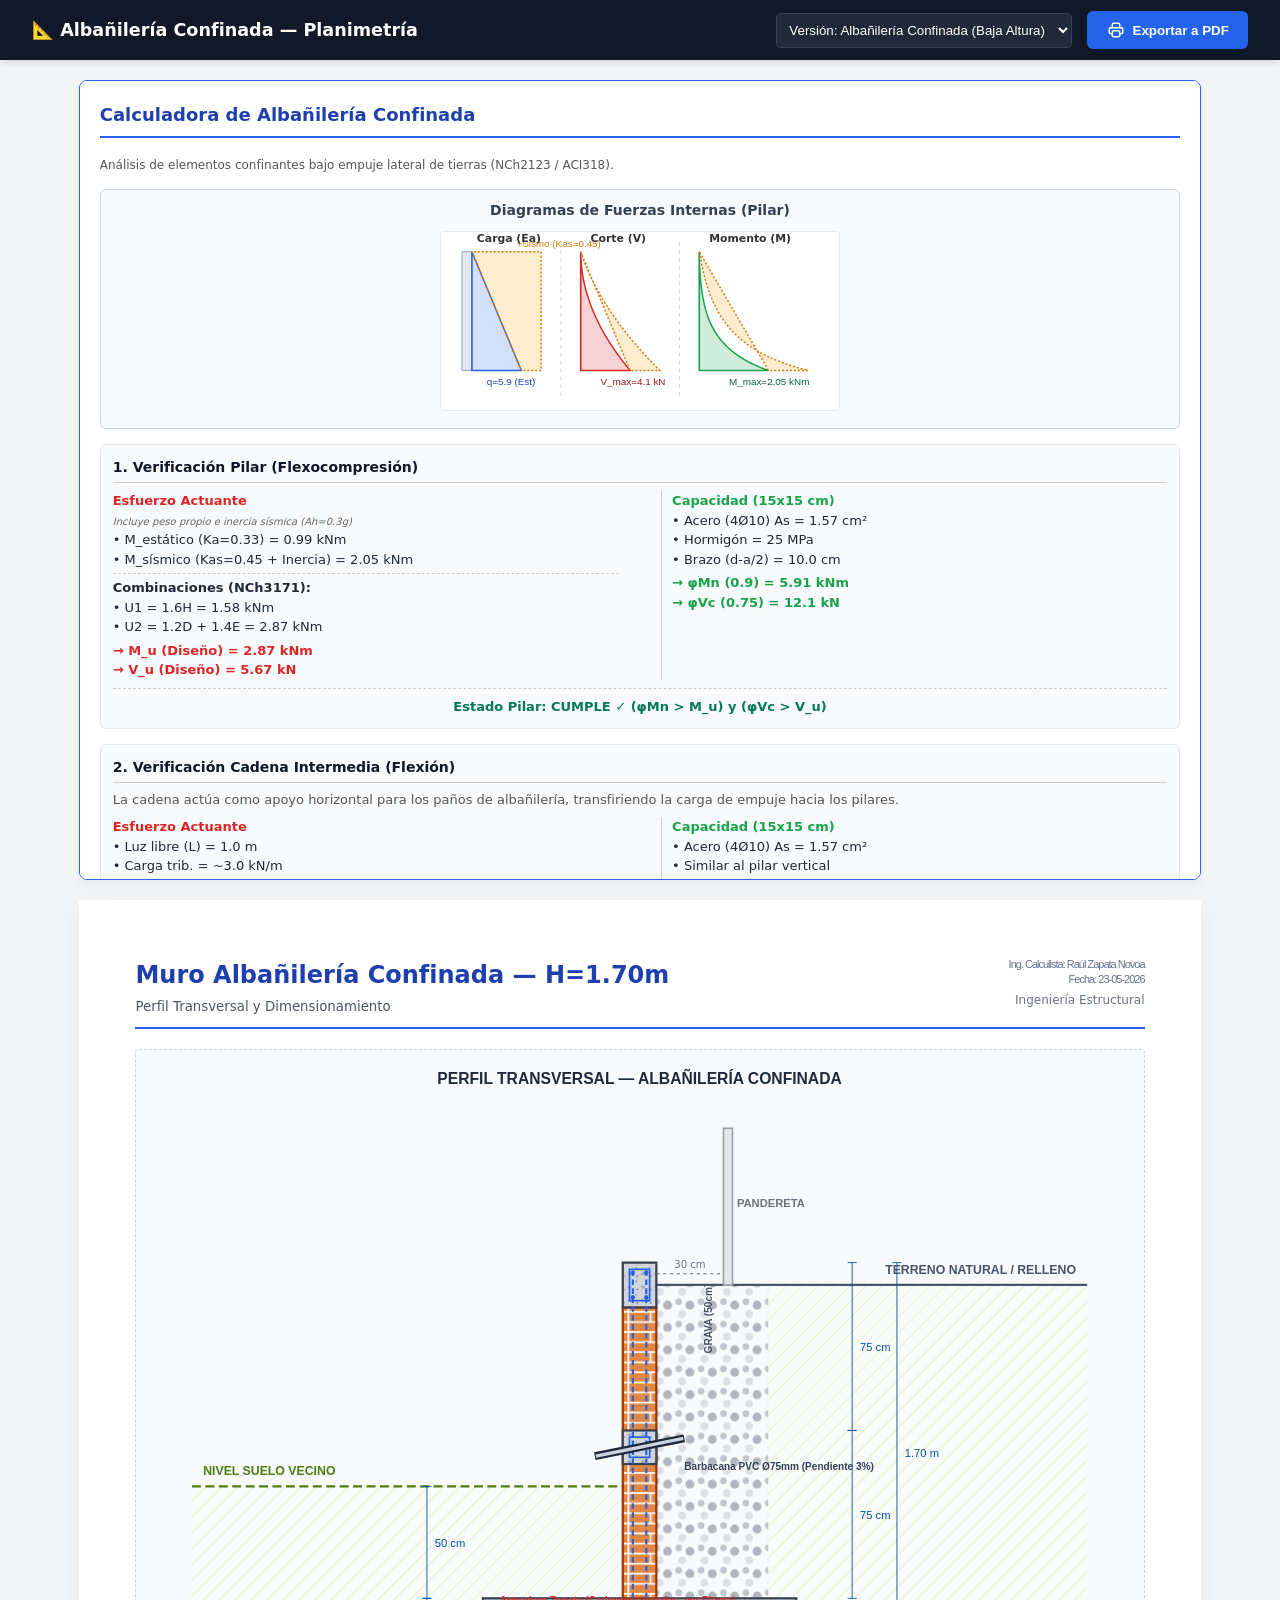
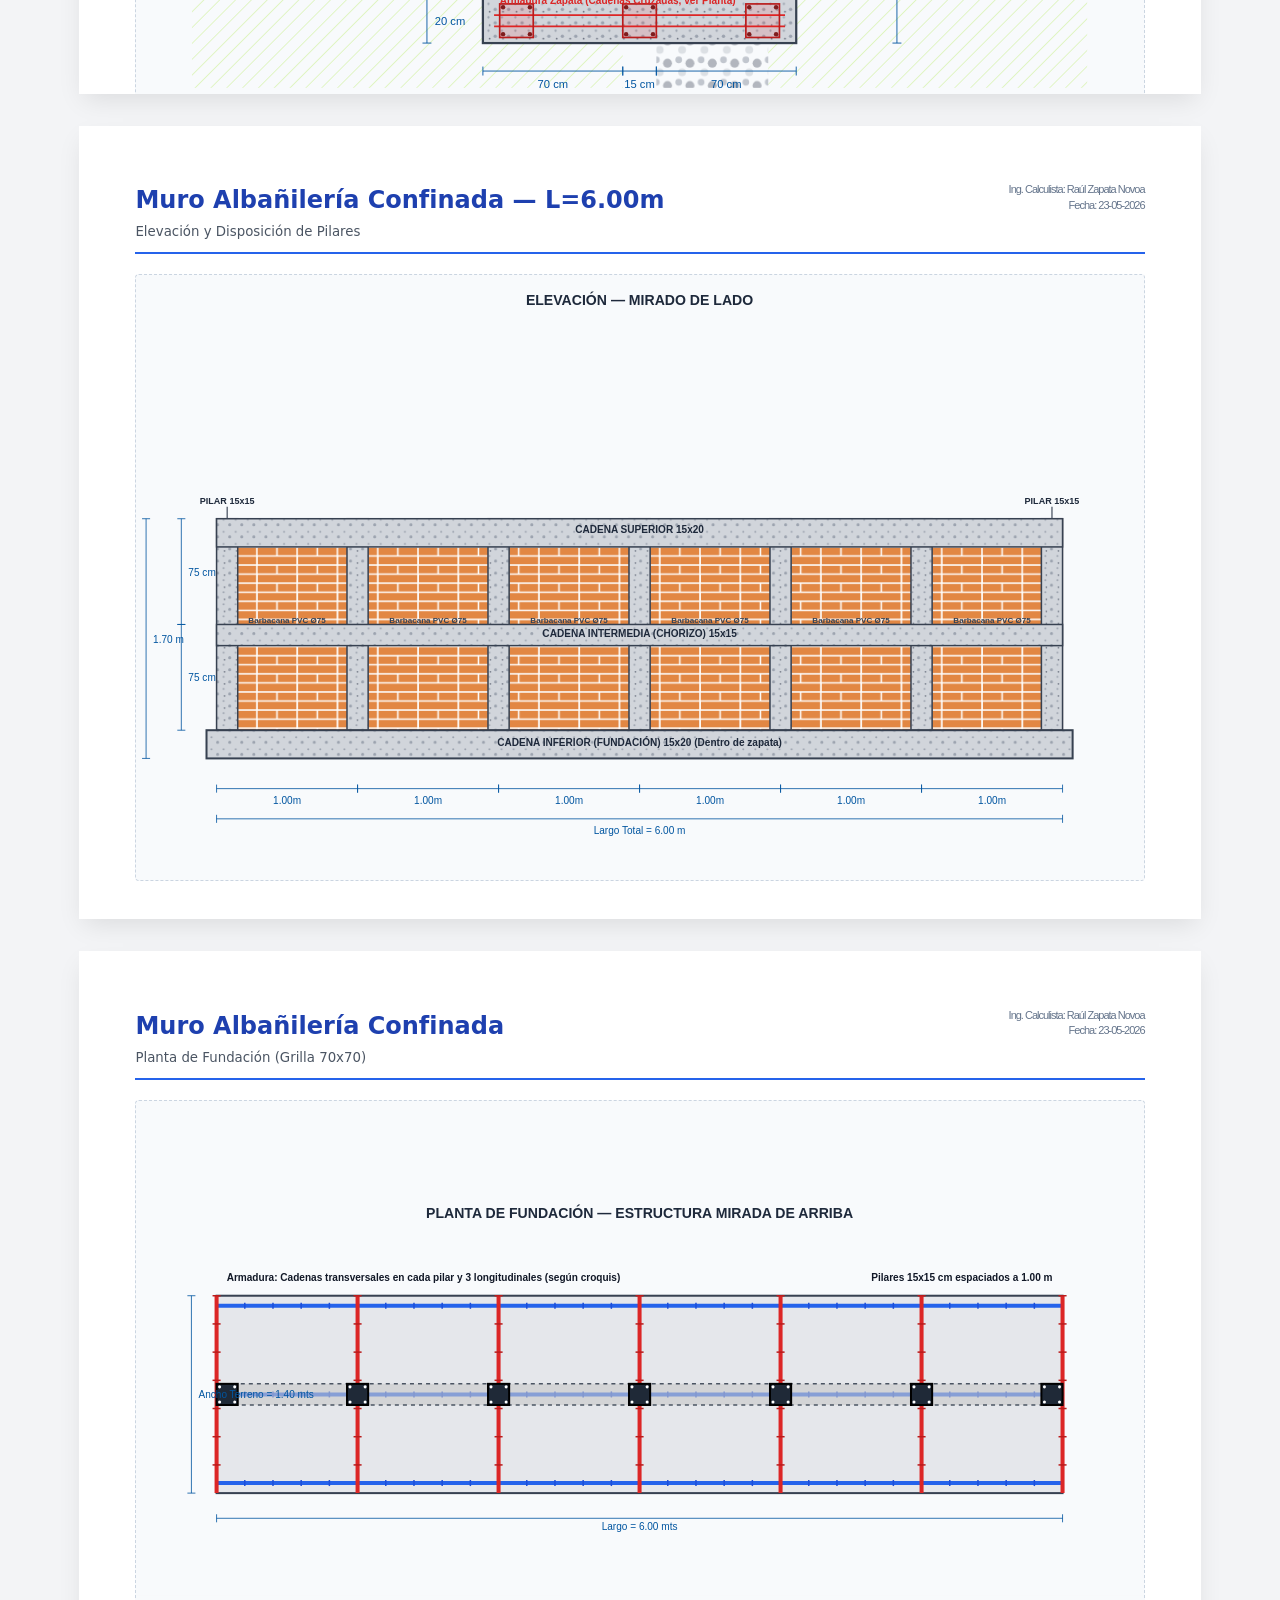
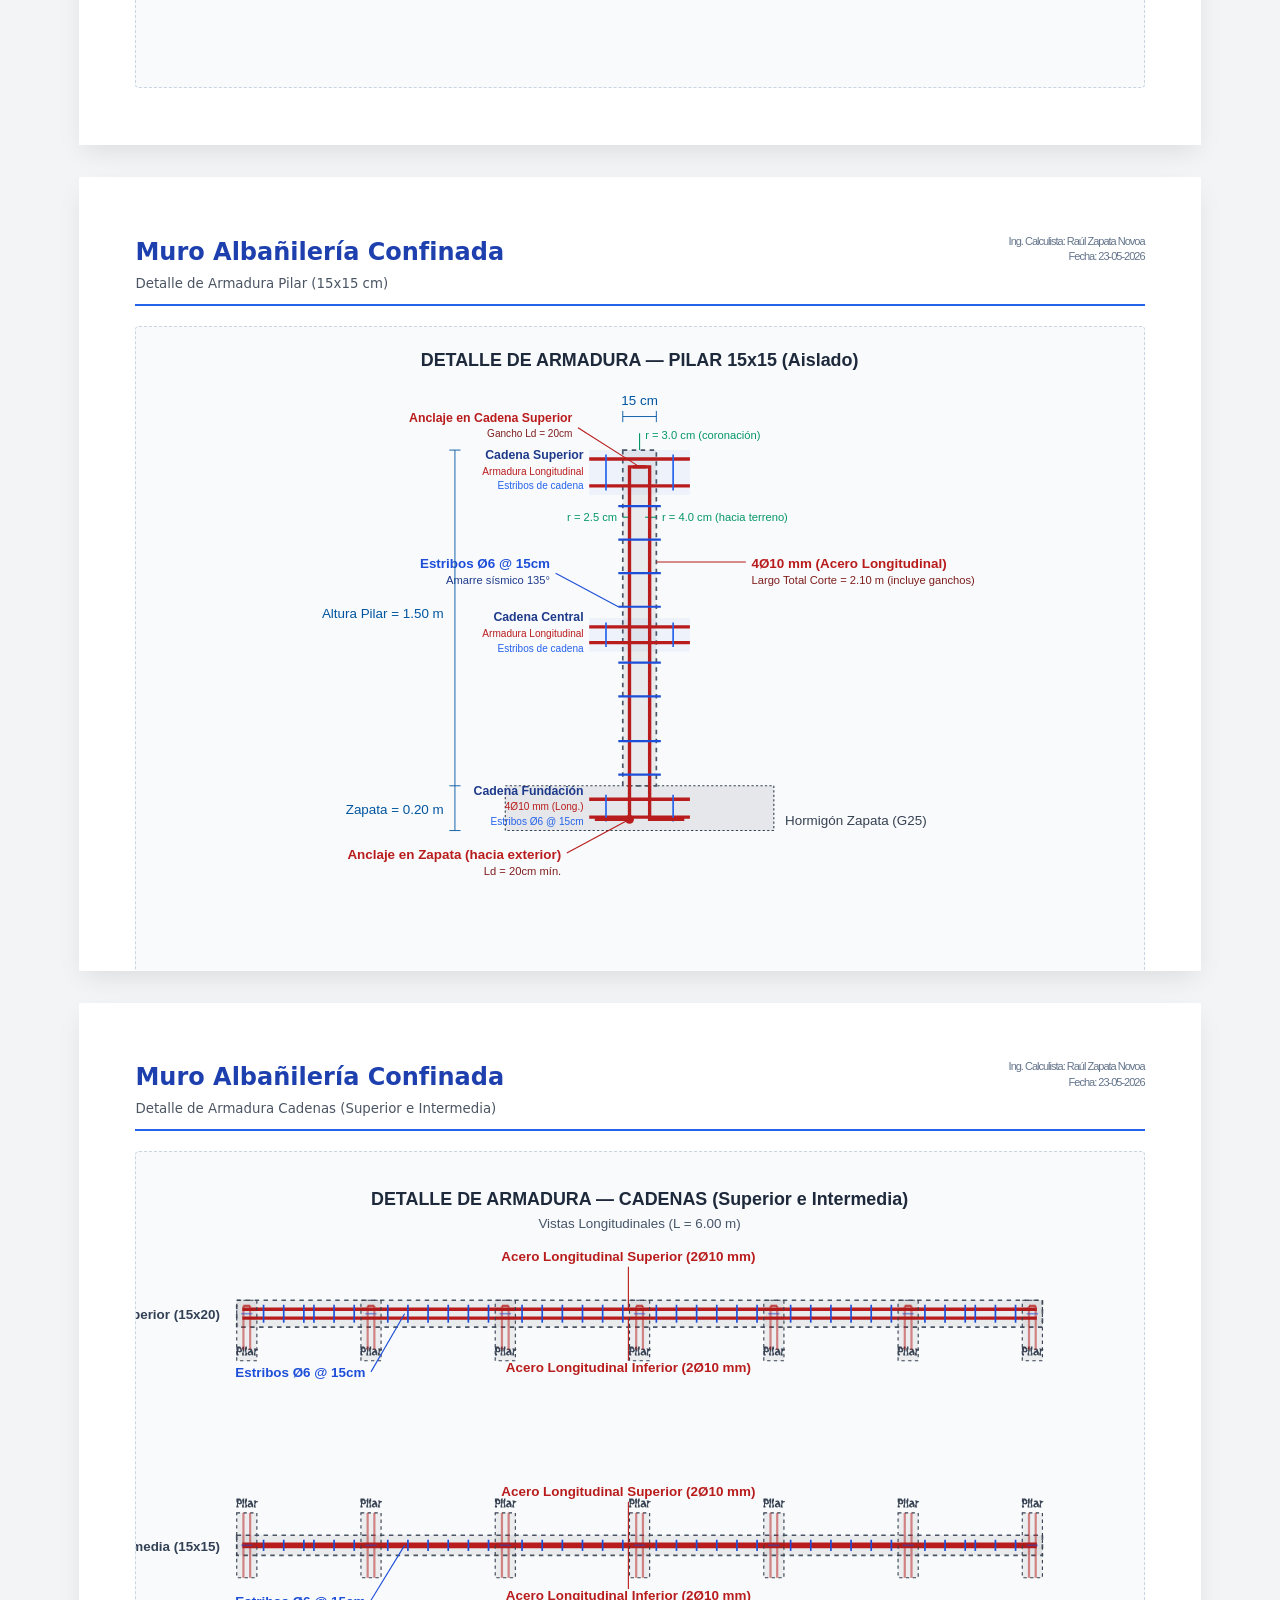
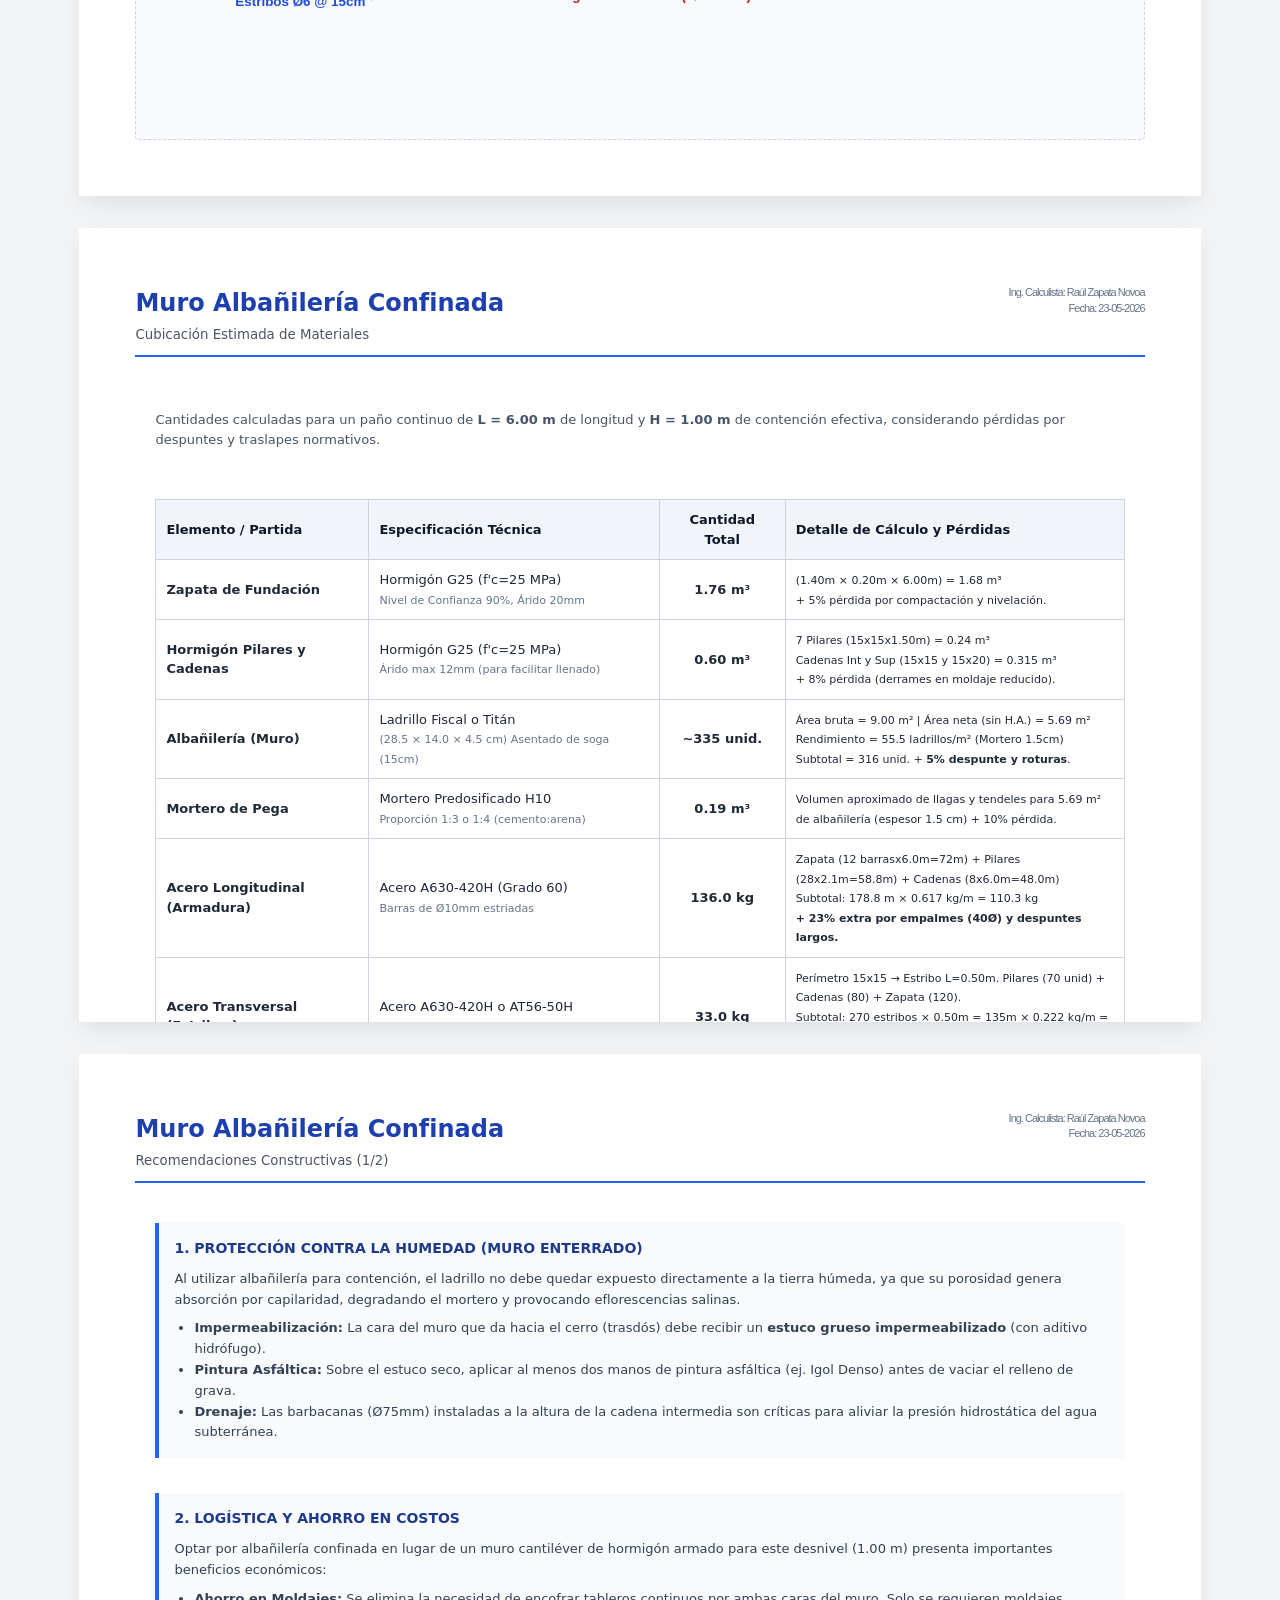
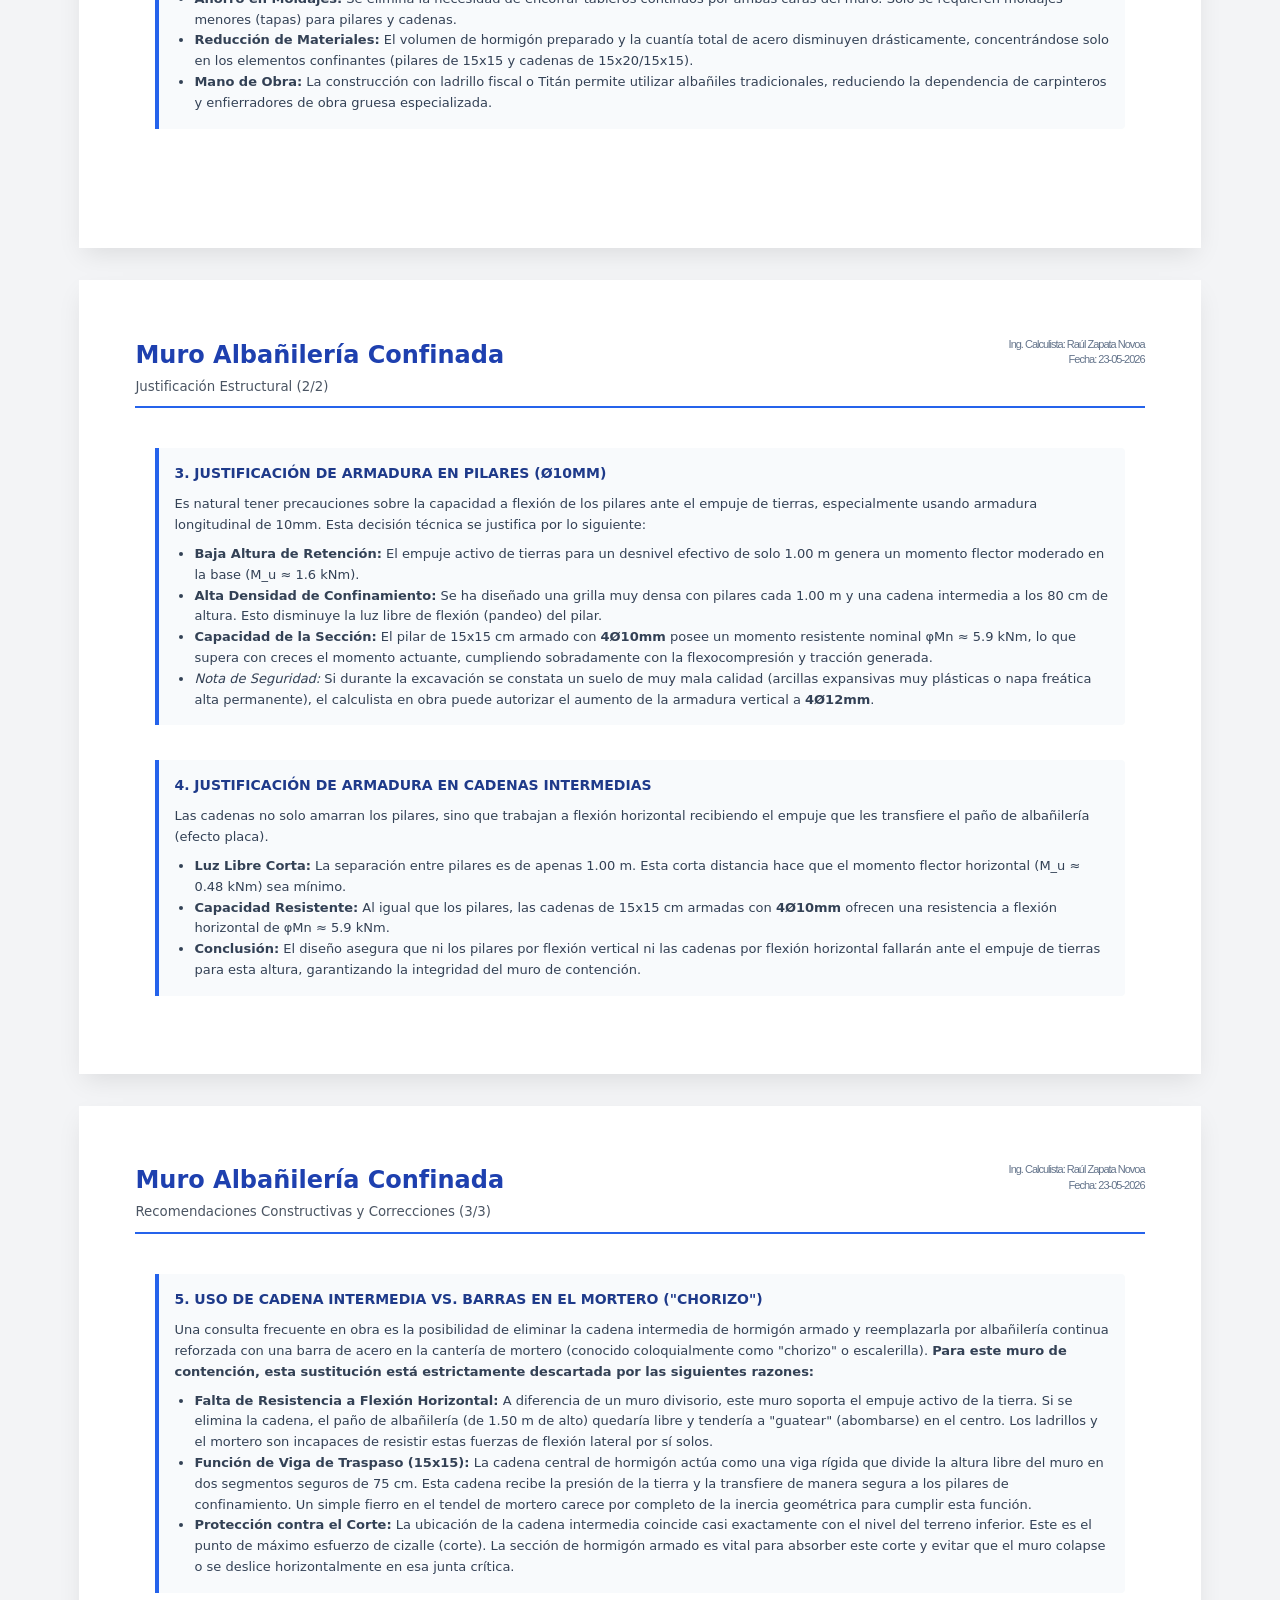
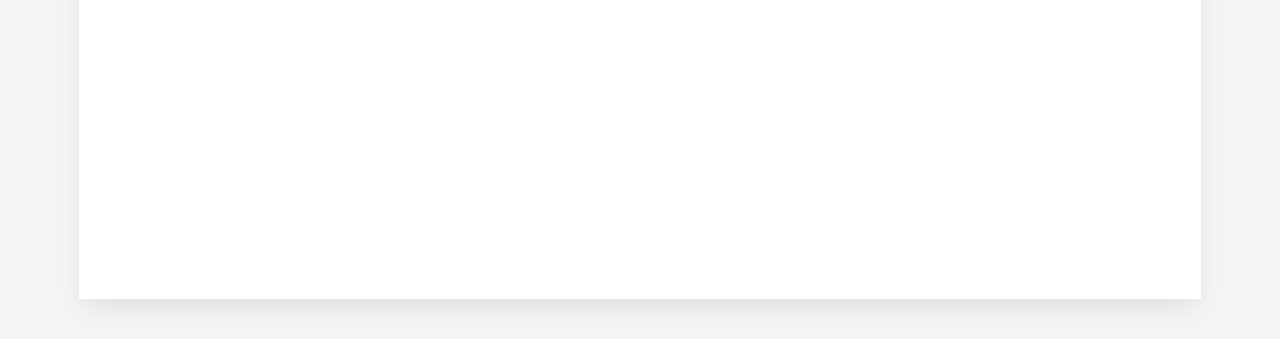
<file: muro-albanileria.html>
<!DOCTYPE html>
<html lang="es">
<head>
  <meta charset="UTF-8">
  <title>Muro Albañilería Confinada</title>
  <style>
    :root {
      --bg: #f3f4f6;
      --paper: #ffffff;
      --text: #1f2937;
      --border: #e5e7eb;
      --primary: #2563eb;
      --primary-dark: #1e40af;
      --accent: #d97706;
      --danger: #dc2626;
      --success: #16a34a;
    }
    
    * { box-sizing: border-box; }
    
    body {
      margin: 0;
      padding: 0;
      background: var(--bg);
      font-family: 'Inter', system-ui, -apple-system, sans-serif;
      color: var(--text);
      line-height: 1.5;
    }

    .toolbar {
      position: fixed;
      top: 0; left: 0; right: 0;
      height: 60px;
      background: #111827;
      color: white;
      display: flex;
      align-items: center;
      justify-content: space-between;
      padding: 0 2rem;
      z-index: 1000;
      box-shadow: 0 4px 6px -1px rgba(0,0,0,0.1);
    }

    .toolbar h1 {
      font-size: 1.1rem;
      font-weight: 600;
      margin: 0;
      display: flex;
      align-items: center;
      gap: 0.5rem;
    }

    .btn-export {
      background: var(--primary);
      color: white;
      border: none;
      padding: 0.6rem 1.2rem;
      border-radius: 6px;
      font-weight: 600;
      cursor: pointer;
      display: flex;
      align-items: center;
      gap: 0.5rem;
      transition: background 0.2s;
    }
    .btn-export:hover { background: var(--primary-dark); }

    .pages-container {
      margin-top: 80px;
      padding-bottom: 40px;
      display: flex;
      flex-direction: column;
      align-items: center;
      gap: 2rem;
    }

    .page {
      width: 297mm;
      height: 210mm;
      background: var(--paper);
      box-shadow: 0 10px 25px -5px rgba(0,0,0,0.1);
      position: relative;
      overflow: hidden;
      page-break-after: always;
    }

    .page-inner {
      padding: 15mm;
      width: 100%;
      height: 100%;
      display: flex;
      flex-direction: column;
    }

    .header {
      display: flex;
      justify-content: space-between;
      border-bottom: 2px solid var(--primary);
      padding-bottom: 10px;
      margin-bottom: 20px;
    }

    .header-left h2 { margin: 0; font-size: 18pt; color: var(--primary-dark); }
    .header-left p { margin: 4px 0 0; font-size: 10pt; color: #4b5563; }
    
    .header-right { text-align: right; }
    .header-right .logo { font-size: 16pt; font-weight: 900; color: #111; letter-spacing: -1px; }
    .header-right p { margin: 4px 0 0; font-size: 9pt; color: #6b7280; }

    .content {
      flex: 1;
      display: flex;
      flex-direction: column;
      gap: 15px;
    }

    .svg-container {
      flex: 1;
      display: flex;
      align-items: center;
      justify-content: center;
      border: 1px dashed #cbd5e1;
      background: #f8fafc;
      border-radius: 4px;
      overflow: hidden;
    }

    svg {
      max-width: 100%;
      max-height: 100%;
    }

    .panel-calculo {
      position: fixed;
      top: 80px;
      left: 20px;
      width: 340px;
      background: white;
      border-radius: 8px;
      box-shadow: 0 4px 20px rgba(0,0,0,0.15);
      border: 1px solid var(--primary);
      padding: 20px;
      overflow-y: auto;
      max-height: calc(100vh - 100px);
      z-index: 100;
    }

    @media print {
      body { background: white; }
      .toolbar { display: none; }
      .panel-calculo { display: none !important; }
      .pages-container { margin: 0; padding: 0; gap: 0; }
      .page { box-shadow: none; border: none; }
      .svg-container { border: none; background: transparent; }
    }

    @media (max-width: 1400px) {
      .panel-calculo {
        position: static;
        width: 100%;
        max-width: 297mm;
        margin: 80px auto 0;
        box-shadow: 0 4px 10px rgba(0,0,0,0.05);
      }
      .pages-container { margin-top: 20px; }
    }
  </style>
</head>
<body>
  <div class="toolbar">
    <h1>📐 Albañilería Confinada — Planimetría</h1>
    <div style="display:flex; align-items:center; gap:15px;">
      <select onchange="if(this.value) window.location.href=this.value" style="padding: 0.5rem; border-radius: 5px; background: #1f2937; color: white; border: 1px solid #374151; cursor: pointer; outline: none;">
        <option value="muro-albanileria.html" selected>Versión: Albañilería Confinada (Baja Altura)</option>
        <option value="muro-contencion.html">Versión: Hormigón Armado (Cantiléver)</option>
        <option value="index.html">Volver a Adosamiento</option>
      </select>
      <button class="btn-export" onclick="window.print()">
        <svg width="18" height="18" fill="none" stroke="currentColor" stroke-width="2" viewBox="0 0 24 24"><path d="M17 17h2a2 2 0 002-2v-4a2 2 0 00-2-2H5a2 2 0 00-2 2v4a2 2 0 002 2h2m2 4h6a2 2 0 002-2v-4a2 2 0 00-2-2H9a2 2 0 00-2 2v4a2 2 0 002 2zm8-12V5a2 2 0 00-2-2H9a2 2 0 00-2 2v4h10z"></path></svg>
        Exportar a PDF
      </button>
    </div>
  </div>

  <div class="panel-calculo no-print">
    <h3 style="margin-top:0; color:var(--primary-dark); font-size:18px; border-bottom:2px solid var(--primary); padding-bottom:8px;">Calculadora de Albañilería Confinada</h3>
    <p style="font-size:12px; color:#555; margin-bottom:15px;">Análisis de elementos confinantes bajo empuje lateral de tierras (NCh2123 / ACI318).</p>

    <!-- DIAGRAMAS SVG -->
    <div style="background:#f8fafc; border:1px solid #cbd5e1; border-radius:6px; padding:10px; margin-bottom:15px; text-align:center;">
      <h4 style="margin:0 0 10px 0; font-size:14px; color:#334155;">Diagramas de Fuerzas Internas (Pilar)</h4>
      <svg width="400" height="180" viewBox="0 0 400 180" style="background:#fff; border:1px solid #e2e8f0; border-radius:4px;">
        <!-- Muro -->
        <rect x="20" y="20" width="10" height="120" fill="#e2e8f0" stroke="#94a3b8"/>
        <!-- Triangulo Empuje Estatico -->
        <polygon points="30,20 30,140 80,140" fill="rgba(37,99,235,0.2)" stroke="#2563eb" stroke-width="1.5"/>
        <text x="45" y="155" font-size="10" fill="#1e40af" font-family="Arial">q=5.9 (Est)</text>
        <!-- Incremento Sismico -->
        <polygon points="80,140 30,20 100,20 100,140" fill="rgba(245,158,11,0.2)" stroke="#d97706" stroke-width="1.5" stroke-dasharray="2,2"/>
        <text x="75" y="15" font-size="10" fill="#d97706" font-family="Arial">+Sismo (Kas=0.45)</text>
        <text x="35" y="10" font-size="11" font-weight="bold" fill="#333">Carga (Ea)</text>
        
        <!-- Lineas divisoras -->
        <line x1="120" y1="10" x2="120" y2="170" stroke="#cbd5e1" stroke-dasharray="4,4"/>
        
        <!-- Eje Corte -->
        <line x1="140" y1="20" x2="140" y2="140" stroke="#94a3b8" stroke-width="1.5"/>
        <!-- Curva Parabola Corte -->
        <path d="M 140 20 Q 140 80 190 140 L 140 140 Z" fill="rgba(220,38,38,0.2)" stroke="#dc2626" stroke-width="1.5"/>
        <!-- Sismo Corte -->
        <path d="M 140 20 Q 160 80 220 140 L 190 140 Z" fill="rgba(245,158,11,0.2)" stroke="#d97706" stroke-width="1.5" stroke-dasharray="2,2"/>
        <text x="160" y="155" font-size="10" fill="#991b1b" font-family="Arial">V_max=4.1 kN</text>
        <text x="150" y="10" font-size="11" font-weight="bold" fill="#333">Corte (V)</text>

        <!-- Lineas divisoras -->
        <line x1="240" y1="10" x2="240" y2="170" stroke="#cbd5e1" stroke-dasharray="4,4"/>

        <!-- Eje Momento -->
        <line x1="260" y1="20" x2="260" y2="140" stroke="#94a3b8" stroke-width="1.5"/>
        <!-- Curva Cubica Momento -->
        <path d="M 260 20 C 260 80 270 120 330 140 L 260 140 Z" fill="rgba(22,163,74,0.2)" stroke="#16a34a" stroke-width="1.5"/>
        <!-- Sismo Momento -->
        <path d="M 260 20 C 270 80 290 120 370 140 L 330 140 Z" fill="rgba(245,158,11,0.2)" stroke="#d97706" stroke-width="1.5" stroke-dasharray="2,2"/>
        <text x="290" y="155" font-size="10" fill="#065f46" font-family="Arial">M_max=2.05 kNm</text>
        <text x="270" y="10" font-size="11" font-weight="bold" fill="#333">Momento (M)</text>
      </svg>
    </div>

    <!-- CÁLCULO PILARES -->
    <div style="background:#f8fafc; border:1px solid #e2e8f0; padding:12px; border-radius:6px; font-size:13px; margin-bottom:15px;">
      <b style="color:#0f172a; font-size:14px; border-bottom:1px solid #ccc; display:block; padding-bottom:4px; margin-bottom:8px;">1. Verificación Pilar (Flexocompresión)</b>
      <div style="display:flex; justify-content:space-between;">
        <div style="width:48%;">
          <b style="color:#dc2626;">Esfuerzo Actuante</b><br>
          <i style="font-size:10px; color:#666; line-height:1;">Incluye peso propio e inercia sísmica (Ah=0.3g)</i><br>
          • M_estático (Ka=0.33) = 0.99 kNm<br>
          • M_sísmico (Kas=0.45 + Inercia) = 2.05 kNm<br>
          <div style="margin-top:4px; border-top:1px dashed #ccc; padding-top:4px;">
            <b>Combinaciones (NCh3171):</b><br>
            • U1 = 1.6H = 1.58 kNm<br>
            • U2 = 1.2D + 1.4E = 2.87 kNm<br>
          </div>
          <span style="font-weight:bold; color:#dc2626; display:inline-block; margin-top:4px;">→ M_u (Diseño) = 2.87 kNm</span><br>
          <span style="font-weight:bold; color:#dc2626;">→ V_u (Diseño) = 5.67 kN</span>
        </div>
        <div style="width:48%; border-left:1px solid #ccc; padding-left:10px;">
          <b style="color:#16a34a;">Capacidad (15x15 cm)</b><br>
          • Acero (4Ø10) As = 1.57 cm²<br>
          • Hormigón = 25 MPa<br>
          • Brazo (d-a/2) = 10.0 cm<br>
          <span style="font-weight:bold; color:#16a34a; display:inline-block; margin-top:4px;">→ φMn (0.9) = 5.91 kNm</span><br>
          <span style="font-weight:bold; color:#16a34a;">→ φVc (0.75) = 12.1 kN</span>
        </div>
      </div>
      <div style="margin-top:8px; padding-top:8px; border-top:1px dashed #ccc; text-align:center;">
        <span style="color:#047857; font-weight:bold;">Estado Pilar: CUMPLE ✓ (φMn > M_u) y (φVc > V_u)</span>
      </div>
    </div>

    <!-- CÁLCULO CADENA -->
    <div style="background:#f8fafc; border:1px solid #e2e8f0; padding:12px; border-radius:6px; font-size:13px; margin-bottom:15px;">
      <b style="color:#0f172a; font-size:14px; border-bottom:1px solid #ccc; display:block; padding-bottom:4px; margin-bottom:8px;">2. Verificación Cadena Intermedia (Flexión)</b>
      <p style="margin:0 0 8px 0; color:#555; line-height:1.4;">La cadena actúa como apoyo horizontal para los paños de albañilería, transfiriendo la carga de empuje hacia los pilares.</p>
      <div style="display:flex; justify-content:space-between;">
        <div style="width:48%;">
          <b style="color:#dc2626;">Esfuerzo Actuante</b><br>
          • Luz libre (L) = 1.0 m<br>
          • Carga trib. = ~3.0 kN/m<br>
          • M_nom (qL²/10) = 0.30 kNm<br>
          <span style="font-weight:bold; color:#dc2626; display:inline-block; margin-top:4px;">→ M_u (1.6x) = 0.48 kNm</span>
        </div>
        <div style="width:48%; border-left:1px solid #ccc; padding-left:10px;">
          <b style="color:#16a34a;">Capacidad (15x15 cm)</b><br>
          • Acero (4Ø10) As = 1.57 cm²<br>
          • Similar al pilar vertical<br>
          <span style="font-weight:bold; color:#16a34a; display:inline-block; margin-top:4px;">→ φMn (0.9) = 5.91 kNm</span>
        </div>
      </div>
      <div style="margin-top:8px; padding-top:8px; border-top:1px dashed #ccc; text-align:center;">
        <span style="color:#047857; font-weight:bold;">Estado Cadena: CUMPLE ✓ (φMn > Mu)</span>
      </div>
    </div>
  </div>

  <div class="pages-container" id="app"></div>

  <script>
    // Parámetros Geométricos (según croquis)
    const g = {
      H_muro: 1.50,     // Altura total del muro (m)
      H_tierra: 0.50,   // Altura de tierra retenida (vecino) (m)
      B_zapata: 1.40,   // Ancho zapata (m)
      H_zapata: 0.20,   // Espesor zapata (m)
      t_muro: 0.15,     // Espesor muro albañilería (m)
      L_total: 6.00,    // Largo total (m)
      
      pilar_b: 0.15,    // Ancho pilar (m)
      pilar_h: 0.15,    // Largo pilar (m)
      pilar_s: 1.00,    // Separación entre pilares (m)
      
      cadena_inf_h: 0.20, // Altura cadena inferior (m)
      cadena_sup_h: 0.20, // Altura cadena superior (m)
      cadena_int_h: 0.15, // Altura cadena intermedia (m)
      cadena_int_y: 0.75  // Distancia desde cadena superior a intermedia (m)
    };

    function renderTransversal() {
      // SVG paramétrico: Perfil Transversal
      const w = 900, h = 650;
      const sc = 200; // Escala (px/m)
      
      const px0 = w/2 - (g.B_zapata*sc)/2;
      const pyBase = h - 120; // Subido para asegurar visibilidad de cotas inferiores
      const pyZapTop = pyBase - g.H_zapata*sc;
      
      // Muro centrado en zapata
      const xMuroL = px0 + (g.B_zapata*sc)/2 - (g.t_muro*sc)/2;
      const xMuroR = xMuroL + g.t_muro*sc;
      const yMuroTop = pyZapTop - g.H_muro*sc;
      
      const ySueloL = pyZapTop - g.H_tierra*sc; // Vecino (0.7m)
      // El relleno de grava llega hasta la mitad de la cadena superior
      const ySueloR = yMuroTop + (g.cadena_sup_h*sc)/2; 

      // Helper de cotas
      function dimH(x1, x2, y, txt, off=15) {
        const mid = (x1 + x2) / 2;
        return `<g stroke="#0055a0" stroke-width="0.8" fill="none">
          <line x1="${x1}" y1="${y}" x2="${x2}" y2="${y}"/>
          <line x1="${x1}" y1="${y-4}" x2="${x1}" y2="${y+4}"/>
          <line x1="${x2}" y1="${y-4}" x2="${x2}" y2="${y+4}"/>
        </g><text x="${mid}" y="${y+off}" text-anchor="middle" fill="#0055a0" font-size="10" font-family="Arial">${txt}</text>`;
      }
      function dimV(x, y1, y2, txt) {
        const mid = (y1 + y2) / 2;
        return `<g stroke="#0055a0" stroke-width="0.8" fill="none">
          <line x1="${x}" y1="${y1}" x2="${x}" y2="${y2}"/>
          <line x1="${x-4}" y1="${y1}" x2="${x+4}" y2="${y1}"/>
          <line x1="${x-4}" y1="${y2}" x2="${x+4}" y2="${y2}"/>
        </g><text x="${x+7}" y="${mid+4}" fill="#0055a0" font-size="10" font-family="Arial">${txt}</text>`;
      }

      return `<svg viewBox="0 0 ${w} ${h}">
        <defs>
          <pattern id="brick" patternUnits="userSpaceOnUse" width="40" height="18">
            <rect width="40" height="18" fill="#e28743" stroke="#fff" stroke-width="1.5"/>
            <line x1="20" y1="0" x2="20" y2="9" stroke="#fff" stroke-width="1.5"/>
            <line x1="0" y1="9" x2="40" y2="9" stroke="#fff" stroke-width="1.5"/>
            <line x1="0" y1="9" x2="0" y2="18" stroke="#fff" stroke-width="1.5"/>
          </pattern>
          <pattern id="concrete" patternUnits="userSpaceOnUse" width="12" height="12">
            <rect width="12" height="12" fill="#d1d5db"/>
            <circle cx="3" cy="3" r="1" fill="#9ca3af"/>
            <circle cx="9" cy="8" r="1.5" fill="#9ca3af"/>
            <circle cx="4" cy="10" r="0.8" fill="#6b7280"/>
          </pattern>
          <pattern id="gravel" patternUnits="userSpaceOnUse" width="20" height="20">
            <circle cx="5" cy="5" r="3" fill="#9ca3af" opacity="0.6"/>
            <circle cx="15" cy="8" r="4" fill="#6b7280" opacity="0.5"/>
            <circle cx="8" cy="16" r="3.5" fill="#d1d5db" opacity="0.7"/>
          </pattern>
          <pattern id="soil" patternUnits="userSpaceOnUse" width="10" height="10" patternTransform="rotate(45)">
            <line x1="0" y1="0" x2="0" y2="10" stroke="#a3e635" stroke-width="1" opacity="0.5"/>
          </pattern>
        </defs>
        
        <rect width="${w}" height="${h}" fill="#f8fafc"/>
        
        <!-- Suelo Vecino (izq) -->
        <rect x="50" y="${ySueloL}" width="${xMuroL-50}" height="${pyBase+40-ySueloL}" fill="url(#soil)"/>
        <line x1="50" y1="${ySueloL}" x2="${xMuroL}" y2="${ySueloL}" stroke="#4d7c0f" stroke-width="2" stroke-dasharray="8,4"/>
        <text x="60" y="${ySueloL - 10}" fill="#4d7c0f" font-family="Arial" font-size="11" font-weight="bold">NIVEL SUELO VECINO</text>
        
        <!-- Relleno (der) - Solo 50cm de grava, resto terreno natural -->
        <!-- Terreno natural a la derecha de la grava -->
        <rect x="${xMuroR + 0.50*sc}" y="${ySueloR}" width="${w-(xMuroR+0.50*sc)-50}" height="${pyBase+40-ySueloR}" fill="url(#soil)"/>
        <!-- Grava (50cm pegada al muro) -->
        <rect x="${xMuroR}" y="${ySueloR}" width="${0.50*sc}" height="${pyBase+40-ySueloR}" fill="url(#gravel)"/>
        <line x1="${xMuroR}" y1="${ySueloR}" x2="${w-50}" y2="${ySueloR}" stroke="#475569" stroke-width="2"/>
        <text x="${w-60}" y="${ySueloR - 10}" fill="#475569" text-anchor="end" font-family="Arial" font-size="11" font-weight="bold">TERRENO NATURAL / RELLENO</text>
        <text x="${xMuroR + 0.25*sc}" y="${ySueloR + 30}" fill="#475569" text-anchor="middle" font-family="Arial" font-size="9" font-weight="bold" transform="rotate(-90 ${xMuroR + 0.25*sc} ${ySueloR + 30})">GRAVA (50cm)</text>
        
        <!-- Zapata -->
        <rect x="${px0}" y="${pyZapTop}" width="${g.B_zapata*sc}" height="${g.H_zapata*sc}" fill="url(#concrete)" stroke="#374151" stroke-width="2"/>
        <!-- Armadura Zapata (Cadenas Cruzadas) -->
        <line x1="${px0+10}" y1="${pyBase-25}" x2="${px0+g.B_zapata*sc-10}" y2="${pyBase-25}" stroke="#dc2626" stroke-width="1.5"/>
        <line x1="${px0+10}" y1="${pyBase-15}" x2="${px0+g.B_zapata*sc-10}" y2="${pyBase-15}" stroke="#dc2626" stroke-width="1.5"/>
        
        <!-- Cadena Longitudinal Izquierda -->
        <rect x="${px0+15}" y="${pyBase-35}" width="30" height="30" fill="rgba(255,0,0,0.1)" stroke="#b91c1c" stroke-width="1.5"/>
        <circle cx="${px0+18}" cy="${pyBase-32}" r="2" fill="#7f1d1d"/>
        <circle cx="${px0+42}" cy="${pyBase-32}" r="2" fill="#7f1d1d"/>
        <circle cx="${px0+18}" cy="${pyBase-8}" r="2" fill="#7f1d1d"/>
        <circle cx="${px0+42}" cy="${pyBase-8}" r="2" fill="#7f1d1d"/>
        
        <!-- Cadena Longitudinal Centro -->
        <rect x="${px0+g.B_zapata*sc/2-15}" y="${pyBase-35}" width="30" height="30" fill="rgba(255,0,0,0.1)" stroke="#b91c1c" stroke-width="1.5"/>
        <circle cx="${px0+g.B_zapata*sc/2-12}" cy="${pyBase-32}" r="2" fill="#7f1d1d"/>
        <circle cx="${px0+g.B_zapata*sc/2+12}" cy="${pyBase-32}" r="2" fill="#7f1d1d"/>
        <circle cx="${px0+g.B_zapata*sc/2-12}" cy="${pyBase-8}" r="2" fill="#7f1d1d"/>
        <circle cx="${px0+g.B_zapata*sc/2+12}" cy="${pyBase-8}" r="2" fill="#7f1d1d"/>
        
        <!-- Cadena Longitudinal Derecha -->
        <rect x="${px0+g.B_zapata*sc-45}" y="${pyBase-35}" width="30" height="30" fill="rgba(255,0,0,0.1)" stroke="#b91c1c" stroke-width="1.5"/>
        <circle cx="${px0+g.B_zapata*sc-42}" cy="${pyBase-32}" r="2" fill="#7f1d1d"/>
        <circle cx="${px0+g.B_zapata*sc-18}" cy="${pyBase-32}" r="2" fill="#7f1d1d"/>
        <circle cx="${px0+g.B_zapata*sc-42}" cy="${pyBase-8}" r="2" fill="#7f1d1d"/>
        <circle cx="${px0+g.B_zapata*sc-18}" cy="${pyBase-8}" r="2" fill="#7f1d1d"/>

        <text x="${px0+15}" y="${pyBase-g.H_zapata*sc+5}" fill="#dc2626" font-family="Arial" font-size="9" font-weight="bold">Armadura Zapata (Cadenas Cruzadas, ver Planta)</text>
        
        <!-- Albañilería (Muro) -->
        <rect x="${xMuroL}" y="${yMuroTop + g.cadena_sup_h*sc}" width="${g.t_muro*sc}" height="${(g.H_muro - g.cadena_sup_h)*sc}" fill="url(#brick)" stroke="#9a3412" stroke-width="2"/>
        
        <!-- Cadena Superior -->
        <rect x="${xMuroL}" y="${yMuroTop}" width="${g.t_muro*sc}" height="${g.cadena_sup_h*sc}" fill="url(#concrete)" stroke="#374151" stroke-width="2"/>
        <!-- Armadura Cadena Sup -->
        <rect x="${xMuroL+6}" y="${yMuroTop+6}" width="${g.t_muro*sc-12}" height="${g.cadena_sup_h*sc-12}" fill="none" stroke="#2563eb" stroke-width="1.5"/>
        <circle cx="${xMuroL+9}" cy="${yMuroTop+9}" r="2" fill="#2563eb"/><circle cx="${xMuroR-9}" cy="${yMuroTop+9}" r="2" fill="#2563eb"/>
        <circle cx="${xMuroL+9}" cy="${yMuroTop+g.cadena_sup_h*sc-9}" r="2" fill="#2563eb"/><circle cx="${xMuroR-9}" cy="${yMuroTop+g.cadena_sup_h*sc-9}" r="2" fill="#2563eb"/>
        
        <!-- Cadena Intermedia (Chorizo) a 75cm de arriba -->
        <rect x="${xMuroL}" y="${yMuroTop + g.cadena_int_y*sc}" width="${g.t_muro*sc}" height="${g.cadena_int_h*sc}" fill="url(#concrete)" stroke="#374151" stroke-width="2"/>
        <!-- Armadura Cadena Int -->
        <rect x="${xMuroL+6}" y="${yMuroTop + g.cadena_int_y*sc + 6}" width="${g.t_muro*sc-12}" height="${g.cadena_int_h*sc-12}" fill="none" stroke="#2563eb" stroke-width="1.5"/>
        
        <!-- Pilar/Armadura Vertical -->
        <line x1="${xMuroL+9}" y1="${pyZapTop}" x2="${xMuroL+9}" y2="${yMuroTop+5}" stroke="#2563eb" stroke-width="2" stroke-dasharray="5,3"/>
        <line x1="${xMuroR-9}" y1="${pyZapTop}" x2="${xMuroR-9}" y2="${yMuroTop+5}" stroke="#2563eb" stroke-width="2" stroke-dasharray="5,3"/>

        <!-- Pandereta -->
        <rect x="${xMuroR + 0.30*sc}" y="${ySueloR - 140}" width="8" height="140" fill="#e5e7eb" stroke="#9ca3af" stroke-width="1.5"/>
        <text x="${xMuroR + 0.30*sc + 12}" y="${ySueloR - 70}" fill="#6b7280" font-family="Arial" font-size="10" font-weight="bold">PANDERETA</text>
        <line x1="${xMuroR}" y1="${ySueloR - 10}" x2="${xMuroR + 0.30*sc}" y2="${ySueloR - 10}" stroke="#6b7280" stroke-width="1" stroke-dasharray="3,3"/>
        <text x="${xMuroR + 0.15*sc}" y="${ySueloR - 15}" text-anchor="middle" font-size="9" fill="#6b7280">30 cm</text>
        
        <!-- Barbacana (Drenaje) con pendiente de derecha (alto) a izquierda (bajo) a traves de cadena int -->
        <line x1="${xMuroL - 25}" y1="${yMuroTop + g.cadena_int_y*sc + (g.cadena_int_h*sc)/2 + 8}" x2="${xMuroR + 25}" y2="${yMuroTop + g.cadena_int_y*sc + (g.cadena_int_h*sc)/2 - 8}" stroke="#1e293b" stroke-width="7"/>
        <line x1="${xMuroL - 24}" y1="${yMuroTop + g.cadena_int_y*sc + (g.cadena_int_h*sc)/2 + 8}" x2="${xMuroR + 24}" y2="${yMuroTop + g.cadena_int_y*sc + (g.cadena_int_h*sc)/2 - 8}" stroke="#cbd5e1" stroke-width="3"/>
        <text x="${xMuroR + 25}" y="${yMuroTop + g.cadena_int_y*sc + (g.cadena_int_h*sc)/2 + 20}" fill="#334155" font-family="Arial" font-size="9" font-weight="bold">Barbacana PVC Ø75mm (Pendiente 3%)</text>
        
        <!-- Cotas Horizontales -->
        ${dimH(px0, xMuroL, pyBase+25, '70 cm')}
        ${dimH(xMuroL, xMuroR, pyBase+25, '15 cm')}
        ${dimH(xMuroR, px0 + g.B_zapata*sc, pyBase+25, '70 cm')}
        ${dimH(px0, px0 + g.B_zapata*sc, pyBase+55, '1.40 m')}
        
        <!-- Cotas Verticales -->
        ${dimV(px0-50, pyZapTop, ySueloL, '50 cm')}
        ${dimV(px0-50, pyZapTop, pyBase, '20 cm')}
        ${dimV(px0+g.B_zapata*sc+50, yMuroTop+g.cadena_int_y*sc, pyZapTop, '75 cm')}
        ${dimV(px0+g.B_zapata*sc+50, yMuroTop, yMuroTop+g.cadena_int_y*sc, '75 cm')}
        ${dimV(px0+g.B_zapata*sc+90, yMuroTop, pyBase, '1.70 m')}
        
        <text x="${w/2}" y="30" text-anchor="middle" font-family="Arial" font-size="14" font-weight="bold" fill="#1e293b">PERFIL TRANSVERSAL — ALBAÑILERÍA CONFINADA</text>
      </svg>`;
    }

    function renderElevacion() {
      const w = 1000, h = 600;
      const sc = 140; // Escala (px/m) para que quepan los 6m
      
      const px0 = w/2 - (g.L_total*sc)/2;
      const pyBase = h - 120;
      const pyZapTop = pyBase - g.H_zapata*sc;
      const pyMuroTop = pyZapTop - g.H_muro*sc;
      
      // Función para cotas
      function dimH(x1, x2, y, txt, off=15) {
        const mid = (x1 + x2) / 2;
        return `<g stroke="#0055a0" stroke-width="0.8" fill="none">
          <line x1="${x1}" y1="${y}" x2="${x2}" y2="${y}"/>
          <line x1="${x1}" y1="${y-4}" x2="${x1}" y2="${y+4}"/>
          <line x1="${x2}" y1="${y-4}" x2="${x2}" y2="${y+4}"/>
        </g><text x="${mid}" y="${y+off}" text-anchor="middle" fill="#0055a0" font-size="10" font-family="Arial">${txt}</text>`;
      }
      function dimV(x, y1, y2, txt) {
        const mid = (y1 + y2) / 2;
        return `<g stroke="#0055a0" stroke-width="0.8" fill="none">
          <line x1="${x}" y1="${y1}" x2="${x}" y2="${y2}"/>
          <line x1="${x-4}" y1="${y1}" x2="${x+4}" y2="${y1}"/>
          <line x1="${x-4}" y1="${y2}" x2="${x+4}" y2="${y2}"/>
        </g><text x="${x+7}" y="${mid+4}" fill="#0055a0" font-size="10" font-family="Arial">${txt}</text>`;
      }

      // Generar pilares
      const numPilares = Math.floor(g.L_total / g.pilar_s) + 1;
      let pilaresSVG = '';
      let cotasSVG = '';
      
      for(let i=0; i<numPilares; i++) {
        const xP = px0 + i * g.pilar_s * sc;
        // Pilar de 15x15
        const pW = g.pilar_b * sc;
        // Compensamos el ancho para que queden centrados en los ejes, excepto los bordes que van a filo
        let xDraw = xP - pW/2;
        if(i === 0) xDraw = px0; // Filo izquierdo
        if(i === numPilares - 1) xDraw = px0 + g.L_total*sc - pW; // Filo derecho
        
        pilaresSVG += `<rect x="${xDraw}" y="${pyMuroTop}" width="${pW}" height="${g.H_muro*sc}" fill="url(#concrete)" stroke="#374151" stroke-width="1.5"/>`;
        
        // Etiqueta pilar (sólo en el primero y último para no saturar)
        if(i===0 || i===numPilares-1) {
          pilaresSVG += `<text x="${xDraw+pW/2}" y="${pyMuroTop - 15}" fill="#1e293b" font-family="Arial" font-size="9" text-anchor="middle" font-weight="bold">PILAR 15x15</text>
          <line x1="${xDraw+pW/2}" y1="${pyMuroTop-12}" x2="${xDraw+pW/2}" y2="${pyMuroTop}" stroke="#1e293b" stroke-width="1"/>`;
        }
        
        if (i < numPilares - 1) {
          cotasSVG += dimH(xP, xP + g.pilar_s*sc, pyBase + 30, '1.00m');
          
          // Barbacana en el centro del paño, altura de cadena intermedia
          const cx = xP + (g.pilar_s*sc)/2;
          const cy = pyMuroTop + g.cadena_int_y*sc + (g.cadena_int_h*sc)/2;
          pilaresSVG += `<circle cx="${cx}" cy="${cy}" r="6" fill="#1e293b" stroke="#94a3b8" stroke-width="2"/>`;
          pilaresSVG += `<text x="${cx}" y="${cy - 12}" text-anchor="middle" fill="#334155" font-family="Arial" font-size="8" font-weight="bold">Barbacana PVC Ø75</text>`;
        }
      }

      // Dibujar paños de albañilería detrás de las cadenas/pilares (fondo)
      const brickFill = `<rect x="${px0}" y="${pyMuroTop}" width="${g.L_total*sc}" height="${g.H_muro*sc}" fill="url(#brick)" stroke="#9a3412" stroke-width="1"/>`;

      return `<svg viewBox="0 0 ${w} ${h}">
        <!-- Defs se reutilizan de transversal en el DOM, o las redefinimos aquí si el SVG es independiente -->
        <defs>
          <pattern id="brick2" patternUnits="userSpaceOnUse" width="40" height="18">
            <rect width="40" height="18" fill="#e28743" stroke="#fff" stroke-width="1.5"/>
            <line x1="20" y1="0" x2="20" y2="9" stroke="#fff" stroke-width="1.5"/>
            <line x1="0" y1="9" x2="40" y2="9" stroke="#fff" stroke-width="1.5"/>
            <line x1="0" y1="9" x2="0" y2="18" stroke="#fff" stroke-width="1.5"/>
          </pattern>
          <pattern id="concrete2" patternUnits="userSpaceOnUse" width="12" height="12">
            <rect width="12" height="12" fill="#d1d5db"/>
            <circle cx="3" cy="3" r="1" fill="#9ca3af"/>
            <circle cx="9" cy="8" r="1.5" fill="#9ca3af"/>
          </pattern>
        </defs>

        <!-- Albañilería de fondo -->
        ${brickFill}
        
        <!-- Pilares -->
        ${pilaresSVG}
        
        <!-- Cadena Superior 15x20 -->
        <rect x="${px0}" y="${pyMuroTop}" width="${g.L_total*sc}" height="${g.cadena_sup_h*sc}" fill="url(#concrete2)" stroke="#374151" stroke-width="1.5"/>
        <text x="${px0 + g.L_total*sc/2}" y="${pyMuroTop + 14}" fill="#1e293b" font-family="Arial" font-size="10" text-anchor="middle" font-weight="bold">CADENA SUPERIOR 15x20</text>
        
        <!-- Cadena Intermedia 15x15 (Chorizo) -->
        <rect x="${px0}" y="${pyMuroTop + g.cadena_int_y*sc}" width="${g.L_total*sc}" height="${g.cadena_int_h*sc}" fill="url(#concrete2)" stroke="#374151" stroke-width="1.5"/>
        <text x="${px0 + g.L_total*sc/2}" y="${pyMuroTop + g.cadena_int_y*sc + 12}" fill="#1e293b" font-family="Arial" font-size="10" text-anchor="middle" font-weight="bold">CADENA INTERMEDIA (CHORIZO) 15x15</text>
        
        <!-- Cadena Inferior (Base) 15x20 (Representada asomando o como zapata visible) -->
        <rect x="${px0 - 10}" y="${pyZapTop}" width="${g.L_total*sc + 20}" height="${g.H_zapata*sc}" fill="url(#concrete2)" stroke="#374151" stroke-width="2"/>
        <text x="${px0 + g.L_total*sc/2}" y="${pyZapTop + 16}" fill="#1e293b" font-family="Arial" font-size="10" text-anchor="middle" font-weight="bold">CADENA INFERIOR (FUNDACIÓN) 15x20 (Dentro de zapata)</text>
        
        <!-- Cotas -->
        ${cotasSVG}
        ${dimH(px0, px0 + g.L_total*sc, pyBase + 60, 'Largo Total = 6.00 m')}
        
        ${dimV(px0 - 35, pyMuroTop + g.cadena_int_y*sc, pyZapTop, '75 cm')}
        ${dimV(px0 - 35, pyMuroTop, pyMuroTop + g.cadena_int_y*sc, '75 cm')}
        ${dimV(px0 - 70, pyMuroTop, pyBase, '1.70 m')}
        
        <text x="${w/2}" y="30" text-anchor="middle" font-family="Arial" font-size="14" font-weight="bold" fill="#1e293b">ELEVACIÓN — MIRADO DE LADO</text>
      </svg>`;
    }

    function renderPlanta() {
      const w = 1000, h = 400;
      const sc = 140; // Escala (px/m)
      
      const px0 = w/2 - (g.L_total*sc)/2;
      const py0 = h/2 - (g.B_zapata*sc)/2;
      
      const numPilares = Math.floor(g.L_total / g.pilar_s) + 1;
      
      let gridSVG = '';
      
      // Dibujar cadenas longitudinales (ejes de la zapata)
      // El esquema a mano muestra 3 líneas longitudinales a lo largo de los 6m.
      const yL_top = py0 + 10;
      const yL_mid = py0 + (g.B_zapata*sc)/2;
      const yL_bot = py0 + g.B_zapata*sc - 10;
      
      gridSVG += `<line x1="${px0}" y1="${yL_top}" x2="${px0 + g.L_total*sc}" y2="${yL_top}" stroke="#2563eb" stroke-width="4"/>`;
      gridSVG += `<line x1="${px0}" y1="${yL_mid}" x2="${px0 + g.L_total*sc}" y2="${yL_mid}" stroke="#2563eb" stroke-width="4"/>`;
      gridSVG += `<line x1="${px0}" y1="${yL_bot}" x2="${px0 + g.L_total*sc}" y2="${yL_bot}" stroke="#2563eb" stroke-width="4"/>`;
      // Estribos/escalerilla para las cadenas longitudinales
      for(let j=0; j<g.L_total*5; j++) {
        const xEst = px0 + j*(sc/5);
        gridSVG += `<line x1="${xEst}" y1="${yL_top-3}" x2="${xEst}" y2="${yL_top+3}" stroke="#1d4ed8" stroke-width="1.5"/>`;
        gridSVG += `<line x1="${xEst}" y1="${yL_mid-3}" x2="${xEst}" y2="${yL_mid+3}" stroke="#1d4ed8" stroke-width="1.5"/>`;
        gridSVG += `<line x1="${xEst}" y1="${yL_bot-3}" x2="${xEst}" y2="${yL_bot+3}" stroke="#1d4ed8" stroke-width="1.5"/>`;
      }

      // Dibujar cadenas transversales (saliendo de los pilares hacia los bordes)
      for(let i=0; i<numPilares; i++) {
        const xP = px0 + i * g.pilar_s * sc;
        gridSVG += `<line x1="${xP}" y1="${py0}" x2="${xP}" y2="${py0 + g.B_zapata*sc}" stroke="#dc2626" stroke-width="4"/>`;
        // Estribos/escalerilla de las cadenas transversales
        for(let j=0; j<g.B_zapata*5; j++) {
          const yEst = py0 + j*(sc/5);
          gridSVG += `<line x1="${xP-4}" y1="${yEst}" x2="${xP+4}" y2="${yEst}" stroke="#b91c1c" stroke-width="1.5"/>`;
        }
      }

      // Pilares (Mirados desde arriba)
      let pilaresSVG = '';
      const pW = g.pilar_b * sc;
      const pH = g.pilar_h * sc;
      // Posición Y central
      const yP = h/2 - pH/2;

      for(let i=0; i<numPilares; i++) {
        const xP = px0 + i * g.pilar_s * sc;
        let xDraw = xP - pW/2;
        if(i === 0) xDraw = px0;
        if(i === numPilares - 1) xDraw = px0 + g.L_total*sc - pW;
        
        pilaresSVG += `<rect x="${xDraw}" y="${yP}" width="${pW}" height="${pH}" fill="#1f2937" stroke="#000" stroke-width="2"/>`;
        // Armadura del pilar (4 puntitos)
        pilaresSVG += `
          <circle cx="${xDraw+3}" cy="${yP+3}" r="1.5" fill="#fff"/>
          <circle cx="${xDraw+pW-3}" cy="${yP+3}" r="1.5" fill="#fff"/>
          <circle cx="${xDraw+3}" cy="${yP+pH-3}" r="1.5" fill="#fff"/>
          <circle cx="${xDraw+pW-3}" cy="${yP+pH-3}" r="1.5" fill="#fff"/>
        `;
      }

      function dimH(x1, x2, y, txt) {
        const mid = (x1 + x2) / 2;
        return `<g stroke="#0055a0" stroke-width="0.8" fill="none">
          <line x1="${x1}" y1="${y}" x2="${x2}" y2="${y}"/>
          <line x1="${x1}" y1="${y-4}" x2="${x1}" y2="${y+4}"/>
          <line x1="${x2}" y1="${y-4}" x2="${x2}" y2="${y+4}"/>
        </g><text x="${mid}" y="${y+12}" text-anchor="middle" fill="#0055a0" font-size="10" font-family="Arial">${txt}</text>`;
      }
      function dimV(x, y1, y2, txt) {
        const mid = (y1 + y2) / 2;
        return `<g stroke="#0055a0" stroke-width="0.8" fill="none">
          <line x1="${x}" y1="${y1}" x2="${x}" y2="${y2}"/>
          <line x1="${x-4}" y1="${y1}" x2="${x+4}" y2="${y1}"/>
          <line x1="${x-4}" y1="${y2}" x2="${x+4}" y2="${y2}"/>
        </g><text x="${x+7}" y="${mid+4}" fill="#0055a0" font-size="10" font-family="Arial">${txt}</text>`;
      }

      return `<svg viewBox="0 0 ${w} ${h}">
        <rect width="${w}" height="${h}" fill="#f8fafc"/>
        
        <!-- Contorno Zapata -->
        <rect x="${px0}" y="${py0}" width="${g.L_total*sc}" height="${g.B_zapata*sc}" fill="#e5e7eb" stroke="#374151" stroke-width="2"/>
        
        <!-- Grilla de armadura -->
        ${gridSVG}
        
        <!-- Muro (Línea central punteada o sombreada) -->
        <rect x="${px0}" y="${h/2 - (g.t_muro*sc)/2}" width="${g.L_total*sc}" height="${g.t_muro*sc}" fill="rgba(200,200,200,0.6)" stroke="#4b5563" stroke-width="1.5" stroke-dasharray="4"/>
        
        <!-- Pilares -->
        ${pilaresSVG}
        
        <!-- Notas -->
        <text x="${px0+10}" y="${py0-15}" fill="#111827" font-family="Arial" font-size="10" font-weight="bold">Armadura: Cadenas transversales en cada pilar y 3 longitudinales (según croquis)</text>
        <text x="${px0 + g.L_total*sc - 10}" y="${py0-15}" text-anchor="end" fill="#111827" font-family="Arial" font-size="10" font-weight="bold">Pilares 15x15 cm espaciados a 1.00 m</text>
        
        <!-- Cotas -->
        ${dimH(px0, px0 + g.L_total*sc, py0 + g.B_zapata*sc + 25, 'Largo = 6.00 mts')}
        ${dimV(px0 - 25, py0, py0 + g.B_zapata*sc, 'Ancho Terreno = 1.40 mts')}
        
        <text x="${w/2}" y="25" text-anchor="middle" font-family="Arial" font-size="14" font-weight="bold" fill="#1e293b">PLANTA DE FUNDACIÓN — ESTRUCTURA MIRADA DE ARRIBA</text>
      </svg>`;
    }

    function renderDetallePilar() {
      const w = 900, h = 650;
      const sc = 200; // pixels per meter
      const px0 = w/2 - (0.15*sc)/2; // center x
      const py0 = 110; // top y
      const pW = 0.15*sc;
      const pH = g.H_muro*sc;
      const zH = g.H_zapata*sc;
      
      let svg = `<svg viewBox="0 0 ${w} ${h}">
        <rect width="${w}" height="${h}" fill="#f8fafc"/>
        <text x="${w/2}" y="35" text-anchor="middle" font-family="Arial" font-size="16" font-weight="bold" fill="#1e293b">DETALLE DE ARMADURA — PILAR 15x15 (Aislado)</text>
        
        <!-- Zapata Background -->
        <rect x="${w/2 - 1.2*sc/2}" y="${py0 + pH}" width="${1.2*sc}" height="${zH}" fill="#e5e7eb" stroke="#374151" stroke-width="1" stroke-dasharray="2"/>
        <text x="${w/2 + 1.2*sc/2 + 10}" y="${py0 + pH + zH - 5}" font-family="Arial" font-size="12" fill="#374151">Hormigón Zapata (G25)</text>

        <!-- Pilar Concrete Outline -->
        <rect x="${px0}" y="${py0}" width="${pW}" height="${pH}" fill="rgba(200,200,200,0.3)" stroke="#4b5563" stroke-width="1.5" stroke-dasharray="4"/>
        
        <!-- Intersección Cadena Superior -->
        <rect x="${px0 - 30}" y="${py0}" width="${pW + 60}" height="${g.cadena_sup_h*sc}" fill="rgba(37,99,235,0.05)" stroke="none"/>
        <text x="${px0 - 35}" y="${py0 + g.cadena_sup_h*sc/2 - 12}" text-anchor="end" fill="#1e3a8a" font-family="Arial" font-size="11" font-weight="bold">Cadena Superior</text>
        <text x="${px0 - 35}" y="${py0 + g.cadena_sup_h*sc/2 + 2}" text-anchor="end" fill="#b91c1c" font-family="Arial" font-size="9">Armadura Longitudinal</text>
        <text x="${px0 - 35}" y="${py0 + g.cadena_sup_h*sc/2 + 15}" text-anchor="end" fill="#2563eb" font-family="Arial" font-size="9">Estribos de cadena</text>
        
        <!-- Rebars of the Cadena Superior -->
        <line x1="${px0 - 30}" y1="${py0 + 8}" x2="${px0 + pW + 30}" y2="${py0 + 8}" stroke="#b91c1c" stroke-width="3"/>
        <line x1="${px0 - 30}" y1="${py0 + g.cadena_sup_h*sc - 8}" x2="${px0 + pW + 30}" y2="${py0 + g.cadena_sup_h*sc - 8}" stroke="#b91c1c" stroke-width="3"/>
        <!-- Estribos of the Cadena Superior -->
        <line x1="${px0 - 15}" y1="${py0 + 4}" x2="${px0 - 15}" y2="${py0 + g.cadena_sup_h*sc - 4}" stroke="#2563eb" stroke-width="1.5"/>
        <line x1="${px0 + pW + 15}" y1="${py0 + 4}" x2="${px0 + pW + 15}" y2="${py0 + g.cadena_sup_h*sc - 4}" stroke="#2563eb" stroke-width="1.5"/>
        
        <!-- Intersección Cadena Intermedia -->
        <rect x="${px0 - 30}" y="${py0 + 0.75*sc}" width="${pW + 60}" height="${g.cadena_int_h*sc}" fill="rgba(37,99,235,0.05)" stroke="none"/>
        <text x="${px0 - 35}" y="${py0 + 0.75*sc + g.cadena_int_h*sc/2 - 12}" text-anchor="end" fill="#1e3a8a" font-family="Arial" font-size="11" font-weight="bold">Cadena Central</text>
        <text x="${px0 - 35}" y="${py0 + 0.75*sc + g.cadena_int_h*sc/2 + 2}" text-anchor="end" fill="#b91c1c" font-family="Arial" font-size="9">Armadura Longitudinal</text>
        <text x="${px0 - 35}" y="${py0 + 0.75*sc + g.cadena_int_h*sc/2 + 15}" text-anchor="end" fill="#2563eb" font-family="Arial" font-size="9">Estribos de cadena</text>
        
        <!-- Rebars of the chain (Front view: top and bottom lines) -->
        <line x1="${px0 - 30}" y1="${py0 + 0.75*sc + 8}" x2="${px0 + pW + 30}" y2="${py0 + 0.75*sc + 8}" stroke="#b91c1c" stroke-width="3"/>
        <line x1="${px0 - 30}" y1="${py0 + 0.75*sc + g.cadena_int_h*sc - 8}" x2="${px0 + pW + 30}" y2="${py0 + 0.75*sc + g.cadena_int_h*sc - 8}" stroke="#b91c1c" stroke-width="3"/>
        <!-- Estribos of the chain (Vertical lines) -->
        <line x1="${px0 - 15}" y1="${py0 + 0.75*sc + 4}" x2="${px0 - 15}" y2="${py0 + 0.75*sc + g.cadena_int_h*sc - 4}" stroke="#2563eb" stroke-width="1.5"/>
        <line x1="${px0 + pW + 15}" y1="${py0 + 0.75*sc + 4}" x2="${px0 + pW + 15}" y2="${py0 + 0.75*sc + g.cadena_int_h*sc - 4}" stroke="#2563eb" stroke-width="1.5"/>

        <!-- Intersección Cadena Zapata -->
        <text x="${px0 - 35}" y="${py0 + pH + zH/2 - 12}" text-anchor="end" fill="#1e3a8a" font-family="Arial" font-size="11" font-weight="bold">Cadena Fundación</text>
        <text x="${px0 - 35}" y="${py0 + pH + zH/2 + 2}" text-anchor="end" fill="#b91c1c" font-family="Arial" font-size="9">4Ø10 mm (Long.)</text>
        <text x="${px0 - 35}" y="${py0 + pH + zH/2 + 15}" text-anchor="end" fill="#2563eb" font-family="Arial" font-size="9">Estribos Ø6 @ 15cm</text>
        
        <line x1="${px0 - 30}" y1="${py0 + pH + 12}" x2="${px0 + pW + 30}" y2="${py0 + pH + 12}" stroke="#b91c1c" stroke-width="3"/>
        <line x1="${px0 - 30}" y1="${py0 + pH + zH - 12}" x2="${px0 + pW + 30}" y2="${py0 + pH + zH - 12}" stroke="#b91c1c" stroke-width="3"/>
        
        <line x1="${px0 - 15}" y1="${py0 + pH + 8}" x2="${px0 - 15}" y2="${py0 + pH + zH - 8}" stroke="#2563eb" stroke-width="1.5"/>
        <line x1="${px0 + pW + 15}" y1="${py0 + pH + 8}" x2="${px0 + pW + 15}" y2="${py0 + pH + zH - 8}" stroke="#2563eb" stroke-width="1.5"/>

        <!-- Recubrimientos -->
        <g stroke="#059669" stroke-width="1" fill="none">
          <!-- Lateral izq -->
          <line x1="${px0}" y1="${py0 + 60}" x2="${px0 + 6}" y2="${py0 + 60}" />
          <!-- Lateral der -->
          <line x1="${px0 + pW - 10}" y1="${py0 + 60}" x2="${px0 + pW}" y2="${py0 + 60}" />
          <!-- Coronacion -->
          <line x1="${px0 + pW/2}" y1="${py0}" x2="${px0 + pW/2}" y2="${py0 - 15}" />
        </g>
        <text x="${px0 - 5}" y="${py0 + 63}" text-anchor="end" fill="#059669" font-family="Arial" font-size="10">r = 2.5 cm</text>
        <text x="${px0 + pW + 5}" y="${py0 + 63}" fill="#059669" font-family="Arial" font-size="10">r = 4.0 cm (hacia terreno)</text>
        <text x="${px0 + pW/2 + 5}" y="${py0 - 10}" fill="#059669" font-family="Arial" font-size="10">r = 3.0 cm (coronación)</text>

        <!-- Longitudinal Rebar (left and right to represent 4 bars) -->
        <!-- Left bars (top hook INWARDS, bottom hook OUTWARDS) -->
        <path d="M ${px0 + 6 + 15} ${py0 + 15} L ${px0 + 6} ${py0 + 15} L ${px0 + 6} ${py0 + pH + zH - 10} L ${px0 - 25} ${py0 + pH + zH - 10}" fill="none" stroke="#b91c1c" stroke-width="3"/>
        <!-- Right bars (top hook INWARDS, bottom hook OUTWARDS) -->
        <path d="M ${px0 + pW - 6 - 15} ${py0 + 15} L ${px0 + pW - 6} ${py0 + 15} L ${px0 + pW - 6} ${py0 + pH + zH - 10} L ${px0 + pW + 25} ${py0 + pH + zH - 10}" fill="none" stroke="#b91c1c" stroke-width="3"/>
        
        <!-- Callout Gancho Superior -->
        <line x1="${px0 + 15}" y1="${py0 + 15}" x2="${px0 - 40}" y2="${py0 - 20}" stroke="#b91c1c" stroke-width="1"/>
        <text x="${px0 - 45}" y="${py0 - 25}" text-anchor="end" fill="#b91c1c" font-family="Arial" font-size="11" font-weight="bold">Anclaje en Cadena Superior</text>
        <text x="${px0 - 45}" y="${py0 - 12}" text-anchor="end" fill="#7f1d1d" font-family="Arial" font-size="9">Gancho Ld = 20cm</text>
        
        <!-- Stirrups (Estribos) -->
        <g stroke="#1d4ed8" stroke-width="2" fill="none">`;
        
      const vanos = [
        // Vano 1 (Inferior: entre zapata y cadena central)
        { yBase: py0 + pH, yCima: py0 + 0.75*sc + g.cadena_int_h*sc },
        // Vano 2 (Superior: entre cadena central y cadena superior)
        { yBase: py0 + 0.75*sc, yCima: py0 + g.cadena_sup_h*sc }
      ];

      let dist_primer = 0.05 * sc;
      let s_estribo = 0.15 * sc;

      vanos.forEach(v => {
        let L_vano = v.yBase - v.yCima;
        let L_util = L_vano - 2 * dist_primer;
        if(L_util >= 0) {
          let num_half = Math.floor((L_util / 2) / s_estribo);
          // Desde la base del vano hacia arriba
          for(let k=0; k<=num_half; k++) {
            let yE = v.yBase - dist_primer - k * s_estribo;
            svg += `<line x1="${px0 - 4}" y1="${yE}" x2="${px0 + pW + 4}" y2="${yE}"/>`;
          }
          // Desde la cima del vano hacia abajo
          for(let k=0; k<=num_half; k++) {
            let yE = v.yCima + dist_primer + k * s_estribo;
            let yBaseEq = v.yBase - dist_primer - num_half * s_estribo;
            // Evitar dibujar doble si coinciden en el centro
            if(Math.abs(yE - yBaseEq) > 2) {
              svg += `<line x1="${px0 - 4}" y1="${yE}" x2="${px0 + pW + 4}" y2="${yE}"/>`;
            }
          }
        }
      });
        
      svg += `</g>
        
        <!-- Callouts -->
        <!-- Longitudinal -->
        <line x1="${px0 + pW}" y1="${py0 + 100}" x2="${px0 + pW + 80}" y2="${py0 + 100}" stroke="#b91c1c" stroke-width="1"/>
        <text x="${px0 + pW + 85}" y="${py0 + 105}" fill="#b91c1c" font-family="Arial" font-size="12" font-weight="bold">4Ø10 mm (Acero Longitudinal)</text>
        <text x="${px0 + pW + 85}" y="${py0 + 120}" fill="#7f1d1d" font-family="Arial" font-size="10">Largo Total Corte = 2.10 m (incluye ganchos)</text>
        
        <!-- Stirrups -->
        <line x1="${px0 - 4}" y1="${py0 + 140}" x2="${px0 - 60}" y2="${py0 + 110}" stroke="#1d4ed8" stroke-width="1"/>
        <text x="${px0 - 65}" y="${py0 + 105}" text-anchor="end" fill="#1d4ed8" font-family="Arial" font-size="12" font-weight="bold">Estribos Ø6 @ 15cm</text>
        <text x="${px0 - 65}" y="${py0 + 120}" text-anchor="end" fill="#1e3a8a" font-family="Arial" font-size="10">Amarre sísmico 135°</text>
        
        <!-- Hook/Anchorage -->
        <circle cx="${px0 + 6}" cy="${py0 + pH + zH - 10}" r="4" fill="#b91c1c"/>
        <line x1="${px0 + 6}" y1="${py0 + pH + zH - 10}" x2="${px0 - 50}" y2="${py0 + pH + zH + 20}" stroke="#b91c1c" stroke-width="1"/>
        <text x="${px0 - 55}" y="${py0 + pH + zH + 25}" text-anchor="end" fill="#b91c1c" font-family="Arial" font-size="12" font-weight="bold">Anclaje en Zapata (hacia exterior)</text>
        <text x="${px0 - 55}" y="${py0 + pH + zH + 40}" text-anchor="end" fill="#7f1d1d" font-family="Arial" font-size="10">Ld = 20cm mín.</text>

        <!-- Dimension Lines -->
        <g stroke="#0055a0" stroke-width="0.8" fill="none">
          <line x1="${px0 - 150}" y1="${py0}" x2="${px0 - 150}" y2="${py0 + pH}"/>
          <line x1="${px0 - 155}" y1="${py0}" x2="${px0 - 145}" y2="${py0}"/>
          <line x1="${px0 - 155}" y1="${py0 + pH}" x2="${px0 - 145}" y2="${py0 + pH}"/>
        </g>
        <text x="${px0 - 160}" y="${py0 + pH/2}" text-anchor="end" fill="#0055a0" font-family="Arial" font-size="12">Altura Pilar = 1.50 m</text>
        
        <g stroke="#0055a0" stroke-width="0.8" fill="none">
          <line x1="${px0 - 150}" y1="${py0 + pH}" x2="${px0 - 150}" y2="${py0 + pH + zH}"/>
          <line x1="${px0 - 155}" y1="${py0 + pH + zH}" x2="${px0 - 145}" y2="${py0 + pH + zH}"/>
        </g>
        <text x="${px0 - 160}" y="${py0 + pH + zH/2 + 5}" text-anchor="end" fill="#0055a0" font-family="Arial" font-size="12">Zapata = 0.20 m</text>

        <g stroke="#0055a0" stroke-width="0.8" fill="none">
          <line x1="${px0}" y1="${py0 - 30}" x2="${px0 + pW}" y2="${py0 - 30}"/>
          <line x1="${px0}" y1="${py0 - 35}" x2="${px0}" y2="${py0 - 25}"/>
          <line x1="${px0 + pW}" y1="${py0 - 35}" x2="${px0 + pW}" y2="${py0 - 25}"/>
        </g>
        <text x="${px0 + pW/2}" y="${py0 - 40}" text-anchor="middle" fill="#0055a0" font-family="Arial" font-size="12">15 cm</text>

      </svg>`;
      return svg;
    }

    function renderDetalleCadena() {
      const w = 900, h = 500;
      const sc = 120; // 6m fits in 720px
      const px0 = w/2 - (g.L_total*sc)/2;
      
      let svg = `<svg viewBox="0 0 ${w} ${h}">
        <rect width="${w}" height="${h}" fill="#f8fafc"/>
        <text x="${w/2}" y="35" text-anchor="middle" font-family="Arial" font-size="16" font-weight="bold" fill="#1e293b">DETALLE DE ARMADURA — CADENAS (Superior e Intermedia)</text>
        <text x="${w/2}" y="55" text-anchor="middle" font-family="Arial" font-size="12" fill="#475569">Vistas Longitudinales (L = 6.00 m)</text>`;
        
      function drawChain(py0, cH, labelTitle, isTopChain) {
        let out = `<text x="${px0 - 15}" y="${py0 + cH/2 + 5}" text-anchor="end" font-family="Arial" font-size="12" font-weight="bold" fill="#334155">${labelTitle}</text>
        
        <!-- Concrete Outline -->
        <rect x="${px0}" y="${py0}" width="${g.L_total*sc}" height="${cH}" fill="rgba(200,200,200,0.3)" stroke="#4b5563" stroke-width="1.5" stroke-dasharray="4"/>
        
        <!-- Longitudinal Rebars -->
        <line x1="${px0 + 5}" y1="${py0 + 8}" x2="${px0 + g.L_total*sc - 5}" y2="${py0 + 8}" stroke="#b91c1c" stroke-width="3"/>
        <line x1="${px0 + 5}" y1="${py0 + cH - 8}" x2="${px0 + g.L_total*sc - 5}" y2="${py0 + cH - 8}" stroke="#b91c1c" stroke-width="3"/>
        
        <!-- Estribos -->
        <g stroke="#1d4ed8" stroke-width="1.5" fill="none">`;
        
        const numPilaresCount = Math.floor(g.L_total / g.pilar_s) + 1;
        let pillarFaces = [];
        for(let j=0; j<numPilaresCount; j++) {
          let xDraw = px0 + j * g.pilar_s * sc - (0.15*sc)/2;
          if(j === 0) xDraw = px0;
          if(j === numPilaresCount - 1) xDraw = px0 + g.L_total*sc - (0.15*sc);
          pillarFaces.push({ left: xDraw, right: xDraw + 0.15*sc });
        }
        
        // Estribos distribuidos simétricamente por vano
        for(let j=0; j<pillarFaces.length - 1; j++) {
          let xVanoStart = pillarFaces[j].right;
          let xVanoEnd = pillarFaces[j+1].left;
          let L_vano = xVanoEnd - xVanoStart;
          
          let dist_primer = 0.05 * sc; // 5 cm desde la cara de la columna
          let s_estribo = 0.15 * sc; // @15 cm
          
          let L_util = L_vano - 2 * dist_primer;
          if(L_util < 0) continue;
          
          let num_half = Math.floor((L_util / 2) / s_estribo);
          
          // Mitad izquierda del vano
          for(let k=0; k<=num_half; k++) {
            let xE = xVanoStart + dist_primer + k * s_estribo;
            out += `<line x1="${xE}" y1="${py0 + 4}" x2="${xE}" y2="${py0 + cH - 4}"/>`;
          }
          // Mitad derecha del vano
          for(let k=0; k<=num_half; k++) {
            let xE = xVanoEnd - dist_primer - k * s_estribo;
            let xLeftEq = xVanoStart + dist_primer + num_half * s_estribo;
            // Evitar dibujar doble si caen exactamente en el centro (margen de 2 px)
            if(Math.abs(xE - xLeftEq) > 2) {
              out += `<line x1="${xE}" y1="${py0 + 4}" x2="${xE}" y2="${py0 + cH - 4}"/>`;
            }
          }
        }
        
        out += `</g>
        
        <!-- Pilares cruzando (para mostrar intersección real de armaduras) -->
        <g stroke="#374151" stroke-width="1" stroke-dasharray="3,3" fill="rgba(0,0,0,0.05)">`;
        const numPilares = Math.floor(g.L_total / g.pilar_s) + 1;
        for(let i=0; i<numPilares; i++) {
          const xP = px0 + i * g.pilar_s * sc - (0.15*sc)/2;
          let xDraw = xP;
          if(i === 0) xDraw = px0;
          if(i === numPilares - 1) xDraw = px0 + g.L_total*sc - (0.15*sc);
          
          let pTop = isTopChain ? py0 : py0 - 20;
          let pHeight = isTopChain ? cH + 30 : cH + 40;
          let labelY = isTopChain ? py0 + cH + 25 : py0 - 25;
          
          // Contorno del Pilar
          out += `<rect x="${xDraw}" y="${pTop}" width="${0.15*sc}" height="${pHeight}"/>`;
          out += `<text x="${xDraw + (0.15*sc)/2}" y="${labelY}" text-anchor="middle" font-size="9" fill="#374151">Pilar</text>`;
          
          // Armadura vertical del pilar
          let rTop = isTopChain ? py0 + 5 : py0 - 20;
          out += `<line x1="${xDraw + 6}" y1="${rTop}" x2="${xDraw + 6}" y2="${py0 + cH + 20}" stroke="#b91c1c" stroke-width="2" stroke-dasharray="none" opacity="0.5"/>`;
          out += `<line x1="${xDraw + (0.15*sc) - 6}" y1="${rTop}" x2="${xDraw + (0.15*sc) - 6}" y2="${py0 + cH + 20}" stroke="#b91c1c" stroke-width="2" stroke-dasharray="none" opacity="0.5"/>`;
          
          if(isTopChain) {
            // Remate (gancho) de la armadura del pilar en la cadena superior
            out += `<line x1="${xDraw + 6}" y1="${rTop}" x2="${xDraw + 12}" y2="${rTop}" stroke="#b91c1c" stroke-width="2" stroke-dasharray="none" opacity="0.5"/>`;
            out += `<line x1="${xDraw + (0.15*sc) - 6}" y1="${rTop}" x2="${xDraw + (0.15*sc) - 12}" y2="${rTop}" stroke="#b91c1c" stroke-width="2" stroke-dasharray="none" opacity="0.5"/>`;
          }
          
          // Estribo del pilar en el nudo
          out += `<line x1="${xDraw + 4}" y1="${py0 + cH/2}" x2="${xDraw + (0.15*sc) - 4}" y2="${py0 + cH/2}" stroke="#1d4ed8" stroke-width="1.5" stroke-dasharray="none" opacity="0.5"/>`;
        }
        out += `</g>
        
        <!-- Callouts -->
        <!-- Longitudinal -->
        <line x1="${px0 + 350}" y1="${py0 + 8}" x2="${px0 + 350}" y2="${py0 - 30}" stroke="#b91c1c" stroke-width="1"/>
        <text x="${px0 + 350}" y="${py0 - 35}" text-anchor="middle" fill="#b91c1c" font-family="Arial" font-size="12" font-weight="bold">Acero Longitudinal Superior (2Ø10 mm)</text>
        
        <line x1="${px0 + 350}" y1="${py0 + cH - 8}" x2="${px0 + 350}" y2="${py0 + cH + 30}" stroke="#b91c1c" stroke-width="1"/>
        <text x="${px0 + 350}" y="${py0 + cH + 40}" text-anchor="middle" fill="#b91c1c" font-family="Arial" font-size="12" font-weight="bold">Acero Longitudinal Inferior (2Ø10 mm)</text>
        
        <!-- Stirrups -->
        <line x1="${px0 + 150}" y1="${py0 + cH/2}" x2="${px0 + 120}" y2="${py0 + cH + 40}" stroke="#1d4ed8" stroke-width="1"/>
        <text x="${px0 + 115}" y="${py0 + cH + 45}" text-anchor="end" fill="#1d4ed8" font-family="Arial" font-size="12" font-weight="bold">Estribos Ø6 @ 15cm</text>`;
        return out;
      }
      
      svg += drawChain(120, g.cadena_sup_h*sc, "Cadena Superior (15x20)", true);
      svg += drawChain(330, g.cadena_int_h*sc, "Cadena Intermedia (15x15)", false);
      
      svg += `</svg>`;
      return svg;
    }

    const app = document.getElementById('app');

    app.innerHTML = `
      <div class="page">
        <div class="page-inner">
          <div class="header">
            <div class="header-left">
              <h2>Muro Albañilería Confinada — H=1.70m</h2>
              <p>Perfil Transversal y Dimensionamiento</p>
            </div>
            <div class="header-right">
              <div class="logo" style="font-size:11px; font-weight:normal; text-align:right; color:#64748b; font-family:Arial, sans-serif; line-height:1.4;">
                Ing. Calculista: Raúl Zapata Novoa<br>
                Fecha: 23-05-2026
              </div>
              <p>Ingeniería Estructural</p>
            </div>
          </div>
          <div class="content">
            <div class="svg-container">
              ${renderTransversal()}
            </div>
          </div>
        </div>
      </div>
      
      <div class="page">
        <div class="page-inner">
          <div class="header">
            <div class="header-left">
              <h2>Muro Albañilería Confinada — L=6.00m</h2>
              <p>Elevación y Disposición de Pilares</p>
            </div>
            <div class="header-right">
              <div class="logo" style="font-size:11px; font-weight:normal; text-align:right; color:#64748b; font-family:Arial, sans-serif; line-height:1.4;">
                Ing. Calculista: Raúl Zapata Novoa<br>
                Fecha: 23-05-2026
              </div>
            </div>
          </div>
          <div class="content">
            <div class="svg-container">
              ${renderElevacion()}
            </div>
          </div>
        </div>
      </div>
      
      <div class="page">
        <div class="page-inner">
          <div class="header">
            <div class="header-left">
              <h2>Muro Albañilería Confinada</h2>
              <p>Planta de Fundación (Grilla 70x70)</p>
            </div>
            <div class="header-right">
              <div class="logo" style="font-size:11px; font-weight:normal; text-align:right; color:#64748b; font-family:Arial, sans-serif; line-height:1.4;">
                Ing. Calculista: Raúl Zapata Novoa<br>
                Fecha: 23-05-2026
              </div>
            </div>
          </div>
          <div class="content">
            <div class="svg-container">
              ${renderPlanta()}
            </div>
          </div>
        </div>
      </div>
      
      <div class="page">
        <div class="page-inner">
          <div class="header">
            <div class="header-left">
              <h2>Muro Albañilería Confinada</h2>
              <p>Detalle de Armadura Pilar (15x15 cm)</p>
            </div>
            <div class="header-right">
              <div class="logo" style="font-size:11px; font-weight:normal; text-align:right; color:#64748b; font-family:Arial, sans-serif; line-height:1.4;">
                Ing. Calculista: Raúl Zapata Novoa<br>
                Fecha: 23-05-2026
              </div>
            </div>
          </div>
          <div class="content">
            <div class="svg-container">
              ${renderDetallePilar()}
            </div>
          </div>
        </div>
      </div>

      <div class="page">
        <div class="page-inner">
          <div class="header">
            <div class="header-left">
              <h2>Muro Albañilería Confinada</h2>
              <p>Detalle de Armadura Cadenas (Superior e Intermedia)</p>
            </div>
            <div class="header-right">
              <div class="logo" style="font-size:11px; font-weight:normal; text-align:right; color:#64748b; font-family:Arial, sans-serif; line-height:1.4;">
                Ing. Calculista: Raúl Zapata Novoa<br>
                Fecha: 23-05-2026
              </div>
            </div>
          </div>
          <div class="content">
            <div class="svg-container">
              ${renderDetalleCadena()}
            </div>
          </div>
        </div>
      </div>

      <div class="page">
        <div class="page-inner">
          <div class="header">
            <div class="header-left">
              <h2>Muro Albañilería Confinada</h2>
              <p>Cubicación Estimada de Materiales</p>
            </div>
            <div class="header-right">
              <div class="logo" style="font-size:11px; font-weight:normal; text-align:right; color:#64748b; font-family:Arial, sans-serif; line-height:1.4;">
                Ing. Calculista: Raúl Zapata Novoa<br>
                Fecha: 23-05-2026
              </div>
            </div>
          </div>
          <div class="content" style="padding: 20px;">
            <style>
              .table-materials {
                width: 100%;
                table-layout: fixed;
                word-wrap: break-word;
                border-collapse: collapse;
                margin-top: 20px;
                font-size: 13px;
              }
              .table-materials th:nth-child(1) { width: 22%; }
              .table-materials th:nth-child(2) { width: 30%; }
              .table-materials th:nth-child(3) { width: 13%; text-align: center; }
              .table-materials th:nth-child(4) { width: 35%; }
              .table-materials td:nth-child(3) { text-align: center; }
              .table-materials th, .table-materials td {
                border: 1px solid #cbd5e1;
                padding: 10px;
                text-align: left;
              }
              .table-materials th {
                background: #f1f5f9;
                font-weight: bold;
                color: #0f172a;
              }
            </style>
            <p style="font-size:13px; color:#475569; margin-bottom:15px;">Cantidades calculadas para un paño continuo de <strong>L = 6.00 m</strong> de longitud y <strong>H = 1.00 m</strong> de contención efectiva, considerando pérdidas por despuntes y traslapes normativos.</p>
            <table class="table-materials">
              <thead>
                <tr>
                  <th>Elemento / Partida</th>
                  <th>Especificación Técnica</th>
                  <th>Cantidad Total</th>
                  <th>Detalle de Cálculo y Pérdidas</th>
                </tr>
              </thead>
              <tbody>
                <tr>
                  <td><strong>Zapata de Fundación</strong></td>
                  <td>Hormigón G25 (f'c=25 MPa)<br><span style="font-size:11px; color:#64748b;">Nivel de Confianza 90%, Árido 20mm</span></td>
                  <td><strong>1.76 m³</strong></td>
                  <td><span style="font-size:11px;">(1.40m × 0.20m × 6.00m) = 1.68 m³<br>+ 5% pérdida por compactación y nivelación.</span></td>
                </tr>
                <tr>
                  <td><strong>Hormigón Pilares y Cadenas</strong></td>
                  <td>Hormigón G25 (f'c=25 MPa)<br><span style="font-size:11px; color:#64748b;">Árido max 12mm (para facilitar llenado)</span></td>
                  <td><strong>0.60 m³</strong></td>
                  <td><span style="font-size:11px;">7 Pilares (15x15x1.50m) = 0.24 m³<br>Cadenas Int y Sup (15x15 y 15x20) = 0.315 m³<br>+ 8% pérdida (derrames en moldaje reducido).</span></td>
                </tr>
                <tr>
                  <td><strong>Albañilería (Muro)</strong></td>
                  <td>Ladrillo Fiscal o Titán<br><span style="font-size:11px; color:#64748b;">(28.5 × 14.0 × 4.5 cm) Asentado de soga (15cm)</span></td>
                  <td><strong>~335 unid.</strong></td>
                  <td><span style="font-size:11px;">Área bruta = 9.00 m² | Área neta (sin H.A.) = 5.69 m²<br>Rendimiento = 55.5 ladrillos/m² (Mortero 1.5cm)<br>Subtotal = 316 unid. + <strong>5% despunte y roturas</strong>.</span></td>
                </tr>
                <tr>
                  <td><strong>Mortero de Pega</strong></td>
                  <td>Mortero Predosificado H10<br><span style="font-size:11px; color:#64748b;">Proporción 1:3 o 1:4 (cemento:arena)</span></td>
                  <td><strong>0.19 m³</strong></td>
                  <td><span style="font-size:11px;">Volumen aproximado de llagas y tendeles para 5.69 m² de albañilería (espesor 1.5 cm) + 10% pérdida.</span></td>
                </tr>
                <tr>
                  <td><strong>Acero Longitudinal (Armadura)</strong></td>
                  <td>Acero A630-420H (Grado 60)<br><span style="font-size:11px; color:#64748b;">Barras de Ø10mm estriadas</span></td>
                  <td><strong>136.0 kg</strong></td>
                  <td><span style="font-size:11px;">Zapata (12 barrasx6.0m=72m) + Pilares (28x2.1m=58.8m) + Cadenas (8x6.0m=48.0m)<br>Subtotal: 178.8 m × 0.617 kg/m = 110.3 kg<br><strong>+ 23% extra por empalmes (40Ø) y despuntes largos.</strong></span></td>
                </tr>
                <tr>
                  <td><strong>Acero Transversal (Estribos)</strong></td>
                  <td>Acero A630-420H o AT56-50H<br><span style="font-size:11px; color:#64748b;">Barras de Ø6mm @ 15cm</span></td>
                  <td><strong>33.0 kg</strong></td>
                  <td><span style="font-size:11px;">Perímetro 15x15 → Estribo L=0.50m. Pilares (70 unid) + Cadenas (80) + Zapata (120).<br>Subtotal: 270 estribos × 0.50m = 135m × 0.222 kg/m = 30.0 kg<br><strong>+ 10% por ganchos sísmicos (135°) y pérdidas.</strong></span></td>
                </tr>
                <tr>
                  <td><strong>Relleno Drenante (Trasdós)</strong></td>
                  <td>Grava o Bolón clasificado<br><span style="font-size:11px; color:#64748b;">Separado con Geotextil no tejido</span></td>
                  <td><strong>~3.50 m³</strong></td>
                  <td><span style="font-size:11px;">Prisma de drenaje tras el muro, altura de 1.00m hasta cota NPT, ancho variable.</span></td>
                </tr>
              </tbody>
            </table>
          </div>
        </div>
      </div>
      
      <div class="page">
        <div class="page-inner">
          <div class="header">
            <div class="header-left">
              <h2>Muro Albañilería Confinada</h2>
              <p>Recomendaciones Constructivas (1/2)</p>
            </div>
            <div class="header-right">
              <div class="logo" style="font-size:11px; font-weight:normal; text-align:right; color:#64748b; font-family:Arial, sans-serif; line-height:1.4;">
                Ing. Calculista: Raúl Zapata Novoa<br>
                Fecha: 23-05-2026
              </div>
            </div>
          </div>
          <div class="content" style="padding: 20px;">
            <style>
              .rec-box {
                background: #f8fafc;
                border-left: 4px solid #2563eb;
                padding: 15px;
                margin-bottom: 20px;
                border-radius: 0 4px 4px 0;
              }
              .rec-box h4 {
                margin: 0 0 10px 0;
                color: #1e3a8a;
                font-size: 14px;
                text-transform: uppercase;
              }
              .rec-box p {
                margin: 0 0 8px 0;
                font-size: 13px;
                color: #334155;
                line-height: 1.6;
              }
              .rec-box ul {
                margin: 0;
                padding-left: 20px;
                font-size: 13px;
                color: #334155;
                line-height: 1.6;
              }
            </style>

            <div class="rec-box">
              <h4>1. PROTECCIÓN CONTRA LA HUMEDAD (MURO ENTERRADO)</h4>
              <p>Al utilizar albañilería para contención, el ladrillo no debe quedar expuesto directamente a la tierra húmeda, ya que su porosidad genera absorción por capilaridad, degradando el mortero y provocando eflorescencias salinas.</p>
              <ul>
                <li><strong>Impermeabilización:</strong> La cara del muro que da hacia el cerro (trasdós) debe recibir un <strong>estuco grueso impermeabilizado</strong> (con aditivo hidrófugo).</li>
                <li><strong>Pintura Asfáltica:</strong> Sobre el estuco seco, aplicar al menos dos manos de pintura asfáltica (ej. Igol Denso) antes de vaciar el relleno de grava.</li>
                <li><strong>Drenaje:</strong> Las barbacanas (Ø75mm) instaladas a la altura de la cadena intermedia son críticas para aliviar la presión hidrostática del agua subterránea.</li>
              </ul>
            </div>

            <div class="rec-box">
              <h4>2. LOGÍSTICA Y AHORRO EN COSTOS</h4>
              <p>Optar por albañilería confinada en lugar de un muro cantiléver de hormigón armado para este desnivel (1.00 m) presenta importantes beneficios económicos:</p>
              <ul>
                <li><strong>Ahorro en Moldajes:</strong> Se elimina la necesidad de encofrar tableros continuos por ambas caras del muro. Solo se requieren moldajes menores (tapas) para pilares y cadenas.</li>
                <li><strong>Reducción de Materiales:</strong> El volumen de hormigón preparado y la cuantía total de acero disminuyen drásticamente, concentrándose solo en los elementos confinantes (pilares de 15x15 y cadenas de 15x20/15x15).</li>
                <li><strong>Mano de Obra:</strong> La construcción con ladrillo fiscal o Titán permite utilizar albañiles tradicionales, reduciendo la dependencia de carpinteros y enfierradores de obra gruesa especializada.</li>
              </ul>
            </div>
          </div>
        </div>
      </div>

      <div class="page">
        <div class="page-inner">
          <div class="header">
            <div class="header-left">
              <h2>Muro Albañilería Confinada</h2>
              <p>Justificación Estructural (2/2)</p>
            </div>
            <div class="header-right">
              <div class="logo" style="font-size:11px; font-weight:normal; text-align:right; color:#64748b; font-family:Arial, sans-serif; line-height:1.4;">
                Ing. Calculista: Raúl Zapata Novoa<br>
                Fecha: 23-05-2026
              </div>
            </div>
          </div>
          <div class="content" style="padding: 20px;">
            <div class="rec-box">
              <h4>3. JUSTIFICACIÓN DE ARMADURA EN PILARES (Ø10mm)</h4>
              <p>Es natural tener precauciones sobre la capacidad a flexión de los pilares ante el empuje de tierras, especialmente usando armadura longitudinal de 10mm. Esta decisión técnica se justifica por lo siguiente:</p>
              <ul>
                <li><strong>Baja Altura de Retención:</strong> El empuje activo de tierras para un desnivel efectivo de solo 1.00 m genera un momento flector moderado en la base (M_u ≈ 1.6 kNm).</li>
                <li><strong>Alta Densidad de Confinamiento:</strong> Se ha diseñado una grilla muy densa con pilares cada 1.00 m y una cadena intermedia a los 80 cm de altura. Esto disminuye la luz libre de flexión (pandeo) del pilar.</li>
                <li><strong>Capacidad de la Sección:</strong> El pilar de 15x15 cm armado con <strong>4Ø10mm</strong> posee un momento resistente nominal φMn ≈ 5.9 kNm, lo que supera con creces el momento actuante, cumpliendo sobradamente con la flexocompresión y tracción generada.</li>
                <li><em>Nota de Seguridad:</em> Si durante la excavación se constata un suelo de muy mala calidad (arcillas expansivas muy plásticas o napa freática alta permanente), el calculista en obra puede autorizar el aumento de la armadura vertical a <strong>4Ø12mm</strong>.</li>
              </ul>
            </div>

            <div class="rec-box">
              <h4>4. JUSTIFICACIÓN DE ARMADURA EN CADENAS INTERMEDIAS</h4>
              <p>Las cadenas no solo amarran los pilares, sino que trabajan a flexión horizontal recibiendo el empuje que les transfiere el paño de albañilería (efecto placa).</p>
              <ul>
                <li><strong>Luz Libre Corta:</strong> La separación entre pilares es de apenas 1.00 m. Esta corta distancia hace que el momento flector horizontal (M_u ≈ 0.48 kNm) sea mínimo.</li>
                <li><strong>Capacidad Resistente:</strong> Al igual que los pilares, las cadenas de 15x15 cm armadas con <strong>4Ø10mm</strong> ofrecen una resistencia a flexión horizontal de φMn ≈ 5.9 kNm.</li>
                <li><strong>Conclusión:</strong> El diseño asegura que ni los pilares por flexión vertical ni las cadenas por flexión horizontal fallarán ante el empuje de tierras para esta altura, garantizando la integridad del muro de contención.</li>
              </ul>
            </div>
          </div>
        </div>
      </div>

      <div class="page">
        <div class="page-inner">
          <div class="header">
            <div class="header-left">
              <h2>Muro Albañilería Confinada</h2>
              <p>Recomendaciones Constructivas y Correcciones (3/3)</p>
            </div>
            <div class="header-right">
              <div class="logo" style="font-size:11px; font-weight:normal; text-align:right; color:#64748b; font-family:Arial, sans-serif; line-height:1.4;">
                Ing. Calculista: Raúl Zapata Novoa<br>
                Fecha: 23-05-2026
              </div>
            </div>
          </div>
          <div class="content" style="padding: 20px;">
            <div class="rec-box">
              <h4>5. USO DE CADENA INTERMEDIA VS. BARRAS EN EL MORTERO ("CHORIZO")</h4>
              <p>Una consulta frecuente en obra es la posibilidad de eliminar la cadena intermedia de hormigón armado y reemplazarla por albañilería continua reforzada con una barra de acero en la cantería de mortero (conocido coloquialmente como "chorizo" o escalerilla). <strong>Para este muro de contención, esta sustitución está estrictamente descartada por las siguientes razones:</strong></p>
              <ul>
                <li><strong>Falta de Resistencia a Flexión Horizontal:</strong> A diferencia de un muro divisorio, este muro soporta el empuje activo de la tierra. Si se elimina la cadena, el paño de albañilería (de 1.50 m de alto) quedaría libre y tendería a "guatear" (abombarse) en el centro. Los ladrillos y el mortero son incapaces de resistir estas fuerzas de flexión lateral por sí solos.</li>
                <li><strong>Función de Viga de Traspaso (15x15):</strong> La cadena central de hormigón actúa como una viga rígida que divide la altura libre del muro en dos segmentos seguros de 75 cm. Esta cadena recibe la presión de la tierra y la transfiere de manera segura a los pilares de confinamiento. Un simple fierro en el tendel de mortero carece por completo de la inercia geométrica para cumplir esta función.</li>
                <li><strong>Protección contra el Corte:</strong> La ubicación de la cadena intermedia coincide casi exactamente con el nivel del terreno inferior. Este es el punto de máximo esfuerzo de cizalle (corte). La sección de hormigón armado es vital para absorber este corte y evitar que el muro colapse o se deslice horizontalmente en esa junta crítica.</li>
              </ul>
            </div>
          </div>
        </div>
      </div>
    `;
  </script>
</body>
</html>
</file>
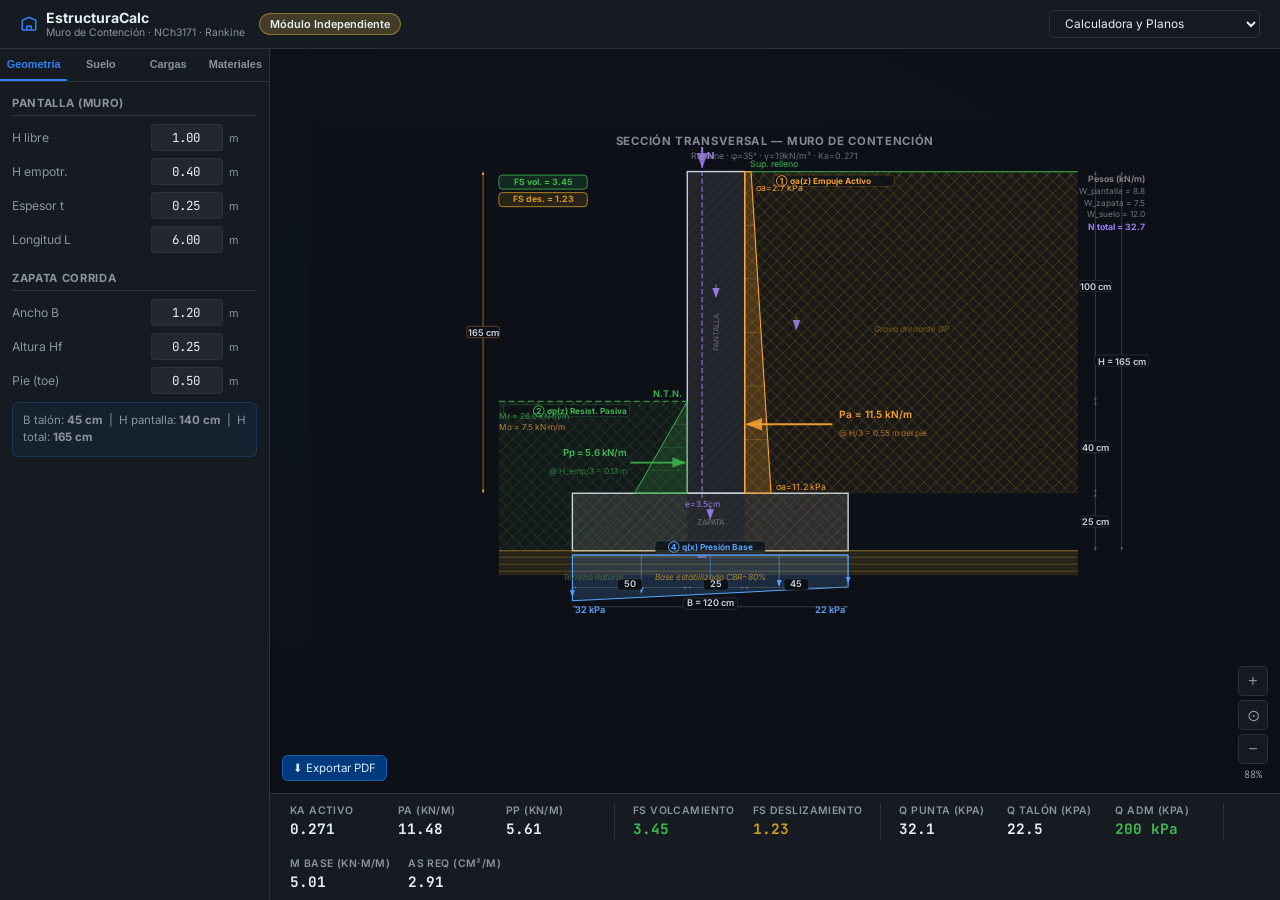
<file: muro-contencion.html>
<!DOCTYPE html>
<html lang="es">
<head>
  <meta charset="UTF-8">
  <meta name="viewport" content="width=device-width, initial-scale=1.0">
  <title>Muro de Contención | EstructuraCalc</title>
  <link rel="preconnect" href="https://fonts.googleapis.com">
  <link href="https://fonts.googleapis.com/css2?family=Inter:wght@400;500;600;700;800&family=JetBrains+Mono:wght@400;600&display=swap" rel="stylesheet">
  <style>
    *, *::before, *::after { box-sizing: border-box; margin: 0; padding: 0; }

    :root {
      --bg:          #0d1117;
      --surface:     #161b22;
      --border:      rgba(48,54,61,0.9);
      --accent:      #2f81f7;
      --accent-dim:  rgba(47,129,247,0.15);
      --text:        #e6edf3;
      --text-muted:  #8b949e;
      --ok:          #3fb950;
      --warn:        #d29922;
      --danger:      #f85149;
    }

    body {
      font-family: Inter, system-ui, sans-serif;
      background: var(--bg);
      color: var(--text);
      height: 100vh;
      overflow: hidden;
      display: flex;
      flex-direction: column;
    }

    /* ─── HEADER ─────────────────────────────────────────── */
    #hdr {
      display: flex; align-items: center; gap: 14px;
      padding: 9px 20px;
      background: var(--surface);
      border-bottom: 1px solid var(--border);
      flex-shrink: 0;
    }
    #hdr .logo { display:flex; align-items:center; gap:8px; }
    #hdr .logo h1 { font-size:0.88rem; font-weight:700; }
    #hdr .logo p  { font-size:0.65rem; color:var(--text-muted); }
    #hdr .badge {
      font-size:0.68rem; font-weight:600; color:#e6edf3;
      background:rgba(248,200,60,0.2); border:1px solid rgba(248,200,60,0.4);
      padding:3px 10px; border-radius:12px;
    }
    #hdr .spacer { flex:1; }
    #hdr .nav-select {
      font-size:0.74rem; color:var(--text); background:var(--surface);
      padding:5px 11px; border-radius:5px; border:1px solid var(--border);
      outline:none; cursor:pointer; font-family:inherit;
    }
    #hdr .nav-select:hover, #hdr .nav-select:focus { border-color:rgba(47,129,247,0.4); }

    /* ─── LAYOUT ─────────────────────────────────────────── */
    #app { display:flex; flex:1; overflow:hidden; }

    /* ─── SIDEBAR ────────────────────────────────────────── */
    #sidebar {
      width: 270px; flex-shrink:0;
      background: var(--surface);
      border-right: 1px solid var(--border);
      display: flex; flex-direction: column; overflow: hidden;
    }
    #sidebar-tabs {
      display:flex; border-bottom:1px solid var(--border); flex-shrink:0;
    }
    #sidebar-tabs button {
      flex:1; padding:9px 4px; font-size:0.68rem; font-weight:600;
      background:transparent; border:none; color:var(--text-muted);
      cursor:pointer; border-bottom:2px solid transparent; transition:all 0.12s;
    }
    #sidebar-tabs button.active { color:var(--accent); border-bottom-color:var(--accent); }
    #sidebar-body { flex:1; overflow-y:auto; padding:14px 12px; }
    .panel { display:none; }
    .panel.active { display:block; }
    .field-group { margin-bottom:18px; }
    .field-group h4 {
      font-size:0.70rem; font-weight:700; color:var(--text-muted);
      text-transform:uppercase; letter-spacing:0.06em;
      margin-bottom:8px; padding-bottom:5px;
      border-bottom:1px solid var(--border);
    }
    .field-row {
      display:grid; grid-template-columns:1fr auto auto;
      align-items:center; gap:6px; margin-bottom:7px;
    }
    .field-row label { font-size:0.76rem; color:var(--text-muted); }
    .field-row input {
      width:72px; padding:4px 7px;
      background:rgba(255,255,255,0.06); border:1px solid var(--border);
      border-radius:4px; color:var(--text); font-size:0.78rem;
      font-family:'JetBrains Mono',monospace; text-align:right;
    }
    .field-row input:focus { outline:none; border-color:rgba(47,129,247,0.5); background:rgba(47,129,247,0.05); }
    .field-row .unit { font-size:0.68rem; color:var(--text-muted); width:28px; }
    .info-box {
      background:rgba(47,129,247,0.06); border:1px solid rgba(47,129,247,0.2);
      border-radius:6px; padding:9px 10px; font-size:0.72rem; color:var(--text-muted); line-height:1.5;
      margin-top:8px;
    }
    .soil-zone {
      border-radius:6px; padding:8px 10px; margin-bottom:8px;
      border:1px solid; font-size:0.72rem; line-height:1.6;
    }
    .soil-zone .zone-title {
      font-size:0.68rem; font-weight:700; text-transform:uppercase;
      letter-spacing:0.05em; margin-bottom:3px;
    }
    .zone-fill   { background:rgba(139,104,20,0.10); border-color:rgba(139,104,20,0.35); }
    .zone-base   { background:rgba(200,152,42,0.10); border-color:rgba(200,152,42,0.35); }
    .zone-free   { background:rgba(63,185,80,0.08);  border-color:rgba(63,185,80,0.30); }

    /* ─── MAIN AREA ──────────────────────────────────────── */
    #main { flex:1; display:flex; flex-direction:column; overflow:hidden; }
    #canvas-wrap {
      flex:1; position:relative; overflow:hidden;
      background: radial-gradient(ellipse at 30% 40%, rgba(47,129,247,0.04) 0%, transparent 60%), var(--bg);
    }
    #wall-svg {
      display:block; width:100%; height:100%;
      cursor:grab;
    }
    #wall-svg.dragging { cursor:grabbing; }

    /* ─── ZOOM CONTROLS ─────────────────────────────────── */
    #zoom-ctrl {
      position:absolute; bottom:12px; right:12px;
      display:flex; flex-direction:column; gap:4px;
    }
    #zoom-ctrl button {
      width:30px; height:30px; border-radius:5px;
      background:rgba(22,27,34,0.92); border:1px solid var(--border);
      color:var(--text-muted); font-size:1rem; cursor:pointer;
      display:flex; align-items:center; justify-content:center;
      transition:all 0.12s;
    }
    #zoom-ctrl button:hover { color:var(--accent); border-color:rgba(47,129,247,0.4); }
    #zoom-pct {
      font-size:0.64rem; color:var(--text-muted); text-align:center;
      font-family:'JetBrains Mono',monospace;
    }
    #pdf-btn {
      position:absolute; bottom:12px; left:12px;
      display:flex; align-items:center; gap:5px;
      padding:5px 10px; border-radius:6px;
      background:rgba(0,64,140,0.88); border:1px solid rgba(47,129,247,0.45);
      color:#d8eaff; font-size:0.72rem; cursor:pointer; transition:all 0.12s;
      font-family:inherit;
    }
    #pdf-btn:hover { background:rgba(0,90,200,0.96); color:#fff; }

    /* ─── RESULTS BAR ────────────────────────────────────── */
    #results-bar {
      border-top:1px solid var(--border);
      background:var(--surface);
      padding:9px 20px;
      display:flex; gap:18px; align-items:center;
      flex-wrap:wrap; flex-shrink:0;
    }
    .kpi { display:flex; flex-direction:column; gap:2px; min-width:90px; }
    .kpi .lbl { font-size:0.65rem; color:var(--text-muted); font-weight:600; text-transform:uppercase; letter-spacing:0.04em; }
    .kpi .val { font-size:0.90rem; font-family:'JetBrains Mono',monospace; font-weight:700; }
    .kpi .val.ok     { color:var(--ok); }
    .kpi .val.warn   { color:var(--warn); }
    .kpi .val.danger { color:var(--danger); }
    .kpi .val.neutral{ color:var(--text); }
    .kpi-sep { width:1px; height:36px; background:var(--border); flex-shrink:0; }

    ::-webkit-scrollbar { width:5px; }
    ::-webkit-scrollbar-track { background:transparent; }
    ::-webkit-scrollbar-thumb { background:rgba(139,148,158,0.3); border-radius:3px; }

    /* ─── CALC BREAKDOWN (panel Cargas) ─────────────────── */
    .calc-block {
      margin-bottom:12px;
      padding:9px 11px 10px;
      border-radius:6px;
      border-left:3px solid;
      font-size:0.70rem;
      line-height:1.75;
      font-family:'JetBrains Mono',monospace;
      background:rgba(255,255,255,0.025);
      color:var(--text-muted);
      white-space:pre-wrap;
      word-break:break-word;
    }
    .calc-block.pa    { border-color:rgba(248,160,48,0.65); }
    .calc-block.pp    { border-color:rgba(63,185,80,0.65);  }
    .calc-block.pesos { border-color:rgba(154,128,240,0.65);}
    .calc-block.q     { border-color:rgba(88,166,255,0.65); }
    .calc-block .btitle {
      display:block; font-weight:700; font-size:0.69rem;
      text-transform:uppercase; letter-spacing:0.05em; margin-bottom:7px;
      font-family:Inter,system-ui,sans-serif;
    }
    .calc-block strong { color:var(--text); font-weight:700; }
    .calc-ok    { color:var(--ok);    font-weight:700; }
    .calc-warn  { color:var(--warn);  font-weight:700; }
    .calc-danger{ color:var(--danger);font-weight:700; }
    .calc-sep {
      border:none; border-top:1px solid rgba(48,54,61,0.7);
      margin:7px 0;
    }
  </style>
</head>
<body>

<!-- HEADER -->
<header id="hdr">
  <div class="logo">
    <svg width="18" height="18" fill="none" stroke="var(--accent)" stroke-width="2" viewBox="0 0 24 24">
      <path d="M3 20h18M3 20V7l9-4 9 4v13M9 20v-5h6v5"/>
    </svg>
    <div>
      <h1>EstructuraCalc</h1>
      <p>Muro de Contención · NCh3171 · Rankine</p>
    </div>
  </div>
  <span class="badge">Módulo Independiente</span>
  <div class="spacer"></div>
  <select class="nav-select" onchange="if(this.value) window.location.href=this.value">
    <optgroup label="Hormigón Armado (Cantiléver)">
      <option value="muro-contencion.html" selected>Calculadora y Planos</option>
      <option value="planilla-calculo-muro.html">📊 Planilla de Cálculo</option>
    </optgroup>
    <option value="muro-albanileria.html">Versión: Albañilería Confinada</option>
    <option value="index.html">Volver a Adosamiento</option>
  </select>
</header>

<!-- APP -->
<div id="app">

  <!-- SIDEBAR -->
  <aside id="sidebar">
    <div id="sidebar-tabs">
      <button class="active" data-tab="geo"   onclick="setTab('geo',this)">Geometría</button>
      <button                data-tab="soil"  onclick="setTab('soil',this)">Suelo</button>
      <button                data-tab="loads" onclick="setTab('loads',this)">Cargas</button>
      <button                data-tab="mat"   onclick="setTab('mat',this)">Materiales</button>
    </div>
    <div id="sidebar-body">

      <!-- TAB: GEOMETRÍA -->
      <div class="panel active" id="panel-geo">
        <div class="field-group">
          <h4>Pantalla (Muro)</h4>
          <div class="field-row">
            <label>H libre</label>
            <input type="number" id="H_libre" value="1.00" step="0.05" min="0.5" onchange="onGeo('H_libre',this)">
            <span class="unit">m</span>
          </div>
          <div class="field-row">
            <label>H empotr.</label>
            <input type="number" id="H_emp" value="0.40" step="0.05" min="0.1" onchange="onGeo('H_emp',this)">
            <span class="unit">m</span>
          </div>
          <div class="field-row">
            <label>Espesor t</label>
            <input type="number" id="t_muro" value="0.25" step="0.02" min="0.12" onchange="onGeo('t_muro',this)">
            <span class="unit">m</span>
          </div>
          <div class="field-row">
            <label>Longitud L</label>
            <input type="number" id="L" value="6.00" step="0.5" min="1" onchange="onGeo('L',this)">
            <span class="unit">m</span>
          </div>
        </div>
        <div class="field-group">
          <h4>Zapata Corrida</h4>
          <div class="field-row">
            <label>Ancho B</label>
            <input type="number" id="B_zap" value="1.20" step="0.05" min="0.3" onchange="onGeo('B_zap',this)">
            <span class="unit">m</span>
          </div>
          <div class="field-row">
            <label>Altura Hf</label>
            <input type="number" id="Hf" value="0.25" step="0.05" min="0.15" onchange="onGeo('Hf',this)">
            <span class="unit">m</span>
          </div>
          <div class="field-row">
            <label>Pie (toe)</label>
            <input type="number" id="B_toe" value="0.50" step="0.05" min="0" onchange="onGeo('B_toe',this)">
            <span class="unit">m</span>
          </div>
          <div class="info-box" id="geo-info"></div>
        </div>
      </div>

      <!-- TAB: SUELO -->
      <div class="panel" id="panel-soil">
        <!-- ZONA 1: Relleno retenido -->
        <div class="soil-zone zone-fill">
          <div class="zone-title" style="color:#c8a050;">⬛ Relleno retenido (detrás del muro)</div>
          Grava drenante GP/GW · sin finos · drenaje libre<br>
          Evita presión hidrostática sobre la pantalla
        </div>
        <div class="field-group">
          <h4>Propiedades Relleno (GP)</h4>
          <div class="field-row">
            <label>γ relleno</label>
            <input type="number" id="gamma" value="19.0" step="0.5" min="14" max="22" onchange="onSoil('gamma',this)">
            <span class="unit">kN/m³</span>
          </div>
          <div class="field-row">
            <label>φ fricción</label>
            <input type="number" id="phi" value="35" step="1" min="20" max="45" onchange="onSoil('phi',this)">
            <span class="unit">°</span>
          </div>
          <div class="field-row">
            <label>c cohesión</label>
            <input type="number" id="c" value="0" step="1" min="0" onchange="onSoil('c',this)">
            <span class="unit">kPa</span>
          </div>
          <div class="field-row">
            <label>N.F. (prof.)</label>
            <input type="number" id="NF" value="3.0" step="0.1" min="0" onchange="onSoil('NF',this)">
            <span class="unit">m</span>
          </div>
          <div class="info-box" id="soil-info"></div>
        </div>

        <!-- ZONA 2: Sello de fundación -->
        <div class="soil-zone zone-base">
          <div class="zone-title" style="color:#d4a44a;">▭ Sello de fundación (bajo zapata)</div>
          Base estabilizada · CBR ~80% · compactada al 95% DSMR<br>
          Pendiente mecánica de suelos para confirmar q<sub>adm</sub>
        </div>
        <div class="field-group">
          <h4>Base Estabilizada (pre-dimensión)</h4>
          <div class="field-row">
            <label>q adm. (est.)</label>
            <input type="number" id="qAdm" value="200" step="10" min="50" onchange="onSoil('qAdm',this)">
            <span class="unit">kPa</span>
          </div>
          <div class="field-row">
            <label>CBR</label>
            <input type="number" id="cbr" value="80" step="5" min="10" max="100" onchange="onSoil('cbr',this)">
            <span class="unit">%</span>
          </div>
        </div>

        <!-- ZONA 3: Lado libre -->
        <div class="soil-zone zone-free">
          <div class="zone-title" style="color:#5a9e6a;">▲ Terreno natural (frente del muro)</div>
          Terreno natural in situ · resistencia pasiva Rankine<br>
          <em>NCh 02 §3.2: Pp = 0 en FS_d (omisión conservadora)</em>
        </div>
      </div>

      <!-- TAB: CARGAS -->
      <div class="panel" id="panel-loads">
        <div class="field-group">
          <h4>Sobrecarga en Coronación</h4>
          <div class="field-row">
            <label>q sobrecarga</label>
            <input type="number" id="qSobrecarga" value="0" step="1" min="0" onchange="onLoads('qSobrecarga',this)">
            <span class="unit">kPa</span>
          </div>
          <div class="info-box" style="margin-bottom:12px;">
            Carga distribuida uniforme sobre el relleno.<br>
            Tráfico vehicular: 5–10 kPa · Almacenamiento: 10–20 kPa
          </div>
        </div>
        <!-- Cálculo detallado de fuerzas (se llena desde JS) -->
        <div id="carga-breakdown"></div>
      </div>

      <!-- TAB: MATERIALES -->
      <div class="panel" id="panel-mat">
        <div class="field-group">
          <h4>Hormigón y Acero</h4>
          <div class="field-row">
            <label>f'c hormigón</label>
            <input type="number" id="fc" value="25" step="5" min="17" onchange="onMat('fc',this)">
            <span class="unit">MPa</span>
          </div>
          <div class="field-row">
            <label>fy acero</label>
            <input type="number" id="fy" value="420" step="0" min="420" onchange="onMat('fy',this)">
            <span class="unit">MPa</span>
          </div>
          <div class="field-row">
            <label>γ hormigón</label>
            <input type="number" id="gc" value="25.0" step="0.5" onchange="onMat('gc',this)">
            <span class="unit">kN/m³</span>
          </div>
          <div class="field-row">
            <label>Rec. pantalla</label>
            <input type="number" id="rec_pant" value="5" step="1" min="4" onchange="onMat('rec_pant',this)">
            <span class="unit">cm</span>
          </div>
          <div class="field-row">
            <label>Rec. zapata</label>
            <input type="number" id="rec" value="7" step="1" min="5" onchange="onMat('rec',this)">
            <span class="unit">cm</span>
          </div>
        </div>
        <div class="info-box">
          NCh430 §3.1: rec. pantalla = 5 cm (con encofrado); rec. zapata = 7 cm (contacto directo suelo).
        </div>
        <!-- Diseño armadura (se llena desde JS) -->
        <div id="mat-breakdown"></div>
      </div>

    </div>
  </aside>

  <!-- MAIN -->
  <main id="main">
    <div id="canvas-wrap">
      <svg id="wall-svg" xmlns="http://www.w3.org/2000/svg"></svg>

      <!-- ZOOM CONTROLS -->
      <div id="zoom-ctrl">
        <button onclick="zoomStep(1.25)" title="Acercar">+</button>
        <button onclick="resetView()"    title="Restablecer vista">⊙</button>
        <button onclick="zoomStep(0.80)" title="Alejar">−</button>
        <div id="zoom-pct">100%</div>
      </div>
      <!-- PDF EXPORT -->
      <button id="pdf-btn" onclick="exportPDF()" title="Exportar planos A3 (perfil transversal + longitudinal)">⬇ Exportar PDF</button>
    </div>

    <!-- RESULTS BAR -->
    <div id="results-bar">
      <div class="kpi">
        <span class="lbl">Ka activo</span>
        <span class="val neutral" id="kpi-Ka">—</span>
      </div>
      <div class="kpi">
        <span class="lbl">Pa (kN/m)</span>
        <span class="val neutral" id="kpi-Pa">—</span>
      </div>
      <div class="kpi">
        <span class="lbl">Pp (kN/m)</span>
        <span class="val neutral" id="kpi-Pp">—</span>
      </div>
      <div class="kpi-sep"></div>
      <div class="kpi">
        <span class="lbl">FS Volcamiento</span>
        <span class="val" id="kpi-FSv">—</span>
      </div>
      <div class="kpi">
        <span class="lbl">FS Deslizamiento</span>
        <span class="val" id="kpi-FSd">—</span>
      </div>
      <div class="kpi-sep"></div>
      <div class="kpi">
        <span class="lbl">q punta (kPa)</span>
        <span class="val neutral" id="kpi-qp">—</span>
      </div>
      <div class="kpi">
        <span class="lbl">q talón (kPa)</span>
        <span class="val neutral" id="kpi-qt">—</span>
      </div>
      <div class="kpi">
        <span class="lbl">q adm (kPa)</span>
        <span class="val" id="kpi-qAdm">—</span>
      </div>
      <div class="kpi-sep"></div>
      <div class="kpi">
        <span class="lbl">M base (kN·m/m)</span>
        <span class="val neutral" id="kpi-Mb">—</span>
      </div>
      <div class="kpi">
        <span class="lbl">As req (cm²/m)</span>
        <span class="val neutral" id="kpi-As">—</span>
      </div>
    </div>
  </main>

</div>

<script src="modules/retencion/state.js"></script>
<script src="modules/retencion/solver.js"></script>
<script>
// ══════════════════════════════════════════════════════════════
// PAN / ZOOM STATE
// ══════════════════════════════════════════════════════════════
const view = { tx: 0, ty: 0, scale: 1.0 };
let _drag  = null;   // {sx, sy, tx0, ty0}

function applyTransform() {
  const g = document.getElementById('scene-g');
  if (g) g.setAttribute('transform', `translate(${view.tx.toFixed(1)},${view.ty.toFixed(1)}) scale(${view.scale.toFixed(4)})`);
  document.getElementById('zoom-pct').textContent = Math.round(view.scale * 100) + '%';
}

function zoomAt(mx, my, factor) {
  factor = Math.min(Math.max(factor, 0.2 / view.scale), 8 / view.scale);
  view.tx = mx - (mx - view.tx) * factor;
  view.ty = my - (my - view.ty) * factor;
  view.scale *= factor;
  applyTransform();
}

function zoomStep(factor) {
  const wrap = document.getElementById('canvas-wrap');
  zoomAt(wrap.clientWidth / 2, wrap.clientHeight / 2, factor);
}

function resetView() {
  // re-center to fit scene in container
  const wrap = document.getElementById('canvas-wrap');
  const cw = wrap.clientWidth, ch = wrap.clientHeight;
  const s = Math.min(cw / SCENE_W, ch / SCENE_H) * 0.92;
  view.scale = s;
  view.tx = (cw - SCENE_W * s) / 2;
  view.ty = (ch - SCENE_H * s) / 2;
  applyTransform();
}

// ── Touch/mouse events ─────────────────────────────────────
function setupPanZoom() {
  const svg = document.getElementById('wall-svg');

  svg.addEventListener('wheel', e => {
    e.preventDefault();
    const r = svg.getBoundingClientRect();
    zoomAt(e.clientX - r.left, e.clientY - r.top, e.deltaY < 0 ? 1.12 : 1 / 1.12);
  }, { passive: false });

  svg.addEventListener('mousedown', e => {
    if (e.button !== 0) return;
    _drag = { sx: e.clientX, sy: e.clientY, tx0: view.tx, ty0: view.ty };
    svg.classList.add('dragging');
  });

  window.addEventListener('mouseup', () => {
    _drag = null;
    document.getElementById('wall-svg').classList.remove('dragging');
  });

  window.addEventListener('mousemove', e => {
    if (!_drag) return;
    view.tx = _drag.tx0 + (e.clientX - _drag.sx);
    view.ty = _drag.ty0 + (e.clientY - _drag.sy);
    applyTransform();
  });

  // Touch
  let lastTouchDist = 0;
  svg.addEventListener('touchstart', e => {
    if (e.touches.length === 1) {
      const t = e.touches[0];
      _drag = { sx: t.clientX, sy: t.clientY, tx0: view.tx, ty0: view.ty };
    } else if (e.touches.length === 2) {
      _drag = null;
      const dx = e.touches[0].clientX - e.touches[1].clientX;
      const dy = e.touches[0].clientY - e.touches[1].clientY;
      lastTouchDist = Math.hypot(dx, dy);
    }
    e.preventDefault();
  }, { passive: false });

  svg.addEventListener('touchmove', e => {
    if (e.touches.length === 1 && _drag) {
      const t = e.touches[0];
      view.tx = _drag.tx0 + (t.clientX - _drag.sx);
      view.ty = _drag.ty0 + (t.clientY - _drag.sy);
      applyTransform();
    } else if (e.touches.length === 2) {
      const dx = e.touches[0].clientX - e.touches[1].clientX;
      const dy = e.touches[0].clientY - e.touches[1].clientY;
      const dist = Math.hypot(dx, dy);
      const r = svg.getBoundingClientRect();
      const mx = (e.touches[0].clientX + e.touches[1].clientX) / 2 - r.left;
      const my = (e.touches[0].clientY + e.touches[1].clientY) / 2 - r.top;
      if (lastTouchDist > 0) zoomAt(mx, my, dist / lastTouchDist);
      lastTouchDist = dist;
    }
    e.preventDefault();
  }, { passive: false });

  svg.addEventListener('touchend', () => { _drag = null; });
}

// ══════════════════════════════════════════════════════════════
// SCENE DIMENSIONS (internal coordinate system)
// ══════════════════════════════════════════════════════════════
const SCENE_W = 1060;
const SCENE_H =  680;

// ══════════════════════════════════════════════════════════════
// UI CONTROLLER
// ══════════════════════════════════════════════════════════════
function setTab(tab, btn) {
  document.querySelectorAll('#sidebar-tabs button').forEach(b => b.classList.remove('active'));
  document.querySelectorAll('.panel').forEach(p => p.classList.remove('active'));
  btn.classList.add('active');
  document.getElementById('panel-' + tab).classList.add('active');
  RW.ui.tab = tab;
}

function onGeo(key, el)   { RW.geometry[key]  = parseFloat(el.value) || 0; refresh(); }
function onSoil(key, el)  { RW.soil[key]       = parseFloat(el.value) || 0; refresh(); }
function onLoads(key, el) { RW.loads[key]      = parseFloat(el.value) || 0; refresh(); }
function onMat(key, el)   {
  const v = parseFloat(el.value) || 0;
  RW.materials[key] = (key === 'rec' || key === 'rec_pant') ? v / 100 : v;
  refresh();
}

// ══════════════════════════════════════════════════════════════
// REFRESH
// ══════════════════════════════════════════════════════════════
function refresh() {
  const res = RWSolver.run(RW);
  RW.results = res;
  updateInfoBoxes(res);
  renderResults(res);
  renderCargas(res);
  renderMat(res);
  drawWallSVG(RW, res);
}

function updateInfoBoxes(res) {
  const g = RW.geometry;
  document.getElementById('geo-info').innerHTML =
    `B talón: <strong>${(res.B_talon*100).toFixed(0)} cm</strong> &nbsp;|&nbsp; ` +
    `H pantalla: <strong>${(res.H_stem*100).toFixed(0)} cm</strong> &nbsp;|&nbsp; ` +
    `H total: <strong>${(res.H_total*100).toFixed(0)} cm</strong>`;
  document.getElementById('soil-info').innerHTML =
    `<strong>Ka = ${res.Ka.toFixed(3)}</strong> &nbsp;|&nbsp; ` +
    `<strong>Kp = ${res.Kp.toFixed(3)}</strong><br>` +
    `σa base: <strong>${res.σa_base.toFixed(1)} kPa</strong> &nbsp;|&nbsp; ` +
    `μ: <strong>${res.μ.toFixed(3)}</strong>`;
}

function renderResults(res) {
  const fsv = res.FS_volcamiento, fsd = res.FS_deslizamiento;
  const fsCls = fs => fs >= 1.5 ? 'ok' : (fs >= 1.2 ? 'warn' : 'danger');
  const qAdm  = RW.soil.qAdm || 200;
  const qMax  = Math.max(res.q_punta, res.q_talon);
  const qCls  = qMax <= qAdm ? 'ok' : 'danger';

  document.getElementById('kpi-Ka').textContent   = res.Ka.toFixed(3);
  document.getElementById('kpi-Pa').textContent   = res.Pa.toFixed(2);
  document.getElementById('kpi-Pp').textContent   = res.Pp.toFixed(2);
  document.getElementById('kpi-FSv').textContent  = isFinite(fsv) ? fsv.toFixed(2) : '∞';
  document.getElementById('kpi-FSv').className    = 'val ' + fsCls(fsv);
  document.getElementById('kpi-FSd').textContent  = isFinite(fsd) ? fsd.toFixed(2) : '∞';
  document.getElementById('kpi-FSd').className    = 'val ' + fsCls(fsd);
  document.getElementById('kpi-qp').textContent   = res.q_punta.toFixed(1);
  document.getElementById('kpi-qt').textContent   = res.q_talon.toFixed(1);
  document.getElementById('kpi-qAdm').textContent = qAdm + ' kPa';
  document.getElementById('kpi-qAdm').className   = 'val ' + qCls;
  document.getElementById('kpi-Mb').textContent   = res.M_base.toFixed(2);
  document.getElementById('kpi-As').textContent   = res.As_req.toFixed(2);
}

// ══════════════════════════════════════════════════════════════
// CARGAS BREAKDOWN (panel izquierdo, tab Cargas)
// ══════════════════════════════════════════════════════════════
function renderCargas(res) {
  const g  = RW.geometry;
  const s  = RW.soil;
  const m  = RW.materials;
  const q  = RW.loads.qSobrecarga;

  // helpers de formato
  const f2  = v => v.toFixed(2);
  const f3  = v => v.toFixed(3);
  const f4  = v => v.toFixed(4);
  const f1  = v => v.toFixed(1);
  const φh  = (s.phi / 2).toFixed(1);      // φ/2
  const H   = f2(res.H);                    // H_total (incluye Hf) — para Pa
  const Hs  = f2(res.H_stem);               // H_stem — para pesos y M_base
  const Bt  = f2(res.B_talon);
  const qA  = s.qAdm || 200;
  const qMax = Math.max(res.q_punta, res.q_talon);

  const fsCls = fs => fs >= 1.5 ? 'calc-ok' : (fs >= 1.2 ? 'calc-warn' : 'calc-danger');
  const qCls  = qMax <= qA ? 'calc-ok' : 'calc-danger';

  // ── ① EMPUJE ACTIVO Pa ─────────────────────────────────────
  const paBlock = `<div class="calc-block pa">
<span class="btitle" style="color:#f8a030;">① Empuje Activo Pa — diagrama naranja</span>
<strong>Coeficiente Rankine activo:</strong>
Ka = tan²(45° − φ/2)
   = tan²(45° − ${φh}°)
   = <strong>${f4(res.Ka)}</strong>

<hr class="calc-sep">
<strong>Distribución σa(z) = Ka·γ·z + Ka·q</strong>
  Superficie (z=0):
    σa = Ka·q = ${f3(res.Ka)}·${q} = <strong>${f2(res.σa_sup)} kPa</strong>

  Base zapata (z=H_total=${H} m):
    σa = Ka·(γ·H + q)
       = ${f3(res.Ka)}·(${s.gamma}·${H} + ${q})
       = <strong>${f2(res.σa_base)} kPa</strong>

<hr class="calc-sep">
<strong>Resultante Pa = Pa_tri + Pa_rec</strong>
  (H_total = H_libre+H_emp+Hf = ${H} m, NCh 02 §1.1)
  Pa_tri = ½·Ka·γ·H²
         = ½·${f3(res.Ka)}·${s.gamma}·${H}²
         = <strong>${f2(res.Pa_tri)} kN/m</strong>

  Pa_rec = Ka·q·H
         = ${f3(res.Ka)}·${q}·${H}
         = <strong>${f2(res.Pa_rec)} kN/m</strong>

  Pa TOTAL = ${f2(res.Pa_tri)} + ${f2(res.Pa_rec)}
           = <strong>${f2(res.Pa)} kN/m</strong>

<hr class="calc-sep">
<strong>Brazos y Momento volcamiento (sobre punta):</strong>
  ya_tri = H/3 = ${H}/3
         = <strong>${f2(res.ya_tri)} m</strong>
  ya_rec = H/2 = ${H}/2
         = <strong>${f2(res.ya_rec)} m</strong>

  Mo = Pa_tri·ya_tri + Pa_rec·ya_rec
     = ${f2(res.Pa_tri)}·${f2(res.ya_tri)} + ${f2(res.Pa_rec)}·${f2(res.ya_rec)}
     = <strong>${f2(res.Mo)} kN·m/m</strong>
</div>`;

  // ── ② RESISTENCIA PASIVA Pp ────────────────────────────────
  const sigma_pp_base = res.Kp * s.gamma * g.H_emp;
  const ppBlock = `<div class="calc-block pp">
<span class="btitle" style="color:#3fb950;">② Resistencia Pasiva Pp — solo informativa</span>
⚠ NCh 02 §3.2: práctica conservadora Chile → <strong>Pp = 0</strong> en FS_deslizamiento.
  (Omisión total: protege ante excavaciones futuras y erosión.)

<hr class="calc-sep">
<strong>Coeficiente Rankine pasivo (referencia):</strong>
Kp = tan²(45° + φ/2)
   = tan²(45° + ${φh}°)
   = <strong>${f4(res.Kp)}</strong>

<strong>Distribución σp(z) = Kp·γ·z</strong>
  Base (z = H_emp = ${g.H_emp} m):
    σp = ${f3(res.Kp)}·${s.gamma}·${g.H_emp}
       = <strong>${f2(sigma_pp_base)} kPa</strong>

  Pp = ½·${f3(res.Kp)}·${s.gamma}·${g.H_emp}²
     = <strong>${f2(res.Pp)} kN/m</strong> (no sumada a FS_d)

<hr class="calc-sep">
<strong>Rozamiento base zapata:</strong>
  μ = tan(⅔·φ) = tan(⅔·${s.phi}°)
    = <strong>${f4(res.μ)}</strong>
</div>`;

  // ── ③ PESOS PROPIOS → N ────────────────────────────────────
  const pesosBlock = `<div class="calc-block pesos">
<span class="btitle" style="color:#9a80f0;">③ Pesos Propios → Resultante N</span>
<strong>Pantalla:</strong>
  W₁ = γc·t·H_stem
     = ${m.gc}·${g.t_muro}·${Hs}
     = <strong>${f2(res.W_pantalla)} kN/m</strong>
  Brazo x₁ = B_toe + t/2
           = ${g.B_toe} + ${f2(g.t_muro/2)}
           = <strong>${f2(res.x_pantalla)} m</strong>

<strong>Zapata corrida:</strong>
  W₂ = γc·B_zap·Hf
     = ${m.gc}·${g.B_zap}·${g.Hf}
     = <strong>${f2(res.W_zapata)} kN/m</strong>
  Brazo x₂ = B_zap/2
           = ${g.B_zap}/2
           = <strong>${f2(res.x_zapata)} m</strong>

<strong>Suelo sobre talón (grava GP):</strong>
  W₃ = γ·B_talón·H_stem
     = ${s.gamma}·${Bt}·${Hs}
     = <strong>${f2(res.W_suelo)} kN/m</strong>
  Brazo x₃ = B_toe + t + B_t/2
           = ${g.B_toe}+${g.t_muro}+${f2(res.B_talon/2)}
           = <strong>${f2(res.x_suelo)} m</strong>${q > 0 ? `

<strong>Sobrecarga sobre talón:</strong>
  W₄ = q·B_talón
     = ${q}·${Bt}
     = <strong>${f2(res.W_sc)} kN/m</strong>` : ''}

<hr class="calc-sep">
<strong>Resultante vertical:</strong>
  N = W₁+W₂+W₃${q > 0 ? '+W₄' : ''}
    = ${f2(res.W_pantalla)}+${f2(res.W_zapata)}+${f2(res.W_suelo)}${q > 0 ? `+${f2(res.W_sc)}` : ''}
    = <strong>${f2(res.N)} kN/m</strong>

<strong>Momento resistente (sobre punta):</strong>
  Mr = W₁x₁ + W₂x₂ + W₃x₃
     = ${f2(res.W_pantalla)}·${f2(res.x_pantalla)}
       + ${f2(res.W_zapata)}·${f2(res.x_zapata)}
       + ${f2(res.W_suelo)}·${f2(res.x_suelo)}
     = <strong>${f2(res.Mr)} kN·m/m</strong>

<hr class="calc-sep">
<strong>Factores de Seguridad (NCh3171):</strong>
  FS_vol = Mr/Mo
         = ${f2(res.Mr)}/${f2(res.Mo)}
         = <span class="${fsCls(res.FS_volcamiento)}">${f2(res.FS_volcamiento)}</span> (mín 1.5)

  FS_des = μ·N/Pa  (Pp=0 por NCh 02 §3.2)
         = ${f3(res.μ)}·${f2(res.N)}/${f2(res.Pa)}
         = <span class="${fsCls(res.FS_deslizamiento)}">${f2(res.FS_deslizamiento)}</span> (mín 1.5)
</div>`;

  // ── ④ PRESIÓN BAJO ZAPATA q(x) ────────────────────────────
  const inKern = Math.abs(res.e) <= res.e_max;
  const kernMsg = inKern
    ? `<span class="calc-ok">DENTRO del núcleo ✓</span>`
    : `<span class="calc-danger">FUERA del núcleo ⚠ (Meyerhof)</span>`;

  const qFormula = inKern
    ? `q_punta = (N/B)·(1 + 6e/B)
         = (${f2(res.N)}/${g.B_zap})·(1+6·${f3(res.e)}/${g.B_zap})
         = <strong>${f1(res.q_punta)} kPa</strong>
  q_talón = (N/B)·(1 − 6e/B)
         = <strong>${f1(res.q_talon)} kPa</strong>`
    : `  (Triángulo: base efectiva = 3·xR = ${f3(3*res.xR)} m)
  q_punta = 2·N / (3·xR)
         = 2·${f2(res.N)} / (3·${f3(res.xR)})
         = <strong>${f1(res.q_punta)} kPa</strong>
  q_talón = 0 kPa`;

  const qBlock = `<div class="calc-block q">
<span class="btitle" style="color:#58a6ff;">④ Presión bajo Zapata q(x) — diagrama azul</span>
<strong>Posición de la resultante:</strong>
  xR = (Mr − Mo) / N
     = (${f2(res.Mr)} − ${f2(res.Mo)}) / ${f2(res.N)}
     = <strong>${f3(res.xR)} m</strong> (desde punta)

<strong>Excentricidad:</strong>
  e = B/2 − xR
    = ${f2(g.B_zap/2)} − ${f3(res.xR)}
    = <strong>${f3(res.e)} m</strong>
  e_max = B/6 = ${f3(res.e_max)} m → ${kernMsg}

<hr class="calc-sep">
<strong>Distribución de presiones:</strong>
${qFormula}

<hr class="calc-sep">
<strong>Verificación capacidad portante:</strong>
  q_máx   = <strong>${f1(qMax)} kPa</strong>
  q_adm   = ${qA} kPa  (pre-dimensión, CBR~${s.cbr||80}%)
  → <span class="${qCls}">${qMax <= qA ? 'Cumple ✓' : 'Excede — revisar geometría ⚠'}</span>
</div>`;

  document.getElementById('carga-breakdown').innerHTML =
    paBlock + ppBlock + pesosBlock + qBlock;
}

// ══════════════════════════════════════════════════════════════
// MATERIALES BREAKDOWN (panel Materiales, tab mat)
// ══════════════════════════════════════════════════════════════
function renderMat(res) {
  const g  = RW.geometry;
  const s  = RW.soil;
  const m  = RW.materials;

  const f2 = v => v.toFixed(2);
  const f3 = v => v.toFixed(3);
  const f1 = v => v.toFixed(1);
  const fc = m.fc, fy = m.fy;
  const rec_pant = (m.rec_pant !== undefined ? m.rec_pant : 0.05) * 100;  // cm
  const rec_zap  = m.rec * 100;                                             // cm

  const okCls  = ok => ok ? 'calc-ok' : 'calc-danger';
  const okTxt  = ok => ok ? 'Cumple ✓' : 'Falla — aumentar espesor ⚠';

  // ── PANTALLA (stem) ─────────────────────────────────────────
  const stemBlock = `<div class="calc-block pesos">
<span class="btitle" style="color:#9a80f0;">① Pantalla — Voladizo en base (NCh430 §3)</span>
<strong>Combinación LRFD (U = 1.6H):</strong>
  M_serv = ½·Ka·γ·Hs³/3 + Ka·q·Hs²/2
         = <strong>${f2(res.M_base)} kN·m/m</strong>
  Mu_stem = 1.6 · M_serv
          = 1.6 · ${f2(res.M_base)}
          = <strong>${f2(res.Mu_stem)} kN·m/m</strong>
  Vu_stem = 1.6 · V_serv
          = <strong>${f2(res.Vu_stem)} kN/m</strong>

<hr class="calc-sep">
<strong>Peralte efectivo (rec = ${rec_pant} cm, barra Ø12):</strong>
  d = t − rec − 6mm
    = ${(g.t_muro*100).toFixed(0)} − ${rec_pant} − 0.6
    = <strong>${(res.d_stem*100).toFixed(1)} cm</strong>

<hr class="calc-sep">
<strong>Diseño flexión (φ_flex = 0.90):</strong>
  Rn = Mu / (φ·b·d²·1000)  [MPa]
     = ${f2(res.Mu_stem)} / (0.90·${f3(res.d_stem)}²·1000)
     = ${f3((res.Mu_stem/0.9)/(res.d_stem*res.d_stem*1000))} MPa

  ρ_req = 0.85·f'c/fy·(1−√(1−2Rn/0.85f'c))
  ρ_min = 0.0015 (barras ≤ Ø16, NCh430 §14.3)
  ρ = max(ρ_req, ρ_min)

  As_req = ρ·b·d
         = <strong>${f2(res.As_req)} cm²/m</strong>

<hr class="calc-sep">
<strong>Verificación corte (φVc ≥ Vu):</strong>
  φVc = 0.75·0.17·√f'c·b·d
      = 0.75·0.17·√${fc}·1000·${f3(res.d_stem)}
      = <strong>${f2(res.φVc_stem)} kN/m</strong>
  Vu  = <strong>${f2(res.Vu_stem)} kN/m</strong>
  → <span class="${okCls(res.shear_ok_stem)}">${okTxt(res.shear_ok_stem)}</span>
</div>`;

  // ── ZAPATA PUNTA (toe) ──────────────────────────────────────
  const toeBlock = `<div class="calc-block pa">
<span class="btitle" style="color:#f8a030;">② Punta (Toe) — Voladizo ascendente (NCh430 §4.1)</span>
<strong>Presiones en punta:</strong>
  q(0)      = <strong>${f1(res.q_punta)} kPa</strong>  (extremo punta)
  q(B_toe)  = <strong>${f1(res.q_carA)} kPa</strong>  (cara anterior pantalla)

  Carga neta ↑ = q − γc·Hf:
    w(0)     = ${f1(res.q_punta)} − ${m.gc}·${g.Hf} = <strong>${f1(res.w_toe_0)} kPa</strong>
    w(B_toe) = ${f1(res.q_carA)} − ${m.gc}·${g.Hf} = <strong>${f1(res.w_toe_A)} kPa</strong>

<hr class="calc-sep">
<strong>Mu punta = 1.6·B_toe²/6·(2w₀ + wₐ):</strong>
  = 1.6·${g.B_toe}²/6·(2·${f1(res.w_toe_0)}+${f1(res.w_toe_A)})
  = <strong>${f2(res.Mu_toe)} kN·m/m</strong>

<strong>As punta (acero cara inferior):</strong>
  d_zap = Hf − rec − 6mm
        = ${(g.Hf*100).toFixed(0)} − ${rec_zap} − 0.6
        = <strong>${(res.d_zap*100).toFixed(1)} cm</strong>
  As_punta = <strong>${f2(res.As_toe)} cm²/m</strong>

<strong>Verificación corte:</strong>
  φVc = <strong>${f2(res.φVc_zap)} kN/m</strong>
  Vu  = <strong>${f2(res.Vu_toe)} kN/m</strong>
  → <span class="${okCls(res.shear_ok_toe)}">${okTxt(res.shear_ok_toe)}</span>
</div>`;

  // ── ZAPATA TALÓN (heel) ─────────────────────────────────────
  const heelBlock = `<div class="calc-block q">
<span class="btitle" style="color:#58a6ff;">③ Talón (Heel) — Voladizo descendente (NCh430 §4.2)</span>
<strong>Carga descendente total:</strong>
  w↓ = γ·Hs + γc·Hf + q
     = ${s.gamma}·${f2(res.H_stem)} + ${m.gc}·${g.Hf} + ${RW.loads.qSobrecarga}
     = <strong>${f1(res.w_down)} kPa</strong>

<strong>Presiones ascendentes en talón:</strong>
  q(cara post) = <strong>${f1(res.q_carB)} kPa</strong>
  q(talón)     = <strong>${f1(res.q_talon)} kPa</strong>

  Neto descendente:
    w_B = ${f1(res.w_down)} − ${f1(res.q_carB)} = <strong>${f1(res.w_heel_B)} kPa</strong>
    w_T = ${f1(res.w_down)} − ${f1(res.q_talon)} = <strong>${f1(res.w_heel_T)} kPa</strong>

<hr class="calc-sep">
<strong>Mu talón = 1.6·B_talón²/6·(w_B + 2w_T):</strong>
  = 1.6·${f2(res.B_talon)}²/6·(${f1(res.w_heel_B)}+2·${f1(res.w_heel_T)})
  = <strong>${f2(res.Mu_heel)} kN·m/m</strong>

<strong>As talón (acero cara superior):</strong>
  As_talón = <strong>${f2(res.As_heel)} cm²/m</strong>

<strong>Verificación corte:</strong>
  φVc = <strong>${f2(res.φVc_zap)} kN/m</strong>
  Vu  = <strong>${f2(res.Vu_heel)} kN/m</strong>
  → <span class="${okCls(res.shear_ok_heel)}">${okTxt(res.shear_ok_heel)}</span>
</div>`;

  document.getElementById('mat-breakdown').innerHTML =
    stemBlock + toeBlock + heelBlock;
}

// ══════════════════════════════════════════════════════════════
// PDF EXPORT
// ══════════════════════════════════════════════════════════════
function exportPDF() {
  const res = RW.results;
  if (!res) { alert('Ejecuta el cálculo primero.'); return; }

  const g  = RW.geometry;
  const s  = RW.soil;
  const m  = RW.materials;

  const f1 = v => (+v).toFixed(1);
  const f2 = v => (+v).toFixed(2);

  // ── Bar selection (Ø10 mm = 0.785 cm²/bar) ───────────────
  const Abar10 = Math.PI * 25 / 100;   // 0.7854 cm²
  function pickBars(As_req) {
    for (const sp of [25, 20, 15, 12.5, 10]) {
      const prov = Abar10 / (sp / 100);
      if (prov >= As_req) return { phi: 10, sp, prov: +prov.toFixed(2) };
    }
    return { phi: 10, sp: 10, prov: +(Abar10 * 10).toFixed(2) };
  }
  const B1 = pickBars(res.As_req);
  const B2 = { phi: 10, sp: 15, prov: +(Abar10 / 0.15).toFixed(2),
               req: +(0.0020 * g.t_muro * 10000).toFixed(2) };
  const B3 = pickBars(res.As_toe);
  const B4 = pickBars(res.As_heel);

  // ── SVG helpers ───────────────────────────────────────────
  function dimH(x1, x2, y, txt, off) {
    off = off || 18;
    const mid = (x1 + x2) / 2;
    return `<g stroke="#0055a0" stroke-width="0.7" fill="none">
  <line x1="${x1}" y1="${y}" x2="${x2}" y2="${y}"/>
  <line x1="${x1}" y1="${y-5}" x2="${x1}" y2="${y+5}"/>
  <line x1="${x2}" y1="${y-5}" x2="${x2}" y2="${y+5}"/>
</g><text x="${mid}" y="${y+off}" text-anchor="middle" fill="#0055a0" font-size="9" font-family="Arial">${txt}</text>`;
  }
  function dimV(x, y1, y2, txt) {
    const mid = (y1 + y2) / 2;
    return `<g stroke="#0055a0" stroke-width="0.7" fill="none">
  <line x1="${x}" y1="${y1}" x2="${x}" y2="${y2}"/>
  <line x1="${x-5}" y1="${y1}" x2="${x+5}" y2="${y1}"/>
  <line x1="${x-5}" y1="${y2}" x2="${x+5}" y2="${y2}"/>
</g><text x="${x+7}" y="${mid+3}" fill="#0055a0" font-size="9" font-family="Arial">${txt}</text>`;
  }

  // ── CROSS-SECTION SVG ─────────────────────────────────────
  const sc   = 220;   // px/m
  const PLcs = 75, PRcs = 125, PTcs = 50, PBcs = 95;
  const lsCS = 0.42;  // m left soil shown
  const rsCS = 0.52;  // m right soil shown

  const xToe   = PLcs + lsCS * sc;
  const xWallL = xToe  + g.B_toe     * sc;
  const xWallR = xWallL + g.t_muro   * sc;
  const xHeel  = xWallR + res.B_talon * sc;
  const xRSEnd = xHeel  + rsCS * sc;

  const yCrown   = PTcs;
  const yNTN     = PTcs + g.H_libre   * sc;
  const yTopZap  = PTcs + res.H_stem  * sc;
  const yBase    = PTcs + res.H_total * sc;

  const csSW = Math.ceil(PLcs + (lsCS + g.B_zap + rsCS) * sc + PRcs);
  const csSH = Math.ceil(PTcs + res.H_total * sc + PBcs);

  const rp = m.rec_pant || 0.05;
  const rz = m.rec;

  const xB1main = xWallR - rp * sc;
  const xB1sec  = xWallL + rp * sc;
  const yB3     = yBase   - rz * sc;
  const yB4     = yTopZap + rz * sc;
  // Barbacana level: 20 cm ABOVE free-side NTN so water exits in open air
  const yBarb   = Math.round(yNTN - 0.20 * sc);

  // Horizontal bar dots in cross-section
  const horizDotsCS = Array.from({length: 7}).map((_, i) => {
    const yy = yCrown + (i + 0.5) * res.H_stem * sc / 7;
    // Puntos en cara libre (xB1sec) y cara retenida (xB1main)
    return `
      <circle cx="${xB1sec}" cy="${yy}" r="3" fill="#dd4400" stroke="#992200" stroke-width="0.6"/>
      <circle cx="${xB1main}" cy="${yy}" r="3" fill="#dd4400" stroke="#992200" stroke-width="0.6"/>
    `;
  }).join('');

  const csSvg = `<svg xmlns="http://www.w3.org/2000/svg" width="${csSW}" height="${csSH}" viewBox="0 0 ${csSW} ${csSH}">
<defs>
  <pattern id="cs-hc" patternUnits="userSpaceOnUse" width="8" height="8" patternTransform="rotate(45)">
    <line x1="0" y1="0" x2="0" y2="8" stroke="#909090" stroke-width="0.9"/>
  </pattern>
  <pattern id="cs-hg" patternUnits="userSpaceOnUse" width="12" height="12">
    <circle cx="3" cy="3" r="1.8" fill="#9a7322" opacity="0.55"/>
    <circle cx="9" cy="9" r="1.8" fill="#9a7322" opacity="0.55"/>
    <circle cx="3" cy="9" r="1.2" fill="#9a7322" opacity="0.35"/>
    <circle cx="9" cy="3" r="1.2" fill="#9a7322" opacity="0.35"/>
  </pattern>
  <pattern id="cs-hb" patternUnits="userSpaceOnUse" width="10" height="7">
    <line x1="0" y1="3.5" x2="10" y2="3.5" stroke="#b87820" stroke-width="0.9" opacity="0.8"/>
  </pattern>
  <pattern id="cs-hn" patternUnits="userSpaceOnUse" width="8" height="8" patternTransform="rotate(135)">
    <line x1="0" y1="0" x2="0" y2="8" stroke="#4a7a38" stroke-width="0.9" opacity="0.55"/>
  </pattern>
</defs>
<rect width="${csSW}" height="${csSH}" fill="#f9f9f7"/>
<!-- Terreno natural (libre) — cubre desde NTN hasta base, desde PLcs hasta cara libre del muro -->
<rect x="${PLcs}" y="${yNTN}" width="${xWallL-PLcs}" height="${yBase-yNTN}" fill="url(#cs-hn)"/>
<rect x="${PLcs}" y="${yNTN}" width="${xWallL-PLcs}" height="${yBase-yNTN}" fill="rgba(74,122,56,0.10)"/>
<!-- Base estabilizada -->
<rect x="${xToe}" y="${yBase}" width="${g.B_zap*sc}" height="22" fill="url(#cs-hb)"/>
<rect x="${xToe}" y="${yBase}" width="${g.B_zap*sc}" height="22" fill="rgba(184,120,32,0.15)"/>
<!-- Grava GP (retenida) -->
<rect x="${xHeel}" y="${yCrown}" width="${rsCS*sc}" height="${yBase-yCrown}" fill="url(#cs-hg)"/>
<rect x="${xHeel}" y="${yCrown}" width="${rsCS*sc}" height="${yBase-yCrown}" fill="rgba(154,115,34,0.08)"/>
<rect x="${xWallR}" y="${yCrown}" width="${res.B_talon*sc}" height="${yTopZap-yCrown}" fill="url(#cs-hg)"/>
<rect x="${xWallR}" y="${yCrown}" width="${res.B_talon*sc}" height="${yTopZap-yCrown}" fill="rgba(154,115,34,0.08)"/>
<!-- Zapata -->
<rect x="${xToe}" y="${yTopZap}" width="${g.B_zap*sc}" height="${g.Hf*sc}" fill="#ffffff"/>
<rect x="${xToe}" y="${yTopZap}" width="${g.B_zap*sc}" height="${g.Hf*sc}" fill="url(#cs-hc)"/>
<rect x="${xToe}" y="${yTopZap}" width="${g.B_zap*sc}" height="${g.Hf*sc}" fill="rgba(180,180,180,0.22)" stroke="#383838" stroke-width="1.4"/>
<!-- Pantalla -->
<rect x="${xWallL}" y="${yCrown}" width="${g.t_muro*sc}" height="${res.H_stem*sc}" fill="#ffffff"/>
<rect x="${xWallL}" y="${yCrown}" width="${g.t_muro*sc}" height="${res.H_stem*sc}" fill="url(#cs-hc)"/>
<rect x="${xWallL}" y="${yCrown}" width="${g.t_muro*sc}" height="${res.H_stem*sc}" fill="rgba(180,180,180,0.22)" stroke="#383838" stroke-width="1.4"/>
<!-- Impermeabilización trasdós -->
<rect x="${xWallR-3}" y="${yCrown}" width="3" height="${res.H_stem*sc}" fill="#1a1a1a" opacity="0.75"/>
<!-- NTN (libre) — llega hasta la cara libre del muro (xWallL) -->
<line x1="${PLcs}" y1="${yNTN}" x2="${xWallL}" y2="${yNTN}" stroke="#1a6e1a" stroke-width="1.4" stroke-dasharray="7,4"/>
<text x="${PLcs+3}" y="${yNTN-5}" fill="#1a6e1a" font-size="8.5" font-family="Arial">N.T.N. (libre)</text>
<!-- Junta fría pantalla/zapata -->
<line x1="${xWallL}" y1="${yTopZap}" x2="${xWallR}" y2="${yTopZap}" stroke="#990000" stroke-width="2" stroke-dasharray="3,3"/>
<!-- B1: vertical bars -->
<!-- B1 (Cara retenida) -->
<line x1="${xB1main}" y1="${yCrown+rz*sc}" x2="${xB1main}" y2="${yB3-3}" stroke="#cc2222" stroke-width="3"/>
<!-- Gancho arriba B1 -->
<line x1="${xB1main}" y1="${yCrown+rz*sc}" x2="${xB1main-12}" y2="${yCrown+rz*sc}" stroke="#cc2222" stroke-width="3"/>
<!-- Gancho anclaje abajo B1 (dobla hacia la punta) -->
<line x1="${xB1main}" y1="${yB3-3}" x2="${xB1main-20}" y2="${yB3-3}" stroke="#cc2222" stroke-width="3"/>

<!-- B1* (Cara libre) -->
<line x1="${xB1sec}" y1="${yCrown+rz*sc}" x2="${xB1sec}" y2="${yB3-3}" stroke="#cc2222" stroke-width="2.5"/>
<!-- Gancho arriba B1* -->
<line x1="${xB1sec}" y1="${yCrown+rz*sc}" x2="${xB1sec+12}" y2="${yCrown+rz*sc}" stroke="#cc2222" stroke-width="2.5"/>
<!-- Gancho anclaje abajo B1* (dobla hacia el talón) -->
<line x1="${xB1sec}" y1="${yB3-3}" x2="${xB1sec+20}" y2="${yB3-3}" stroke="#cc2222" stroke-width="2.5"/>
<!-- B2: horizontal bar dots -->
${horizDotsCS}
<!-- ══ BARBACANA Ø75mm PVC ══ atraviesa la PANTALLA sobre el NTN libre ══
     Nivel: ${Math.round((g.H_libre-0.20)*100)} cm bajo coronación = 20 cm sobre NTN libre
     El agua sale al AIRE LIBRE en el lado libre, no queda enterrada. -->
<!-- Fondo blanco en el canal (abre hueco en el hormigón visualmente) -->
<rect x="${xWallL+1}" y="${yBarb-7}" width="${g.t_muro*sc-2}" height="14" fill="white" opacity="0.80"/>
<!-- Tubo dentro del muro -->
<line x1="${xWallL}" y1="${yBarb}" x2="${xWallR}" y2="${yBarb}" stroke="#1a55cc" stroke-width="8" opacity="0.12"/>
<line x1="${xWallL}" y1="${yBarb}" x2="${xWallR}" y2="${yBarb}" stroke="#1a55cc" stroke-width="2.5" stroke-dasharray="6,3"/>
<line x1="${xWallL}" y1="${yBarb-5}" x2="${xWallR}" y2="${yBarb-5}" stroke="#1a55cc" stroke-width="0.7" opacity="0.6"/>
<line x1="${xWallL}" y1="${yBarb+5}" x2="${xWallR}" y2="${yBarb+5}" stroke="#1a55cc" stroke-width="0.7" opacity="0.6"/>
<!-- Sección circular cara retenida (agua entra desde la grava) -->
<circle cx="${xWallR}" cy="${yBarb}" r="8.5" fill="rgba(210,228,255,0.92)" stroke="#1a44bb" stroke-width="1.8"/>
<!-- Sección circular cara libre (agua SALE sobre el NTN — al exterior) -->
<circle cx="${xWallL}" cy="${yBarb}" r="8.5" fill="rgba(210,228,255,0.92)" stroke="#1a44bb" stroke-width="1.8"/>
<!-- Flecha de drenaje (hacia el exterior libre) -->
<line x1="${xWallL-10}" y1="${yBarb}" x2="${xWallL-38}" y2="${yBarb}" stroke="#0044cc" stroke-width="2.2"/>
<polygon points="${xWallL-48},${yBarb} ${xWallL-36},${yBarb-5.5} ${xWallL-36},${yBarb+5.5}" fill="#0044cc"/>
<!-- Etiquetas barbacana -->
<text x="${xWallL-52}" y="${yBarb-16}" text-anchor="end" fill="#1a44bb" font-size="9" font-family="Arial" font-weight="bold">Barbacana PVC Ø75mm</text>
<text x="${xWallL-52}" y="${yBarb-4}" text-anchor="end" fill="#0044cc" font-size="8" font-family="Arial">sale sobre NTN → drena al exterior</text>
<!-- Línea vertical indicando cota sobre NTN -->
<line x1="${xWallL-22}" y1="${yBarb+10}" x2="${xWallL-22}" y2="${yNTN-2}" stroke="#1a6e1a" stroke-width="0.9" stroke-dasharray="3,3"/>
<text x="${xWallL-26}" y="${yBarb+26}" text-anchor="end" fill="#1a6e1a" font-size="7" font-family="Arial">20cm</text>
<text x="${xWallL-26}" y="${yBarb+36}" text-anchor="end" fill="#1a6e1a" font-size="7" font-family="Arial">sobre NTN</text>

<!-- ══ TUBO DREN Ø110mm PVC perforado ══ longitudinal sobre zapata, en filtro grava -->
<!-- Se representa como TUBO (dos anillos concéntricos), no como barra de acero -->
<circle cx="${xWallR+Math.round(res.B_talon*sc*0.30)}" cy="${yTopZap-13}" r="13" fill="rgba(240,248,255,0.9)" stroke="#556688" stroke-width="2"/>
<circle cx="${xWallR+Math.round(res.B_talon*sc*0.30)}" cy="${yTopZap-13}" r="8"  fill="rgba(200,220,240,0.7)" stroke="#556688" stroke-width="0.8" stroke-dasharray="2,1"/>
<text x="${xWallR+Math.round(res.B_talon*sc*0.30)}" y="${yTopZap-32}" text-anchor="middle" fill="#445577" font-size="7.5" font-family="Arial" font-weight="bold">Ø110mm</text>
<text x="${xWallR+Math.round(res.B_talon*sc*0.30)}" y="${yTopZap-23}" text-anchor="middle" fill="#445577" font-size="7" font-family="Arial">dren PVC</text>

<!-- ══════════════════════════════════════════════════════════════════
     ARMADURA ZAPATA — representación según convenio estructural
     Barras en el plano de la sección → se ven como LÍNEAS HORIZONTALES
     Barras perpendiculares (longitudinales) → se ven como CÍRCULOS/PUNTOS
     ══════════════════════════════════════════════════════════════════ -->

<!-- ── B3: Armadura INFERIOR punta (cara inferior, resiste momento +) ── -->
<!-- La barra corre transversalmente de lado a lado -->
<line x1="${xToe+rz*sc}" y1="${yB3}" x2="${xHeel-rz*sc}" y2="${yB3}" stroke="white" stroke-width="6" opacity="0.75"/>
<line x1="${xToe+rz*sc}" y1="${yB3}" x2="${xHeel-rz*sc}" y2="${yB3}" stroke="#cc2222" stroke-width="3"/>
<!-- Ganchos 90° apuntando hacia adentro de la masa (hacia arriba) -->
<line x1="${xToe+rz*sc}" y1="${yB3}" x2="${xToe+rz*sc}" y2="${yB3-20}" stroke="#cc2222" stroke-width="3"/>
<line x1="${xHeel-rz*sc}" y1="${yB3}" x2="${xHeel-rz*sc}" y2="${yB3-20}" stroke="#cc2222" stroke-width="3"/>
<!-- Puntos longitudinales B3 (exactamente 6) -->
${Array.from({length: 6}).map((_, i) => {
  const xLeft = xToe + rz*sc + 15;
  const xRight = xHeel - rz*sc - 15;
  const cx = xLeft + i * (xRight - xLeft) / 5;
  return `<circle cx="${cx}" cy="${yB3-4}" r="3" fill="#dd4400" stroke="#992200" stroke-width="0.6"/>`;
}).join('')}
<!-- Anotación directa sobre la barra -->
<rect x="${(xToe+xHeel)/2-28}" y="${yB3+8}" width="56" height="13" fill="#ffffff" rx="2"/>
<text x="${(xToe+xHeel)/2}" y="${yB3+18}" text-anchor="middle" fill="#880000" font-size="8.5" font-family="Inter,Arial,sans-serif" font-weight="bold">B3 Ø${B3.phi}@${B3.sp}</text>

<!-- ── B4: Armadura SUPERIOR talón (cara superior, resiste momento -) ── -->
<!-- La barra corre transversalmente de lado a lado -->
<line x1="${xToe+rz*sc}" y1="${yB4}" x2="${xHeel-rz*sc}" y2="${yB4}" stroke="white" stroke-width="6" opacity="0.75"/>
<line x1="${xToe+rz*sc}" y1="${yB4}" x2="${xHeel-rz*sc}" y2="${yB4}" stroke="#cc2222" stroke-width="3"/>
<!-- Ganchos 90° apuntando hacia adentro de la masa (hacia abajo) -->
<line x1="${xHeel-rz*sc}" y1="${yB4}" x2="${xHeel-rz*sc}" y2="${yB4+20}" stroke="#cc2222" stroke-width="3"/>
<line x1="${xToe+rz*sc}" y1="${yB4}" x2="${xToe+rz*sc}" y2="${yB4+20}" stroke="#cc2222" stroke-width="3"/>
<!-- Puntos longitudinales B4 (exactamente 6) -->
${Array.from({length: 6}).map((_, i) => {
  const xLeft = xToe + rz*sc + 15;
  const xRight = xHeel - rz*sc - 15;
  const cx = xLeft + i * (xRight - xLeft) / 5;
  return `<circle cx="${cx}" cy="${yB4+4}" r="3" fill="#dd4400" stroke="#992200" stroke-width="0.6"/>`;
}).join('')}
<!-- Anotación directa sobre la barra -->
<rect x="${(xToe+xHeel)/2-28}" y="${yB4-22}" width="56" height="13" fill="#ffffff" rx="2"/>
<text x="${(xToe+xHeel)/2}" y="${yB4-12}" text-anchor="middle" fill="#880000" font-size="8.5" font-family="Inter,Arial,sans-serif" font-weight="bold">B4 Ø${B4.phi}@${B4.sp}</text>
<!-- Rebar labels -->
<text x="${xB1main+6}" y="${yCrown+60}" fill="#cc2222" font-size="8.5" font-family="Arial" font-weight="bold">B1 Ø${B1.phi}@${B1.sp}</text>
<text x="${xB1sec-6}" y="${yCrown+90}" text-anchor="end" fill="#cc2222" font-size="8.5" font-family="Arial" font-weight="bold">B1* Ø${B1.phi}@${B1.sp}</text>
<text x="${xB1sec-6}" y="${yCrown+45}" text-anchor="end" fill="#dd4400" font-size="8.5" font-family="Arial" font-weight="bold">B2 Ø${B2.phi}@${B2.sp} ●</text>
<!-- Zone labels -->
<text x="${PLcs+4}" y="${(yNTN+yBase)/2+4}" fill="#2a5c1a" font-size="8.5" font-family="Arial" font-style="italic">T.Natural</text>
<text x="${xHeel+5}" y="${(yCrown+yTopZap)/2+4}" fill="#7a5c18" font-size="9" font-family="Arial" font-style="italic">Grava GP</text>
<text x="${xToe+3}" y="${yBase+18}" fill="#9a6a10" font-size="8" font-family="Arial">Base estabilizada CBR≈80%</text>
<!-- Dimension lines bottom -->
${dimH(xToe,  xWallL, yBase+30, 'B_toe='+f2(g.B_toe)+'m')}
${dimH(xWallL,xWallR, yBase+30, (g.t_muro*100).toFixed(0)+'cm')}
${dimH(xWallR,xHeel,  yBase+30, 'B_tal='+f2(res.B_talon)+'m')}
${dimH(xToe,  xHeel,  yBase+62, 'B_zap = '+f2(g.B_zap)+' m')}
<!-- Dimension lines right -->
${dimV(xRSEnd+10, yCrown,   yNTN,    'H_lib='+f2(g.H_libre)+'m')}
${dimV(xRSEnd+10, yNTN,     yTopZap, 'H_emp='+f2(g.H_emp)+'m')}
${dimV(xRSEnd+10, yTopZap,  yBase,   'Hf='+f2(g.Hf)+'m')}
${dimV(xRSEnd+48, yCrown,   yTopZap, 'Hs='+f2(res.H_stem)+'m')}
${dimV(xRSEnd+86, yCrown,   yBase,   'H='+f2(res.H_total)+'m')}
<!-- Cover note -->
<line x1="${xWallR}" y1="${yCrown+35}" x2="${xB1main}" y2="${yCrown+35}" stroke="#aaa" stroke-width="0.7" stroke-dasharray="2,2"/>
<text x="${xWallR+2}" y="${yCrown+32}" fill="#888" font-size="7" font-family="Arial">rec=${(rp*100).toFixed(0)}cm</text>
<!-- SVG title -->
<text x="${csSW/2}" y="16" text-anchor="middle" fill="#111" font-size="11.5" font-family="Arial" font-weight="bold">PERFIL TRANSVERSAL — MURO DE CONTENCION</text>
<text x="${csSW/2}" y="28" text-anchor="middle" fill="#555" font-size="8.5" font-family="Arial">Escala aprox. 1:${Math.round(1000/sc)} · f'c=${m.fc} MPa · phi=${s.phi}° · NCh3171+NCh430</text>
</svg>`;

  // ── LONGITUDINAL SVG ──────────────────────────────────────
  const scH = 95;   // px/m horizontal
  const scV = 200;  // px/m vertical
  const PLlg = 35, PRlg = 95, PTlg = 38, PBlg = 82;

  const lx0   = PLlg;
  const lxEnd = PLlg + g.L * scH;
  const lyCrown  = PTlg;
  const lyNTN    = PTlg + g.H_libre  * scV;
  const lyTopZap = PTlg + res.H_stem * scV;
  const lyBase   = PTlg + res.H_total * scV;

  const lgSW = Math.ceil(PLlg + g.L * scH + PRlg);
  const lgSH = Math.ceil(PTlg + res.H_total * scV + PBlg);

  // Barbacanas: @1.5m starting at 0.75m
  const nBarb = Math.max(1, Math.floor((g.L - 0.75) / 1.5) + 1);
  const barbXs = Array.from({length: nBarb}, (_, i) => lx0 + (0.75 + i * 1.5) * scH);

  // B2 horizontal bars in longitudinal
  const nHorizLg = Math.floor(res.H_stem / (B2.sp / 100));
  const horiz_Y_lg = Array.from({length: nHorizLg}, (_, i) =>
    lyCrown + (i + 0.5) * res.H_stem * scV / nHorizLg
  );

  // B1 vertical bars in longitudinal (draw all, they're thin)
  const nVert = Math.floor(g.L / (B1.sp / 100));
  const vertBarsLg = Array.from({length: nVert}, (_, i) =>
    lx0 + (i + 0.5) * g.L * scH / nVert
  );

  const longSvg = `<svg xmlns="http://www.w3.org/2000/svg" width="${lgSW}" height="${lgSH}" viewBox="0 0 ${lgSW} ${lgSH}">
<defs>
  <pattern id="lg-hc" patternUnits="userSpaceOnUse" width="8" height="8" patternTransform="rotate(45)">
    <line x1="0" y1="0" x2="0" y2="8" stroke="#909090" stroke-width="0.9"/>
  </pattern>
  <pattern id="lg-hg" patternUnits="userSpaceOnUse" width="12" height="12">
    <circle cx="3" cy="3" r="1.8" fill="#9a7322" opacity="0.5"/>
    <circle cx="9" cy="9" r="1.8" fill="#9a7322" opacity="0.5"/>
  </pattern>
</defs>
<rect width="${lgSW}" height="${lgSH}" fill="#f9f9f7"/>
<!-- Relleno grava GP (side view of retained fill) -->
<rect x="${lx0}" y="${lyCrown}" width="${g.L*scH}" height="${lyTopZap-lyCrown}" fill="url(#lg-hg)"/>
<rect x="${lx0}" y="${lyCrown}" width="${g.L*scH}" height="${lyTopZap-lyCrown}" fill="rgba(154,115,34,0.07)"/>
<!-- Zapata -->
<rect x="${lx0}" y="${lyTopZap}" width="${g.L*scH}" height="${g.Hf*scV}" fill="#ffffff"/>
<rect x="${lx0}" y="${lyTopZap}" width="${g.L*scH}" height="${g.Hf*scV}" fill="url(#lg-hc)"/>
<rect x="${lx0}" y="${lyTopZap}" width="${g.L*scH}" height="${g.Hf*scV}" fill="rgba(180,180,180,0.22)" stroke="#383838" stroke-width="1.5"/>
<!-- Pantalla (front face elevation) -->
<rect x="${lx0}" y="${lyCrown}" width="${g.L*scH}" height="${res.H_stem*scV}" fill="#ffffff"/>
<rect x="${lx0}" y="${lyCrown}" width="${g.L*scH}" height="${res.H_stem*scV}" fill="url(#lg-hc)"/>
<rect x="${lx0}" y="${lyCrown}" width="${g.L*scH}" height="${res.H_stem*scV}" fill="rgba(180,180,180,0.18)" stroke="#383838" stroke-width="1.5"/>
<!-- Junta fría (J.F.) -->
<line x1="${lx0}" y1="${lyTopZap}" x2="${lxEnd}" y2="${lyTopZap}" stroke="#990000" stroke-width="2" stroke-dasharray="6,3"/>
<text x="${lxEnd+3}" y="${lyTopZap+4}" fill="#990000" font-size="8" font-family="Inter,Arial,sans-serif">J.F.</text>
<!-- NTN line -->
<line x1="${lx0-20}" y1="${lyNTN}" x2="${lxEnd}" y2="${lyNTN}" stroke="#1a6e1a" stroke-width="1.4" stroke-dasharray="6,4"/>
<text x="${lx0-33}" y="${lyNTN+4}" fill="#1a6e1a" font-size="7.5" font-family="Inter,Arial,sans-serif">NTN</text>
<!-- B2 horizontal bars (dashed lines) -->
${horiz_Y_lg.map(y =>
    `<line x1="${lx0+3}" y1="${y}" x2="${lxEnd-3}" y2="${y}" stroke="#dd4400" stroke-width="1.5" stroke-dasharray="12,5" opacity="0.85"/>`
  ).join('\n')}
<!-- B1 vertical bars (thin lines) -->
${vertBarsLg.map(x =>
    `<line x1="${x}" y1="${lyCrown+4}" x2="${x}" y2="${lyTopZap-4}" stroke="#cc2222" stroke-width="1.1" opacity="0.7"/>`
  ).join('\n')}
<!-- Barbacanas -->
${barbXs.map(bx =>
    `<circle cx="${bx}" cy="${lyNTN - 0.20 * scV}" r="6.5" fill="#fff" stroke="#555" stroke-width="1.3"/>
<text x="${bx}" y="${lyNTN - 0.20 * scV + 15}" text-anchor="middle" fill="#444" font-size="7" font-family="Inter,Arial,sans-serif">Ø75</text>`
  ).join('\n')}
<!-- Barbacana spacing dim -->
${nBarb>=2 ? dimH(barbXs[0], barbXs[1], lyBase+35, '@1.50m', 14) : ''}
${dimH(lx0, barbXs[0], lyBase+35, '0.75m', 14)}
<!-- Bar labels -->
<text x="${lx0+6}" y="${horiz_Y_lg[0]-5}" fill="#dd4400" font-size="8" font-family="Inter,Arial,sans-serif" font-weight="bold">B2 — Ø${B2.phi}@${B2.sp}cm (horiz.)</text>
<text x="${lx0+6}" y="${lyCrown+17}" fill="#cc2222" font-size="8" font-family="Inter,Arial,sans-serif" font-weight="bold">B1 — Ø${B1.phi}@${B1.sp}cm (vert.)</text>
<!-- Dim lines bottom -->
${dimH(lx0, lxEnd, lyBase+58, 'L = '+f2(g.L)+' m', 16)}
<!-- Dim lines right -->
${dimV(lxEnd+12, lyCrown,  lyNTN,    f2(g.H_libre)+'m')}
${dimV(lxEnd+12, lyNTN,    lyTopZap, f2(g.H_emp)+'m')}
${dimV(lxEnd+12, lyTopZap, lyBase,   f2(g.Hf)+'m')}
${dimV(lxEnd+52, lyCrown,  lyBase,   'H='+f2(res.H_total)+'m')}
<!-- SVG title -->
<text x="${lgSW/2}" y="14" text-anchor="middle" fill="#111" font-size="11.5" font-family="Inter,Arial,sans-serif" font-weight="bold">PERFIL LONGITUDINAL — MURO DE CONTENCION  L = ${f2(g.L)} m</text>
<text x="${lgSW/2}" y="26" text-anchor="middle" fill="#555" font-size="8.5" font-family="Inter,Arial,sans-serif">Vista cara libre · Barbacanas Ø75@150cm · J.F. = Junta Fria</text>
</svg>`;

  // ── PLAN VIEW SVG (Footing rebars) ───────────────────────────────────
  const scP = 120; // px/m for plan view
  const PLp = 80, PRp = 80, PTp = 80, PBp = 80;
  
  const pw = g.L * scP;
  const ph = g.B_zap * scP;
  
  const pSW = Math.ceil(PLp + pw + PRp);
  const pSH = Math.ceil(PTp + ph + PBp);
  
  const px0 = PLp;
  const py0 = PTp;
  
  const pyWallL = py0 + g.B_toe * scP;
  const pyWallR = pyWallL + g.t_muro * scP;
  
  // Rebar calculations for plan view
  const numB3 = Math.floor(g.L / (B3.sp / 100)); // transverse (vertical in plan view)
  const numB4 = Math.floor(g.L / (B4.sp / 100));
  const numLong = 3;
  
  const planSvg = `<svg xmlns="http://www.w3.org/2000/svg" width="${pSW}" height="${pSH}" viewBox="0 0 ${pSW} ${pSH}">
<defs>
  <pattern id="plan-hc" patternUnits="userSpaceOnUse" width="8" height="8" patternTransform="rotate(45)">
    <line x1="0" y1="0" x2="0" y2="8" stroke="#ccc" stroke-width="0.9"/>
  </pattern>
</defs>
<rect width="${pSW}" height="${pSH}" fill="#f9f9f7"/>
<!-- Zapata outline -->
<rect x="${px0}" y="${py0}" width="${pw}" height="${ph}" fill="#ffffff" stroke="#333" stroke-width="2"/>
<rect x="${px0}" y="${py0}" width="${pw}" height="${ph}" fill="url(#plan-hc)" opacity="0.3"/>

<!-- B3 (Punta/Toe) bottom layer transverse -->
${Array.from({length: numB3}).map((_, i) => {
  const x = px0 + (i + 0.5) * (pw / numB3);
  return `<line x1="${x}" y1="${py0 + rz*scP}" x2="${x}" y2="${pyWallL - rz*scP}" stroke="#bb2200" stroke-width="2"/>`;
}).join('\n')}

<!-- B4 (Talón/Heel) top layer transverse -->
${Array.from({length: numB4}).map((_, i) => {
  const x = px0 + (i + 0.5) * (pw / numB4);
  return `<line x1="${x}" y1="${pyWallR + rz*scP}" x2="${x}" y2="${py0 + ph - rz*scP}" stroke="#0044bb" stroke-width="2"/>`;
}).join('\n')}

<!-- Toe longitudinal -->
<line x1="${px0 + rz*scP}" y1="${py0 + g.B_toe*scP/2}" x2="${px0 + pw - rz*scP}" y2="${py0 + g.B_toe*scP/2}" stroke="#dd4400" stroke-width="1.5"/>
<line x1="${px0 + rz*scP}" y1="${py0 + rz*scP + 5}" x2="${px0 + pw - rz*scP}" y2="${py0 + rz*scP + 5}" stroke="#dd4400" stroke-width="1.5"/>
<line x1="${px0 + rz*scP}" y1="${pyWallL - rz*scP - 5}" x2="${px0 + pw - rz*scP}" y2="${pyWallL - rz*scP - 5}" stroke="#dd4400" stroke-width="1.5"/>
<!-- B5 label on toe longitudinal bar (center of span) -->
<line x1="${px0 + pw*0.62}" y1="${py0 + g.B_toe*scP/2}" x2="${px0 + pw*0.62}" y2="${py0 + g.B_toe*scP/2 - 18}" stroke="#dd4400" stroke-width="1" marker-end="url(#arr-toe)"/>
<rect x="${px0 + pw*0.62 - 38}" y="${py0 + g.B_toe*scP/2 - 32}" width="76" height="14" rx="2" fill="#fff" opacity="0.88"/>
<text x="${px0 + pw*0.62}" y="${py0 + g.B_toe*scP/2 - 21}" text-anchor="middle" fill="#cc3300" font-size="8.5" font-family="Inter,Arial,sans-serif" font-weight="bold">B5 — Ø${B2.phi}@${B2.sp} (Long.)</text>

<!-- Heel longitudinal -->
<line x1="${px0 + rz*scP}" y1="${pyWallR + res.B_talon*scP/2}" x2="${px0 + pw - rz*scP}" y2="${pyWallR + res.B_talon*scP/2}" stroke="#2266dd" stroke-width="1.5"/>
<line x1="${px0 + rz*scP}" y1="${pyWallR + rz*scP + 5}" x2="${px0 + pw - rz*scP}" y2="${pyWallR + rz*scP + 5}" stroke="#2266dd" stroke-width="1.5"/>
<line x1="${px0 + rz*scP}" y1="${py0 + ph - rz*scP - 5}" x2="${px0 + pw - rz*scP}" y2="${py0 + ph - rz*scP - 5}" stroke="#2266dd" stroke-width="1.5"/>
<!-- B5 label on heel longitudinal bar (center of span) -->
<line x1="${px0 + pw*0.62}" y1="${pyWallR + res.B_talon*scP/2}" x2="${px0 + pw*0.62}" y2="${pyWallR + res.B_talon*scP/2 + 18}" stroke="#2266dd" stroke-width="1"/>
<rect x="${px0 + pw*0.62 - 38}" y="${pyWallR + res.B_talon*scP/2 + 18}" width="76" height="14" rx="2" fill="#fff" opacity="0.88"/>
<text x="${px0 + pw*0.62}" y="${pyWallR + res.B_talon*scP/2 + 29}" text-anchor="middle" fill="#1144bb" font-size="8.5" font-family="Inter,Arial,sans-serif" font-weight="bold">B5 — Ø${B2.phi}@${B2.sp} (Long.)</text>


<!-- Pantalla outline (dashed since it's above) -->
<rect x="${px0}" y="${pyWallL}" width="${pw}" height="${g.t_muro*scP}" fill="rgba(200,200,200,0.5)" stroke="#555" stroke-width="1.5" stroke-dasharray="8,4"/>
<text x="${px0 + pw/2}" y="${pyWallL + g.t_muro*scP/2 + 4}" text-anchor="middle" fill="#333" font-size="12" font-family="Inter,Arial,sans-serif" font-weight="bold">PANTALLA MURO</text>

<!-- Legend & Labels -->
<rect x="${px0 + 5}" y="${py0 + rz*scP + 5}" width="220" height="32" fill="#ffffff" rx="2" opacity="0.85"/>
<text x="${px0 + 10}" y="${py0 + rz*scP + 18}" fill="#880000" font-size="9" font-family="Inter,Arial,sans-serif" font-weight="bold">Principal Transversal: B3 Ø${B3.phi}@${B3.sp}</text>
<text x="${px0 + 10}" y="${py0 + rz*scP + 30}" fill="#aa4400" font-size="8" font-family="Inter,Arial,sans-serif">Rep. Longitudinal: B5 Ø${B2.phi}@${B2.sp}</text>

<rect x="${px0 + 5}" y="${py0 + ph - rz*scP - 37}" width="220" height="32" fill="#ffffff" rx="2" opacity="0.85"/>
<text x="${px0 + 10}" y="${py0 + ph - rz*scP - 24}" fill="#002288" font-size="9" font-family="Inter,Arial,sans-serif" font-weight="bold">Principal Transversal: B4 Ø${B4.phi}@${B4.sp}</text>
<text x="${px0 + 10}" y="${py0 + ph - rz*scP - 12}" fill="#2266dd" font-size="8" font-family="Inter,Arial,sans-serif">Rep. Longitudinal: B5 Ø${B2.phi}@${B2.sp}</text>

<!-- Dims -->
${dimH(px0, px0+pw, py0 + ph + 25, 'L = '+f2(g.L)+' m')}
${dimV(px0+pw+20, py0, pyWallL, 'Pie = '+f2(g.B_toe)+' m')}
${dimV(px0+pw+20, pyWallL, pyWallR, f2(g.t_muro)+' m')}
${dimV(px0+pw+20, pyWallR, py0+ph, 'Talón = '+f2(res.B_talon)+' m')}
${dimV(px0+pw+55, py0, py0+ph, 'B = '+f2(g.B_zap)+' m')}

<text x="${pSW/2}" y="25" text-anchor="middle" fill="#111" font-size="12" font-family="Inter,Arial,sans-serif" font-weight="bold">VISTA EN PLANTA — ARMADURAS DE LA ZAPATA</text>
</svg>`;

  // ── 4) DETALLE DE ANCLAJE (Splice SVG) ────────────────────────
  const spW = 1150;
  const spH = 750;
  const scZ = 350; // pixels per meter
  const cX = spW / 2;
  const cY = 400; // Junta de construcción (Construction joint y-coord)
  
  const wThick = g.t_muro * scZ; // wall thickness in px
  const zHeight = g.Hf * scZ; // zapata height in px
  
  // Recubrimientos
  const recW = 0.04 * scZ; // 4cm recubrimiento retenida
  const recL = 0.03 * scZ; // 3cm recubrimiento libre
  const recZ = 0.05 * scZ; // 5cm zapata
  
  // Coordenadas de bordes de muro
  const wLeft = cX - wThick/2;  // Cara Libre (Punta)
  const wRight = cX + wThick/2; // Cara Retenida (Talón)
  
  // Bordes reales de zapata
  const zLeft = wLeft - g.B_toe * scZ;
  const zRight = wRight + res.B_talon * scZ;
  const zWidth = zRight - zLeft;

  // Posiciones de barras verticales
  const xB1_free = wLeft + recL;  // B1* (Azul)
  const xB1_ret = wRight - recW;  // B1  (Rojo)

  // Ldh real requerido es ~20-25cm para barras Ø10-Ø12. Limitamos al espacio físico disponible.
  const reqLdh = 0.25 * scZ; // 25 cm
  const hookL_free = Math.min(reqLdh, xB1_free - zLeft - recZ);
  const hookL_ret = Math.min(reqLdh, zRight - xB1_ret - recZ);

  const spliceSvg = `
<svg viewBox="0 0 ${spW} ${spH}" xmlns="http://www.w3.org/2000/svg" style="background:#f9fafc; border:2px solid #e1e4e8; border-radius:8px;">
<defs>
  <pattern id="concZ" patternUnits="userSpaceOnUse" width="40" height="40">
    <rect width="40" height="40" fill="#e8ecef" />
    <circle cx="10" cy="10" r="1.5" fill="#bbb" />
    <circle cx="30" cy="25" r="2" fill="#ccc" />
    <path d="M 5 30 L 10 35 L 15 30 Z" fill="#cfd6db" />
  </pattern>
  <pattern id="concW" patternUnits="userSpaceOnUse" width="40" height="40">
    <rect width="40" height="40" fill="#f0f3f5" />
    <circle cx="20" cy="15" r="1.5" fill="#ccc" />
    <path d="M 25 35 L 30 30 L 35 35 Z" fill="#d8dee3" />
  </pattern>
</defs>

<!-- Dimensiones Muro y Zapata Base -->
<rect x="${zLeft}" y="${cY}" width="${zWidth}" height="${zHeight}" fill="url(#concZ)" stroke="#333" stroke-width="2.5"/>
<rect x="${wLeft}" y="60" width="${wThick}" height="${cY - 60}" fill="url(#concW)" stroke="#333" stroke-width="2.5"/>

<!-- Corte Rugoso (Junta de Construcción) -->
<path d="M ${wLeft-15} ${cY} Q ${wLeft+10} ${cY+12} ${wLeft+30} ${cY} T ${wLeft+70} ${cY} T ${wRight+15} ${cY}" fill="none" stroke="#222" stroke-width="3" stroke-dasharray="10,5"/>

<!-- Nivel Sello Fundación -->
<text x="${zRight + 20}" y="${cY + zHeight - 10}" text-anchor="start" fill="#555" font-size="16" font-weight="bold" font-family="Inter,Arial,sans-serif">▼ SELLO DE FUNDACIÓN</text>
<line x1="${zRight}" y1="${cY + zHeight}" x2="${zRight + 150}" y2="${cY + zHeight}" stroke="#555" stroke-width="2" stroke-dasharray="8,4"/>

<!-- ARMADURA LONGITUDINAL ZAPATA (Repartición) PUNTOS -->
${Array.from({length: 6}).map((_, i) => {
  const xLeftP = zLeft + recZ + 15;
  const xRightP = zRight - recZ - 15;
  const xPos = xLeftP + i * (xRightP - xLeftP) / 5;
  return `
    <circle cx="${xPos}" cy="${cY + zHeight - recZ - 10}" r="7" fill="#666" stroke="#fff" stroke-width="1.5" />
    <circle cx="${xPos}" cy="${cY + recZ + 10}" r="7" fill="#666" stroke="#fff" stroke-width="1.5" />
  `;
}).join('')}

<!-- ARMADURA TRANSVERSAL ZAPATA (B3 y B4) -->
<!-- Inferior B3 -->
<line x1="${zLeft + recZ}" y1="${cY + zHeight - recZ + 12}" x2="${zRight - recZ}" y2="${cY + zHeight - recZ + 12}" stroke="#dd4400" stroke-width="6" stroke-linecap="round"/>
<line x1="${zLeft + recZ}" y1="${cY + zHeight - recZ + 12}" x2="${zLeft + recZ}" y2="${cY + zHeight - recZ - 18}" stroke="#dd4400" stroke-width="6" stroke-linecap="round"/>
<line x1="${zRight - recZ}" y1="${cY + zHeight - recZ + 12}" x2="${zRight - recZ}" y2="${cY + zHeight - recZ - 18}" stroke="#dd4400" stroke-width="6" stroke-linecap="round"/>
<!-- Superior B4 -->
<line x1="${zLeft + recZ}" y1="${cY + recZ - 12}" x2="${zRight - recZ}" y2="${cY + recZ - 12}" stroke="#002288" stroke-width="6" stroke-linecap="round"/>
<line x1="${zLeft + recZ}" y1="${cY + recZ - 12}" x2="${zLeft + recZ}" y2="${cY + recZ + 18}" stroke="#002288" stroke-width="6" stroke-linecap="round"/>
<line x1="${zRight - recZ}" y1="${cY + recZ - 12}" x2="${zRight - recZ}" y2="${cY + recZ + 18}" stroke="#002288" stroke-width="6" stroke-linecap="round"/>

<!-- Etiquetas B3 y B4 con Directrices -->
<path d="M ${wLeft - 60} ${cY + recZ - 60} L ${wLeft - 30} ${cY + recZ - 60} L ${cX - 150} ${cY + recZ - 12}" fill="none" stroke="#002288" stroke-width="1.5"/>
<text x="${wLeft - 65}" y="${cY + recZ - 55}" text-anchor="end" fill="#002288" font-size="18" font-weight="bold" font-family="Inter,Arial,sans-serif">B4 — Ø${B4.phi}@${B4.sp} cm (Arm. Superior)</text>

<path d="M ${wLeft - 60} ${cY + zHeight - recZ - 60} L ${wLeft - 30} ${cY + zHeight - recZ - 60} L ${cX - 150} ${cY + zHeight - recZ + 12}" fill="none" stroke="#dd4400" stroke-width="1.5"/>
<text x="${wLeft - 65}" y="${cY + zHeight - recZ - 55}" text-anchor="end" fill="#dd4400" font-size="18" font-weight="bold" font-family="Inter,Arial,sans-serif">B3 — Ø${B3.phi}@${B3.sp} cm (Arm. Inferior)</text>

<!-- Junta de Construcción Directriz -->
<path d="M ${wRight + 120} ${cY - 20} L ${wRight + 150} ${cY - 20}" fill="none" stroke="#222" stroke-width="1.5"/>
<path d="M ${wRight + 120} ${cY - 20} L ${wRight + 20} ${cY}" fill="none" stroke="#222" stroke-width="1.5" stroke-dasharray="3,3"/>
<text x="${wRight + 155}" y="${cY - 25}" fill="#222" font-size="16" font-weight="bold" font-family="Inter,Arial,sans-serif">JUNTA DE CONSTRUCCIÓN</text>
<text x="${wRight + 155}" y="${cY - 5}" fill="#666" font-size="13" font-family="Inter,Arial,sans-serif">Superficie escarificada</text>

<!-- ARMADURA VERTICAL MURO CONTINUA (Sin Empalme) -->
<!-- Cara Libre - B1* (Azul) - Dobla hacia la puntera (Izquierda) -->
<path d="M ${xB1_free} 60 L ${xB1_free} ${cY + zHeight - recZ} L ${xB1_free - hookL_free} ${cY + zHeight - recZ}" fill="none" stroke="#0033cc" stroke-width="5" stroke-linecap="round" stroke-linejoin="round"/>
<!-- Cara Retenida - B1 (Rojo) - Dobla hacia el talón (Derecha) -->
<path d="M ${xB1_ret} 60 L ${xB1_ret} ${cY + zHeight - recZ} L ${xB1_ret + hookL_ret} ${cY + zHeight - recZ}" fill="none" stroke="#cc0000" stroke-width="5" stroke-linecap="round" stroke-linejoin="round"/>

<!-- ETIQUETAS E INDICADORES MURO -->
<text x="${wLeft - 30}" y="${cY - 150}" text-anchor="end" fill="#0033cc" font-size="20" font-weight="bold" font-family="Inter,Arial,sans-serif">B1* — Ø${B1.phi}@${B1.sp} cm (Cara Libre)</text>
<text x="${wLeft - 30}" y="${cY - 125}" text-anchor="end" fill="#002299" font-size="16" font-family="Inter,Arial,sans-serif">Barra anclada hacia la puntera (gancho 90°)</text>
<line x1="${wLeft - 20}" y1="${cY - 158}" x2="${xB1_free - 10}" y2="${cY - 158}" stroke="#0033cc" stroke-width="1.5" stroke-dasharray="4,4"/>

<text x="${wRight + 30}" y="${cY - 150}" text-anchor="start" fill="#cc0000" font-size="20" font-weight="bold" font-family="Inter,Arial,sans-serif">B1 — Ø${B1.phi}@${B1.sp} cm (Cara Retenida)</text>
<text x="${wRight + 30}" y="${cY - 125}" text-anchor="start" fill="#990000" font-size="16" font-family="Inter,Arial,sans-serif">Barra anclada hacia el talón (gancho 90°)</text>
<line x1="${wRight + 20}" y1="${cY - 158}" x2="${xB1_ret + 10}" y2="${cY - 158}" stroke="#cc0000" stroke-width="1.5" stroke-dasharray="4,4"/>

<!-- ARMADURA HORIZONTAL PANTALLA (B2) PUNTOS -->
${Array.from({length: Math.floor((cY - 80) / (B2.sp * scZ))}).map((_, i) => {
  const yPos = cY - 20 - (i * B2.sp * scZ);
  return `<circle cx="${xB1_free + 12}" cy="${yPos}" r="7" fill="#ee5500" stroke="#fff" stroke-width="1.5" />
          <circle cx="${xB1_ret - 12}" cy="${yPos}" r="7" fill="#ee5500" stroke="#fff" stroke-width="1.5" />`;
}).join('')}
<!-- Etiqueta B2 -->
<path d="M ${xB1_ret - 12} ${cY - 20 - (B2.sp * scZ)} L ${wRight + 30} ${cY - 20 - (B2.sp * scZ)}" stroke="#ee5500" stroke-width="1.5" stroke-dasharray="3,3"/>
<text x="${wRight + 35}" y="${cY - 20 - (B2.sp * scZ) + 5}" fill="#ee5500" font-size="18" font-weight="bold" font-family="Inter,Arial,sans-serif">B2 — Ø${B2.phi}@${B2.sp} cm (Repartición)</text>

<!-- COTAS GEOMÉTRICAS Y RECUBRIMIENTOS -->
<!-- Espesor Muro -->
<line x1="${wLeft}" y1="40" x2="${wRight}" y2="40" stroke="#444" stroke-width="2"/>
<line x1="${wLeft}" y1="35" x2="${wLeft}" y2="60" stroke="#444" stroke-width="2"/>
<line x1="${wRight}" y1="35" x2="${wRight}" y2="60" stroke="#444" stroke-width="2"/>
<text x="${cX}" y="32" text-anchor="middle" fill="#444" font-size="16" font-weight="bold" font-family="Inter,Arial,sans-serif">${Math.round(g.t_muro * 100)} cm</text>

<!-- Altura Zapata -->
<line x1="${zRight + 20}" y1="${cY}" x2="${zRight + 20}" y2="${cY + zHeight}" stroke="#444" stroke-width="2"/>
<line x1="${zRight}" y1="${cY}" x2="${zRight + 30}" y2="${cY}" stroke="#444" stroke-width="2"/>
<line x1="${zRight}" y1="${cY + zHeight}" x2="${zRight + 30}" y2="${cY + zHeight}" stroke="#444" stroke-width="2"/>
<text x="${zRight + 30}" y="${cY + zHeight/2 + 5}" text-anchor="start" fill="#444" font-size="18" font-weight="bold" font-family="Inter,Arial,sans-serif">Hz = ${Math.round(g.Hf * 100)} cm</text>

<!-- Recubrimiento Libre (Punta) -->
<line x1="${wLeft}" y1="200" x2="${xB1_free}" y2="200" stroke="#111" stroke-width="1.5"/>
<text x="${(wLeft+xB1_free)/2}" y="195" text-anchor="middle" fill="#111" font-size="13" font-family="Inter,Arial,sans-serif">3cm</text>
<!-- Recubrimiento Retenida (Talón) -->
<line x1="${wRight}" y1="200" x2="${xB1_ret}" y2="200" stroke="#111" stroke-width="1.5"/>
<text x="${(wRight+xB1_ret)/2}" y="195" text-anchor="middle" fill="#111" font-size="13" font-family="Inter,Arial,sans-serif">4cm</text>
<!-- Recubrimiento Zapata (Fondo) -->
<line x1="${zLeft - 20}" y1="${cY + zHeight}" x2="${zLeft - 20}" y2="${cY + zHeight - recZ}" stroke="#111" stroke-width="1.5"/>
<line x1="${zLeft}" y1="${cY + zHeight}" x2="${zLeft - 30}" y2="${cY + zHeight}" stroke="#111" stroke-width="1"/>
<line x1="${zLeft}" y1="${cY + zHeight - recZ}" x2="${zLeft - 30}" y2="${cY + zHeight - recZ}" stroke="#111" stroke-width="1"/>
<text x="${zLeft - 30}" y="${cY + zHeight - recZ/2 + 5}" text-anchor="end" fill="#111" font-size="16" font-weight="bold" font-family="Inter,Arial,sans-serif">r=5cm</text>

<!-- Cotas Ganchos Ldh -->
<!-- Cara Retenida -->
<line x1="${xB1_ret}" y1="${cY + zHeight - recZ + 45}" x2="${xB1_ret + hookL_ret}" y2="${cY + zHeight - recZ + 45}" stroke="#cc0000" stroke-width="2"/>
<line x1="${xB1_ret}" y1="${cY + zHeight - recZ + 35}" x2="${xB1_ret}" y2="${cY + zHeight - recZ + 55}" stroke="#cc0000" stroke-width="2"/>
<line x1="${xB1_ret + hookL_ret}" y1="${cY + zHeight - recZ + 35}" x2="${xB1_ret + hookL_ret}" y2="${cY + zHeight - recZ + 55}" stroke="#cc0000" stroke-width="2"/>
<text x="${xB1_ret + hookL_ret/2}" y="${cY + zHeight - recZ + 70}" text-anchor="middle" fill="#cc0000" font-size="15" font-weight="bold" font-family="Inter,Arial,sans-serif">Ldh ≈ ${Math.round(hookL_ret/scZ * 100)} cm</text>
<!-- Cara Libre -->
<line x1="${xB1_free}" y1="${cY + zHeight - recZ + 45}" x2="${xB1_free - hookL_free}" y2="${cY + zHeight - recZ + 45}" stroke="#0033cc" stroke-width="2"/>
<line x1="${xB1_free}" y1="${cY + zHeight - recZ + 35}" x2="${xB1_free}" y2="${cY + zHeight - recZ + 55}" stroke="#0033cc" stroke-width="2"/>
<line x1="${xB1_free - hookL_free}" y1="${cY + zHeight - recZ + 35}" x2="${xB1_free - hookL_free}" y2="${cY + zHeight - recZ + 55}" stroke="#0033cc" stroke-width="2"/>
<text x="${xB1_free - hookL_free/2}" y="${cY + zHeight - recZ + 70}" text-anchor="middle" fill="#0033cc" font-size="15" font-weight="bold" font-family="Inter,Arial,sans-serif">Ldh ≈ ${Math.round(hookL_free/scZ * 100)} cm</text>

</svg>`;

  const spliceTableRows = `
    <tr><td style="text-align:left"><b>Anclaje de Pata (Gancho 90°)</b></td><td>Cara Retenida y Libre</td><td style="color:#002a80"><b>Desarrollo Estándar</b></td><td style="text-align:left">Barra vertical continua, doblada paralela a la zapata.</td></tr>
    <tr><td style="text-align:left"><b>Recubrimiento Cara Retenida</b></td><td>Terreno</td><td style="color:#002a80"><b>4.0 cm</b></td><td style="text-align:left">Contacto con humedad y rellenos</td></tr>
    <tr><td style="text-align:left"><b>Recubrimiento Cara Libre</b></td><td>Aire/Moldaje</td><td style="color:#002a80"><b>3.0 cm</b></td><td style="text-align:left">Expuesto a ambiente normal</td></tr>
    <tr><td style="text-align:left"><b>Recubrimiento Zapata (Fondo)</b></td><td>Empréstito</td><td style="color:#002a80"><b>5.0 cm</b></td><td style="text-align:left">Asumiendo sello de fundación (H5)</td></tr>
  `;

  // ── Tables ────────────────────────────────────────────────
  const now = new Date().toLocaleDateString('es-CL');

  const rebarRows = [
    ['B1',  'Pantalla — Vertical principal (cara retenida)', B1.phi, B1.sp, f2(res.As_req), f2(B1.prov)],
    ['B1*', 'Pantalla — Vertical cara libre (minimo NCh430)', B1.phi, B1.sp, f2(res.As_req), f2(B1.prov)],
    ['B2',  'Pantalla — Horizontal reparticion/retraccion', B2.phi, B2.sp, f2(B2.req), f2(B2.prov)],
    ['B3',  'Zapata Punta — Principal transversal (inf)', B3.phi, B3.sp, f2(res.As_toe), f2(B3.prov)],
    ['B4',  'Zapata Talon — Principal transversal (sup)', B4.phi, B4.sp, f2(res.As_heel), f2(B4.prov)],
    ['B5',  'Zapata — Longitudinal de reparticion (min)', B2.phi, B2.sp, '-', f2(B2.prov)],
  ].map(([id,desc,phi,sp,req,prov]) =>
    `<tr><td><b>${id}</b></td><td style="text-align:left">${desc}</td><td>Ø${phi}</td><td>@${sp}</td><td>${req}</td><td>${prov} ✓</td></tr>`
  ).join('');

  const qMax = Math.max(res.q_punta, res.q_talon);
  const safeDiv = (a,b) => b>0 ? f2(a/b) : '∞';
  const chks = [
    ['Volcamiento',    'FS = '+f2(res.FS_volcamiento),   '≥ 1.50', res.FS_volcamiento >= 1.5],
    ['Deslizamiento',  'FS = '+f2(res.FS_deslizamiento), '≥ 1.50', res.FS_deslizamiento >= 1.5],
    ['Cap. portante',  'q_max = '+f1(qMax)+' kPa',       '≤ '+s.qAdm+' kPa', qMax <= s.qAdm],
    ['Corte pantalla', 'phiVc/Vu = '+safeDiv(res.φVc_stem, res.Vu_stem), '≥ 1.0', res.shear_ok_stem],
    ['Corte punta',    'phiVc/Vu = '+safeDiv(res.φVc_zap,  res.Vu_toe),  '≥ 1.0', res.shear_ok_toe],
    ['Corte talon',    'phiVc/Vu = '+safeDiv(res.φVc_zap,  res.Vu_heel), '≥ 1.0', res.shear_ok_heel],
  ].map(([lbl,val,lim,ok]) =>
    `<tr><td>${lbl}</td><td>${val}</td><td>${lim}</td><td style="color:${ok?'#006600':'#cc0000'};font-weight:bold">${ok?'CUMPLE ✓':'FALLA ✗'}</td></tr>`
  ).join('');

  const vol_conc = (g.B_zap * g.Hf + g.t_muro * res.H_stem) * g.L;
  const kg_acero = vol_conc * 85; // Estimación ~85kg/m3 para cuantía típica de muro cantiléver

  const geoRows = [
    ['H libre',    f2(g.H_libre)+' m',              "Tipo Hormigón", "G25 (f'c="+m.fc+" MPa)"],
    ['H empotram.',f2(g.H_emp)+' m',                "Tipo Acero",    "A630-420H (fy="+m.fy+")"],
    ['e pantalla', (g.t_muro*100).toFixed(0)+' cm', "Cubicación H.", f2(vol_conc)+' m³ total'],
    ['B zapata',   f2(g.B_zap)+' m',                "Cubicación Ac.", "~"+Math.round(kg_acero)+' kg total'],
    ['Hf zapata',  (g.Hf*100).toFixed(0)+' cm',     'Suelo (φ)',     s.phi+'°'],
    ['L muro',     f2(g.L)+' m',                    'Suelo (γ)',     s.gamma+' kN/m³'],
    ['Sobrecarga', RW.loads.qSobrecarga+' kPa',     'Suelo (q_adm)', s.qAdm+' kPa'],
  ].map(([k1,v1,k2,v2]) =>
    `<tr><td style="text-align:left">${k1}</td><td><b>${v1}</b></td><td style="text-align:left">${k2}</td><td><b>${v2}</b></td></tr>`
  ).join('');

  // ── CUBICACIÓN EXACTA DE ACERO Y HORMIGÓN ───────────────────
  const f0 = (val) => Math.round(val);
  const unit_w = (phi) => 0.006165 * phi * phi; // peso lineal kg/m
  const L_vara = 12; // Largo comercial de vara en Chile
  
  const l_b1 = res.H_stem + g.Hf + 0.4;
  const n_b1 = Math.ceil((g.L * 100) / B1.sp) + 1;
  const m_b1 = n_b1 * l_b1;
  
  const n_b1s = Math.ceil((g.L * 100) / B1.sp) + 1; // asumiendo mismo espaciamiento base
  const m_b1s = n_b1s * l_b1;
  
  const n_b2_caras = 2 * (Math.ceil((res.H_stem * 100) / B2.sp) + 1);
  const m_b2 = n_b2_caras * g.L;
  
  const l_b34 = g.B_zap - 0.1 + 0.3; // Ancho zapata menos recubrimiento + ganchos
  const n_b3 = Math.ceil((g.L * 100) / B3.sp) + 1;
  const n_b4 = Math.ceil((g.L * 100) / B4.sp) + 1;
  const m_b34 = (n_b3 + n_b4) * l_b34;
  
  const n_bz_long = Math.ceil((g.B_zap * 100) / B2.sp) + 1;
  const m_bz_long = n_bz_long * g.L;

  // Agrupar por diámetros
  const dias = {};
  const addD = (phi, len) => { if (!dias[phi]) dias[phi] = 0; dias[phi] += len; };
  
  addD(B1.phi, m_b1 * 1.10);  // +10% por empalmes
  addD(B1.phi, m_b1s * 1.10);
  addD(B2.phi, m_b2 * 1.05);  // +5% traslapes
  addD(B3.phi, n_b3 * l_b34); // sin traslapes largos transversales, solo ganchos (ya incluidos)
  addD(B4.phi, n_b4 * l_b34);
  addD(B2.phi, m_bz_long * 1.05);

  let total_kg_exacto = 0;
  const aceroRows = Object.keys(dias).sort((a,b)=>a-b).map(phi => {
    const L_req = dias[phi]; // Longitud teórica + empalmes
    const L_buy = L_req * 1.05; // +5% despunte al cortar a medida
    const varas = Math.ceil(L_buy / L_vara);
    const kg = varas * L_vara * unit_w(phi);
    total_kg_exacto += kg;
    const despunte = ((varas * L_vara) - L_req) / L_req * 100;
    
    return `<tr><td><b>Ø${phi} mm</b></td><td>${f0(L_req)} m</td><td>${L_vara} m</td><td><b>${varas}</b></td><td style="color:#880000">${f1(despunte)}%</td><td><b>${f0(kg)} kg</b></td></tr>`;
  }).join('');

  const hormigonRows = `
    <tr><td style="text-align:left">Pantalla del Muro</td><td>G25 (f'c = ${m.fc} MPa)</td><td>${f2(g.t_muro * res.H_stem * g.L)} m³</td></tr>
    <tr><td style="text-align:left">Zapata de Fundación</td><td>G25 (f'c = ${m.fc} MPa)</td><td>${f2(g.B_zap * g.Hf * g.L)} m³</td></tr>
    <tr><td style="text-align:left; background:#eee"><b>Subtotal Teórico</b></td><td style="background:#eee"></td><td style="background:#eee"><b>${f2(vol_conc)} m³</b></td></tr>
    <tr style="background:#fffcf0"><td style="text-align:left; font-size:20px; padding:10px 8px"><b>Total a Comprar (+5% pérdida)</b></td><td style="font-size:20px; padding:10px 8px"><b>G25</b></td><td style="font-size:22px; color:#aa4400; padding:10px 8px"><b>${f2(vol_conc * 1.05)} m³</b></td></tr>
  `;



  // ── Full HTML document ─────────────────────────────────────
  const html = `<!DOCTYPE html>
<html lang="es">
<head>
<meta charset="UTF-8">
<title>Muro de Contencion — Planos NCh430</title>
<style>
*{box-sizing:border-box;margin:0;padding:0;}
body{font-family:Inter,Arial,Helvetica,sans-serif;font-size:22px;color:#111;background:#fff;}
.page{width:100%;padding:10mm 15mm;page-break-after:always;min-height:270mm;}
.page:last-child{page-break-after:avoid;}
.ph{display:flex;justify-content:space-between;align-items:flex-end;
    border-bottom:2px solid #002a80;padding-bottom:10px;margin-bottom:15px;}
.ph h1{font-size:28px;color:#002a80;}
.ph .meta{font-size:16px;color:#555;text-align:right;line-height:1.55;}
.stamp{border:2px solid #002a80;padding:10px 16px;font-size:16px;line-height:1.6;}
.stamp b{font-size:20px;color:#002a80;}
.sc{text-align:center;margin:8px 0 14px;}
.sc svg{width:100%;max-height:225mm;height:auto;}
.tr{width:100%;border-collapse:collapse;margin-top:10px;font-size:18px;}
.tr th,.tr td{border:1px solid #aaa;padding:6px 12px;text-align:center;}
.tr th{background:#dce6f2;font-weight:bold;}
.tr .sh th{background:#c8d8ee;font-size:16px;}
.cols{display:flex;gap:16px;margin-top:10px;}
.cols>*{flex:1;}
.notes{margin-top:14px;font-size:16px;color:#444;border-top:1px solid #ccc;padding-top:8px;line-height:1.6;}
.print-btn{position:fixed;top:20px;right:20px;background:#003080;color:white;padding:14px 28px;border:none;border-radius:6px;font-family:Arial,sans-serif;font-size:18px;font-weight:bold;cursor:pointer;box-shadow:0 4px 6px rgba(0,0,0,0.3);z-index:1000;}
.print-btn:hover{background:#0044aa;}
@media print{
  @page{size:A3 landscape;margin:10mm;}
  body{print-color-adjust:exact;-webkit-print-color-adjust:exact;}
  .no-print{display:none !important;}
}
</style>
</head>
<body>
<button class="no-print print-btn" onclick="window.print()">🖨️ Descargar / Guardar PDF</button>

<!-- ═══════════════ PAG 1: PERFIL TRANSVERSAL ═══════════════ -->
<div class="page">
  <div class="ph">
    <div>
      <h1>MURO DE CONTENCION — PERFIL TRANSVERSAL</h1>
      <div style="font-size:16px;color:#555">Escala referencial · NCh3171-2010 + NCh430 Of.2008</div>
    </div>
    <div class="stamp"><b>EstructuraCalc v2.1</b><br>Ing. Calculista: Raúl Zapata Novoa<br>Fecha: ${now}<br>H = ${f2(g.H_libre)} m · L = ${f2(g.L)} m<br>f'c = ${m.fc} MPa · fy = ${m.fy} MPa</div>
  </div>
  <div class="sc">${csSvg}</div>
  <div class="cols">
    <table class="tr">
      <thead>
        <tr><th colspan="6" style="background:#003080;color:#fff">CUADRO DE ARMADURA</th></tr>
        <tr class="sh"><th>Barra</th><th>Descripcion</th><th>Ø mm</th><th>Esp.</th><th>As_req cm²/m</th><th>As_prov cm²/m</th></tr>
      </thead>
      <tbody>${rebarRows}</tbody>
    </table>
    <table class="tr">
      <thead>
        <tr><th colspan="4" style="background:#2a4060;color:#fff">DATOS DE DISEÑO</th></tr>
        <tr class="sh"><th>Geometria</th><th>Valor</th><th>Material/Suelo</th><th>Valor</th></tr>
      </thead>
      <tbody>${geoRows}</tbody>
    </table>
  </div>
</div>

<!-- ═══════════════ PAG 2: PERFIL LONGITUDINAL ═════════════ -->
<div class="page">
  <div class="ph">
    <div>
      <h1>MURO DE CONTENCION — PERFIL LONGITUDINAL</h1>
      <div style="font-size:16px;color:#555">Vista cara libre · Barbacanas Ø75@150cm · Junta fria J.F.</div>
    </div>
    <div class="stamp"><b>EstructuraCalc v2.1</b><br>Ing. Calculista: Raúl Zapata Novoa<br>Fecha: ${now}<br>H = ${f2(g.H_libre)} m · L = ${f2(g.L)} m</div>
  </div>
  <div class="sc">${longSvg}</div>
  <table class="tr" style="margin-top:5px">
    <thead>
      <tr><th colspan="4" style="background:#003080;color:#fff">VERIFICACIONES DE DISEÑO (NCh3171)</th></tr>
      <tr class="sh"><th>Verificacion</th><th>Resultado</th><th>Limite normativo</th><th>Estado</th></tr>
    </thead>
    <tbody>${chks}</tbody>
  </table>
  <div class="notes">
    <b>Notas constructivas:</b> (1) Hormigón G25 (f'c=25MPa) según NCh170:2016. (2) Acero A630-420H (fy=420MPa) NCh430.
    (3) Relleno: Grava GP/GW compactada ≥95% Proctor Modificado (NCh1508). (4) Pp=0 en FS_des (NCh 02 §3.2, practica conservadora Chile).
    (5) Junta fria J.F. con chavetero de corte 5×10cm; limpiar superficie antes del segundo vaciado.
    (6) Impermeabilizar trasdos con 2 manos de pintura asfaltica elastomerica.
    (7) Sistema drenaje: geotextil + grava limpia 30cm + tubo Ø110mm PVC perforado + barbacanas Ø75mm@150cm.
    (8) Compactacion: prohibido rodillo pesado a menos de H/2 del muro; usar plancha vibratoria en capas ≤10cm.
    (9) LRFD NCh430: U = 1.2D + 1.6H; φ_flex=0.90; φ_corte=0.75.
  </div>
</div>

<!-- ═══════════════ PAG 3: PLANTA DE ZAPATA ═════════════ -->
<div class="page">
  <div class="ph">
    <div>
      <h1>MURO DE CONTENCION — PLANTA DE ZAPATA</h1>
      <div style="font-size:16px;color:#555">Vista en planta · Distribucion de enfierradura de la zapata</div>
    </div>
    <div class="stamp"><b>EstructuraCalc v2.1</b><br>Ing. Calculista: Raúl Zapata Novoa<br>Fecha: ${now}<br>B = ${f2(g.B_zap)} m · L = ${f2(g.L)} m</div>
  </div>
  <div class="sc">${planSvg}</div>
</div>

<!-- ═══════════════ PAG 4: DETALLE DE EMPALME ═══════════════ -->
<div class="page">
  <div class="ph">
    <div>
      <h1>DETALLE DE EMPALME MURO-ZAPATA</h1>
      <div style="font-size:16px;color:#555">Sección ampliada · Junta de construcción y traslapes de armadura vertical</div>
    </div>
    <div class="stamp"><b>EstructuraCalc v2.1</b><br>Ing. Calculista: Raúl Zapata Novoa<br>Fecha: ${now}</div>
  </div>
  <div class="sc" style="margin-top:20px;">${spliceSvg}</div>
  
  <table class="tr" style="font-size:18px; margin-top:30px;">
    <thead>
      <tr>
        <th style="text-align:left">Parámetro Constructivo</th>
        <th>Referencia / Entorno</th>
        <th>Valor de Diseño</th>
        <th style="text-align:left">Observación Normativa</th>
      </tr>
    </thead>
    <tbody>
      ${spliceTableRows}
    </tbody>
  </table>
</div>



<!-- ═══════════════ PAG 5: CUBICACIÓN DE MATERIALES ═══════════════ -->
<div class="page">
  <div class="ph">
    <div>
      <h1>CUBICACIÓN DE MATERIALES</h1>
      <div style="font-size:18px;color:#555">Cantidades estimadas de Acero A630-420H y Hormigón G25</div>
    </div>
    <div class="stamp"><b>EstructuraCalc v2.1</b><br>Ing. Calculista: Raúl Zapata Novoa<br>Fecha: ${now}</div>
  </div>

  <h3 style="color:#002a80; margin: 30px 0 10px; font-size:24px; border-bottom:2px solid #002a80; padding-bottom:5px;">HORMIGÓN ESTRUCTURAL</h3>
  <table class="tr" style="font-size:20px; margin-bottom: 30px;">
    <thead>
      <tr>
        <th style="text-align:left">Elemento</th>
        <th>Grado Normativo</th>
        <th>Volumen Teórico</th>
      </tr>
    </thead>
    <tbody>
      ${hormigonRows}
    </tbody>
  </table>

  <h3 style="color:#002a80; margin: 40px 0 10px; font-size:24px; border-bottom:2px solid #002a80; padding-bottom:5px;">ACERO DE REFUERZO (A630-420H)</h3>
  <table class="tr" style="font-size:20px;">
    <thead>
      <tr>
        <th>Diámetro</th>
        <th>Longitud Teórica (incl. empalmes)</th>
        <th>Formato Comercial</th>
        <th>Varas a Comprar</th>
        <th>Pérdida/Despunte</th>
        <th>Peso Total</th>
      </tr>
    </thead>
    <tbody>
      ${aceroRows}
      <tr style="background:#fffcf0">
        <td colspan="5" style="text-align:right; font-size:20px; padding:10px 8px"><b>TOTAL ACERO ESTIMADO:</b></td>
        <td style="font-size:22px; color:#aa4400; padding:10px 8px"><b>${f0(total_kg_exacto)} kg</b></td>
      </tr>
    </tbody>
  </table>

  <div class="notes" style="margin-top:40px; font-size:18px;">
    <b>NOTA TÉCNICA:</b> Esta cubicación es una estimación analítica generada a partir de las cuantías de diseño y la geometría base del muro (L = ${f2(g.L)} m). Las varillas de acero asumen el formato comercial estándar en Chile (L = 12 m). Los porcentajes de "Pérdida/Despunte" representan el retazo inutilizable de acero que se obtiene tras cortar las varillas a las medidas de catálogo. El volumen de hormigón incluye un 5% de pérdida típica de faena. Todo contratista debe validar la cubicación en terreno antes de la adquisición final de materiales.
  </div>
</div>

<!-- ═══════════════ PAG 6: ESPECIFICACIONES CONSTRUCTIVAS (Parte 1) ═════════════ -->
<div class="page">
  <div class="ph">
    <div>
      <h1>ESPECIFICACIONES TÉCNICAS Y CONSTRUCTIVAS (1/2)</h1>
      <div style="font-size:16px;color:#555">Recomendaciones estándar para ejecución de muros de contención (NCh170, NCh430)</div>
    </div>
    <div class="stamp"><b>EstructuraCalc v2.1</b><br>Ing. Calculista: Raúl Zapata Novoa<br>Fecha: ${now}</div>
  </div>
  <div style="margin-top:20px; font-size:20px; line-height:1.7; color:#222; text-align:justify;">
    
    <div style="margin-bottom: 35px;">
      <h3 style="color:#002a80; margin-bottom:12px; font-size:24px; border-bottom:1px solid #ccc;">1. EMPALMES Y TRASLAPOS DE ARMADURA</h3>
      <ul style="margin-left:25px; margin-bottom:10px;">
        <li><b>Armadura Horizontal:</b> Si la longitud del muro (L) excede el largo comercial de las barras (usualmente 6m o 12m), los traslapos deben ser como mínimo de <strong>40 a 50 veces el diámetro</strong> de la barra (40db). Deben disponerse alternados (al tresbolillo) para no concentrar planos de debilidad.</li>
        <li><b>Armadura Vertical (Junta Fría):</b> En la unión zapata-muro, se deben dejar "chicotes" (starter bars) anclados a la zapata. La armadura vertical de la pantalla (B1 y B1*) se empalmará por traslapo a estos chicotes por sobre la junta de construcción, respetando la longitud mínima de traslapo.</li>
      </ul>
    </div>

    <div style="margin-bottom: 35px;">
      <h3 style="color:#002a80; margin-bottom:12px; font-size:24px; border-bottom:1px solid #ccc;">2. RECUBRIMIENTOS Y SEPARADORES</h3>
      <ul style="margin-left:25px; margin-bottom:10px;">
        <li><b>Zapata:</b> Mínimo <strong>5 cm</strong> (50 mm) cuando se hormigona contra radier pobre (empréstito), o <strong>7.5 cm</strong> si se hormigona directamente contra el terreno.</li>
        <li><b>Pantalla:</b> Mínimo <strong>4 cm</strong> (40 mm) en la cara en contacto con el suelo (trasdós) y <strong>2.5 a 3 cm</strong> en la cara libre.</li>
        <li><b>Separadores:</b> Utilizar separadores plásticos certificados o calugas de mortero. Queda estrictamente prohibido el uso de piedras, despuntes de madera, o acero de despunte para dar el recubrimiento.</li>
      </ul>
    </div>

    <div style="margin-bottom: 35px;">
      <h3 style="color:#002a80; margin-bottom:12px; font-size:24px; border-bottom:1px solid #ccc;">3. ALAMBRADO DE LA ENFIERRADURA</h3>
      <ul style="margin-left:25px; margin-bottom:10px;">
        <li>Amarrar las intersecciones con alambre negro cocido N°18 de forma firme y estable.</li>
        <li>Es crítico que las puntas del alambre cortado queden <strong>dobladas hacia el interior del elemento</strong>. Si apuntan hacia el moldaje, invadirán el recubrimiento, se oxidarán al desencofrar y generarán manchas u oxidación progresiva en la cara expuesta.</li>
      </ul>
    </div>

    <div style="margin-bottom: 35px;">
      <h3 style="color:#002a80; margin-bottom:12px; font-size:24px; border-bottom:1px solid #ccc;">4. EMPRÉSTITO O RADIER POBRE</h3>
      <ul style="margin-left:25px; margin-bottom:10px;">
        <li>Previo al armado de la zapata, sellar el fondo de la excavación con una capa de hormigón pobre (ej. H5) de <strong>5 a 10 cm de espesor</strong>.</li>
        <li>Este sello de fundación evita la contaminación del hormigón estructural con arcilla o tierra durante el vaciado, otorga una superficie nivelada, y permite realizar el trazado de ejes y la instalación limpia de las mallas y chicotes.</li>
      </ul>
    </div>

  </div>
</div>

<!-- ═══════════════ PAG 7: ESPECIFICACIONES CONSTRUCTIVAS (Parte 2) ═════════════ -->
<div class="page">
  <div class="ph">
    <div>
      <h1>ESPECIFICACIONES TÉCNICAS Y CONSTRUCTIVAS (2/2)</h1>
      <div style="font-size:16px;color:#555">Recomendaciones estándar para ejecución de muros de contención (NCh170, NCh430)</div>
    </div>
    <div class="stamp"><b>EstructuraCalc v2.1</b><br>Ing. Calculista: Raúl Zapata Novoa<br>Fecha: ${now}</div>
  </div>
  <div style="margin-top:20px; font-size:20px; line-height:1.7; color:#222; text-align:justify;">
    
    <div style="margin-bottom: 35px;">
      <h3 style="color:#002a80; margin-bottom:12px; font-size:24px; border-bottom:1px solid #ccc;">5. MOLDAJE Y DESCIMBRE</h3>
      <ul style="margin-left:25px; margin-bottom:10px;">
        <li>Los tableros de moldaje deben estar fuertemente arriostrados y sellados, garantizando la indeformabilidad ante la presión hidrostática del hormigón fresco.</li>
        <li>Aplicar agente desmoldante <strong>antes</strong> de colocar e instalar la enfierradura para evitar contaminar el acero.</li>
        <li>Descimbre lateral (caras verticales de la pantalla): Mínimo <strong>24 a 48 horas</strong>, evitando impactos severos que puedan despostillar el hormigón a edades tempranas.</li>
      </ul>
    </div>

    <div style="margin-bottom: 35px;">
      <h3 style="color:#002a80; margin-bottom:12px; font-size:24px; border-bottom:1px solid #ccc;">6. JUNTAS FRÍAS Y DE DILATACIÓN</h3>
      <ul style="margin-left:25px; margin-bottom:10px;">
        <li><b>Junta de Construcción (Zapata-Muro):</b> Antes del hormigonado de la pantalla, es imperativo <strong>picar, escarificar o hidro-lavar a presión</strong> la superficie de la zapata en la zona de contacto, removiendo lechada superficial, polvo y partes sueltas para exponer el árido grueso.</li>
        <li>Para muros de gran envergadura (L > 10m), considerar cortes de control o juntas de dilatación para mitigar la fisuración por retracción del hormigón y cambios térmicos.</li>
      </ul>
    </div>

    <div style="margin-bottom: 35px;">
      <h3 style="color:#002a80; margin-bottom:12px; font-size:24px; border-bottom:1px solid #ccc;">7. COLOCACIÓN Y CURADO</h3>
      <ul style="margin-left:25px; margin-bottom:10px;">
        <li>Vaciar el hormigón en capas regulares no mayores a 50 cm. Usar mangas o trompas en caídas libres superiores a 1.5m para prevenir la disgregación de los áridos.</li>
        <li>Vibrar mecánicamente penetrando unos 10 cm en la capa inferior previamente vaciada para evitar juntas frías accidentales.</li>
        <li><strong>Curado:</strong> Mantener húmedo el hormigón por métodos tradicionales o mediante compuestos formadores de membrana (curado químico) por un mínimo de 7 días.</li>
      </ul>
    </div>

  </div>
</div>

</body>
</html>`;

  const win = window.open('', '_blank', 'width=1200,height=900,scrollbars=yes');
  if (!win) { alert('Habilitar ventanas emergentes en el navegador para generar PDF.'); return; }
  win.document.write(html);
  win.document.close();
}

// ══════════════════════════════════════════════════════════════
// SVG RENDERER
// ══════════════════════════════════════════════════════════════
function drawWallSVG(rw, res) {
  const g  = rw.geometry;
  const s  = rw.soil;
  const ns = 'http://www.w3.org/2000/svg';
  const svg = document.getElementById('wall-svg');

  // ── Scene layout constants ────────────────────────────────
  const SW = SCENE_W, SH = SCENE_H;

  // Space allocations inside scene
  const PAD_L  = 50;    // left edge margin
  const PAD_R  = 55;    // right edge margin
  const PAD_T  = 52;    // top (title row)
  const PAD_B  = 130;   // bottom (bearing diagram + horizontal dims)

  // Physics widths shown each side
  const SHOW_FREE_L = 0.32;                               // m natural terrain left
  const SHOW_SOIL_R = Math.max(0.80, res.B_talon + 0.55); // m gravel fill right

  const physW = SHOW_FREE_L + g.B_zap + SHOW_SOIL_R;
  const physH = res.H + g.Hf;   // H_libre + H_emp + Hf

  // Scale px/m to fit scene
  // Reserve 190px left for pressure diagram labels, 90px right for dim lines
  const PRESS_ZONE = 165;  // px reserved left-of-wall for active pressure diagram
  const DIM_ZONE_R =  82;  // px reserved right-of-soil for vertical dim lines
  const drawW = SW - PAD_L - PAD_R - PRESS_ZONE - DIM_ZONE_R;
  const drawH = SH - PAD_T - PAD_B;
  const sc = Math.min(drawW / physW, drawH / physH);

  // Origin of the wall drawing (toe of footing)
  const x0 = PAD_L + PRESS_ZONE + SHOW_FREE_L * sc;   // x pixel of toe
  const y0 = PAD_T;                                     // y pixel of retained surface

  // Key X pixels
  const x_toe  = x0;
  const x_sl   = x_toe  + g.B_toe  * sc;      // free-side face of stem
  const x_sr   = x_sl   + g.t_muro * sc;      // retained-side face of stem
  const x_heel = x_toe  + g.B_zap  * sc;      // heel of footing
  const x_soil = x_heel + SHOW_SOIL_R * sc;   // right edge of soil zone
  const x_free = x_toe  - SHOW_FREE_L * sc;   // left edge of free terrain

  // Key Y pixels
  const y_surf = y0;                                  // retained fill surface
  const y_ntn  = y_surf + g.H_libre * sc;             // N.T.N. free side
  const y_ft   = y_ntn  + g.H_emp   * sc;             // top of footing
  const y_fb   = y_ft   + g.Hf      * sc;             // base of footing (sello)
  const y_base_label = y_fb + 18;                     // y where foundation label goes

  // ── Build SVG ────────────────────────────────────────────
  svg.innerHTML = '';
  svg.setAttribute('xmlns', ns);

  // Helper creators (append to group g_scene by default)
  let g_scene;  // declared below after defs

  const mkEl = (tag, at, parent) => {
    const e = document.createElementNS(ns, tag);
    if (at) Object.entries(at).forEach(([k,v]) => e.setAttribute(k, v));
    if (parent) parent.appendChild(e);
    return e;
  };
  const tx = (txt, x, y, at, parent) => {
    const t = document.createElementNS(ns, 'text');
    t.textContent = txt;
    t.setAttribute('x', x); t.setAttribute('y', y);
    Object.entries({ 'font-size':'11.5', 'font-family':'Inter,Arial,Helvetica,sans-serif', fill:'#8b949e', ...at })
      .forEach(([k,v]) => t.setAttribute(k, v));
    (parent || g_scene).appendChild(t);
    return t;
  };

  // ── DEFS ─────────────────────────────────────────────────
  const defs = mkEl('defs', {}, svg);

  // Concrete: 45° diagonals
  const pConc = mkEl('pattern', { id:'rwp-conc', x:0, y:0, width:8, height:8,
    patternUnits:'userSpaceOnUse', patternTransform:'rotate(45 0 0)' }, defs);
  mkEl('line', { x1:0, y1:0, x2:0, y2:8, stroke:'#aaa', 'stroke-width':0.7, opacity:'0.3' }, pConc);

  // Gravel fill (retained): crosshatch #8B6914 — grava drenante
  const pGrav = mkEl('pattern', { id:'rwp-grav', x:0, y:0, width:14, height:14,
    patternUnits:'userSpaceOnUse' }, defs);
  mkEl('line', { x1:0, y1:14, x2:14, y2:0,  stroke:'#8B6914', 'stroke-width':0.85, opacity:'0.55' }, pGrav);
  mkEl('line', { x1:0, y1:0,  x2:14, y2:14, stroke:'#8B6914', 'stroke-width':0.85, opacity:'0.55' }, pGrav);

  // Stabilized base (foundation): horizontal lines — base estabilizada
  const pBase = mkEl('pattern', { id:'rwp-base', x:0, y:0, width:12, height:8,
    patternUnits:'userSpaceOnUse' }, defs);
  mkEl('line', { x1:0, y1:4, x2:12, y2:4, stroke:'#c8982a', 'stroke-width':1.1, opacity:'0.45' }, pBase);
  mkEl('line', { x1:0, y1:8, x2:12, y2:8, stroke:'#c8982a', 'stroke-width':0.5, opacity:'0.25' }, pBase);

  // Natural terrain (free side): lighter crosshatch green-brown
  const pNat = mkEl('pattern', { id:'rwp-nat', x:0, y:0, width:14, height:14,
    patternUnits:'userSpaceOnUse' }, defs);
  mkEl('line', { x1:0, y1:14, x2:14, y2:0,  stroke:'#5a7a42', 'stroke-width':0.75, opacity:'0.5' }, pNat);
  mkEl('line', { x1:0, y1:0,  x2:14, y2:14, stroke:'#5a7a42', 'stroke-width':0.75, opacity:'0.5' }, pNat);

  // Arrowhead markers
  const mkArrow = (id, color) => {
    const m = mkEl('marker', { id, markerWidth:8, markerHeight:6,
      refX:7, refY:3, orient:'auto' }, defs);
    mkEl('polygon', { points:'0 0, 8 3, 0 6', fill:color, opacity:'0.9' }, m);
  };
  mkArrow('rw-arr-pa',  '#f8a030');  // active pressure / Pa
  mkArrow('rw-arr-pp',  '#3fb950');  // passive / Pp
  mkArrow('rw-arr-q',   '#58a6ff');  // bearing pressure
  mkArrow('rw-arr-n',   '#9a80f0');  // resultante N
  mkArrow('rw-arr-dim', 'rgba(110,118,129,0.7)');

  // ── Scene group (pan/zoom target) ───────────────────────
  g_scene = mkEl('g', { id:'scene-g' }, svg);

  // ── BACKGROUND ──────────────────────────────────────────
  mkEl('rect', { x:0, y:0, width:SW, height:SH, fill:'#0d1117' }, g_scene);

  // ── ZONE: TERRENO NATURAL (free side, izquierda) ────────
  // Below N.T.N. on the free side
  const freeW = x_sl - x_free;
  mkEl('rect', { x:x_free, y:y_ntn, width:freeW, height:y_fb - y_ntn,
    fill:'rgba(90,122,66,0.08)' }, g_scene);
  mkEl('rect', { x:x_free, y:y_ntn, width:freeW, height:y_fb - y_ntn,
    fill:'url(#rwp-nat)', opacity:'0.7' }, g_scene);

  // ── ZONE: GRAVA DRENANTE (retained fill, derecha) ───────
  const soilW = x_soil - x_sr;
  // Full height retained fill (from surface to footing top)
  mkEl('rect', { x:x_sr, y:y_surf, width:soilW, height:y_ft - y_surf,
    fill:'rgba(120,80,30,0.12)' }, g_scene);
  mkEl('rect', { x:x_sr, y:y_surf, width:soilW, height:y_ft - y_surf,
    fill:'url(#rwp-grav)' }, g_scene);
  // Fill above heel (between footing and retained surface level)
  if (res.B_talon > 0) {
    mkEl('rect', { x:x_sr, y:y_ft, width:x_heel - x_sr, height:y_fb - y_ft,
      fill:'rgba(120,80,30,0.10)' }, g_scene);
    mkEl('rect', { x:x_sr, y:y_ft, width:x_heel - x_sr, height:y_fb - y_ft,
      fill:'url(#rwp-grav)', opacity:'0.6' }, g_scene);
  }

  // ── ZONE: BASE ESTABILIZADA (below footing) ─────────────
  const baseH = 28;   // px depth shown for foundation soil
  mkEl('rect', { x:x_free, y:y_fb, width:x_soil - x_free, height:baseH,
    fill:'rgba(200,152,42,0.12)' }, g_scene);
  mkEl('rect', { x:x_free, y:y_fb, width:x_soil - x_free, height:baseH,
    fill:'url(#rwp-base)', opacity:'0.9' }, g_scene);

  // ── PANTALLA (stem) ──────────────────────────────────────
  mkEl('rect', { x:x_sl, y:y_surf, width:x_sr - x_sl, height:y_ft - y_surf,
    fill:'rgba(200,200,200,0.10)', stroke:'#c9d1d9', 'stroke-width':1.6 }, g_scene);
  mkEl('rect', { x:x_sl, y:y_surf, width:x_sr - x_sl, height:y_ft - y_surf,
    fill:'url(#rwp-conc)', opacity:'0.55' }, g_scene);

  // ── ZAPATA (footing) ─────────────────────────────────────
  mkEl('rect', { x:x_toe, y:y_ft, width:x_heel - x_toe, height:y_fb - y_ft,
    fill:'rgba(200,200,200,0.13)', stroke:'#c9d1d9', 'stroke-width':1.6 }, g_scene);
  mkEl('rect', { x:x_toe, y:y_ft, width:x_heel - x_toe, height:y_fb - y_ft,
    fill:'url(#rwp-conc)', opacity:'0.65' }, g_scene);

  // ── GROUND LINES ─────────────────────────────────────────
  // N.T.N. free side dashed line
  mkEl('line', { x1:x_free, y1:y_ntn, x2:x_sl - 1, y2:y_ntn,
    stroke:'#3fb950', 'stroke-width':1.6, 'stroke-dasharray':'7,4', opacity:'0.75' }, g_scene);
  // Grass marks free side
  for (let xi = x_free + 8; xi < x_sl - 6; xi += 13)
    mkEl('line', { x1:xi, y1:y_ntn, x2:xi - 5, y2:y_ntn + 7,
      stroke:'#3fb950', 'stroke-width':0.8, opacity:'0.4' }, g_scene);
  // Retained surface line
  mkEl('line', { x1:x_sr, y1:y_surf, x2:x_soil, y2:y_surf,
    stroke:'#3fb950', 'stroke-width':1.6, opacity:'0.75' }, g_scene);
  // Grass marks retained
  for (let xi = x_sr + 10; xi < x_soil - 4; xi += 13)
    mkEl('line', { x1:xi, y1:y_surf, x2:xi - 5, y2:y_surf + 7,
      stroke:'#3fb950', 'stroke-width':0.8, opacity:'0.4' }, g_scene);
  // Base footing line (sello)
  mkEl('line', { x1:x_free, y1:y_fb, x2:x_soil, y2:y_fb,
    stroke:'rgba(200,152,42,0.6)', 'stroke-width':1.2 }, g_scene);

  // ══════════════════════════════════════════════════════════
  // PRESSURE DIAGRAMS
  // ══════════════════════════════════════════════════════════

  // ── ACTIVE PRESSURE Pa (right side of stem, into retained soil) ──
  // The polygon opens to the RIGHT from face x_sr
  const pScale = Math.min(30, (x_soil - x_sr) * 0.62) / Math.max(1, res.σa_base);
  const pa_top_px  = res.σa_sup  * pScale;  // px at surface (sobrecarga)
  const pa_base_px = res.σa_base * pScale;  // px at base of stem

  const paPts = [
    `${x_sr},${y_surf}`,
    `${x_sr + pa_top_px},${y_surf}`,
    `${x_sr + pa_base_px},${y_ft}`,
    `${x_sr},${y_ft}`,
  ].join(' ');
  mkEl('polygon', { points:paPts, fill:'rgba(248,160,48,0.22)', stroke:'#f8a030',
    'stroke-width':1.3, 'stroke-linejoin':'round' }, g_scene);

  // ── Etiqueta ① Empuje Activo ──────────────────────────────
  {
    const lx = x_sr + Math.max(pa_base_px, 4) + 6;
    const ly = y_surf + 14;
    const lbl = '① σa(z)  Empuje Activo';
    const lw = lbl.length * 5.8 + 10;
    mkEl('rect', { x:lx - 3, y:ly - 10, width:lw, height:13, rx:3,
      fill:'rgba(13,17,23,0.80)', stroke:'rgba(248,160,48,0.5)', 'stroke-width':0.5 }, g_scene);
    tx(lbl, lx, ly, { 'font-size':'9.5', fill:'#f8a030', 'font-weight':'700' });
  }

  // Horizontal pressure lines (6 levels)
  for (let i = 0; i <= 6; i++) {
    const frac = i / 6;
    const yL = y_surf + frac * (y_ft - y_surf);
    const px = (res.σa_sup + (res.σa_base - res.σa_sup) * frac) * pScale;
    if (px < 2) continue;
    mkEl('line', { x1:x_sr, y1:yL, x2:x_sr + px, y2:yL,
      stroke:'rgba(248,160,48,0.45)', 'stroke-width':0.65 }, g_scene);
  }

  // Labels σa: sólo muestra el de superficie si hay sobrecarga (>0), para no solapar "Sup. relleno"
  if (res.σa_sup > 0.05)
    tx(`σa=${res.σa_sup.toFixed(1)} kPa`, x_sr + pa_top_px + 6, y_surf + 22,
      { 'font-size':'10', fill:'#f8a030', 'text-anchor':'start' });
  tx(`σa=${res.σa_base.toFixed(1)} kPa`, x_sr + pa_base_px + 6, y_ft - 4,
    { 'font-size':'10', fill:'#f8a030', 'text-anchor':'start' });

  // Pa resultant arrow — actúa en el lado RETENIDO (derecha), apunta a la IZQUIERDA
  // Convención: Pa empuja la pantalla hacia la izquierda (Ka × γ × H en el talud)
  const y_Pa = y_surf + (res.H - res.H / 3) * sc;   // 2H/3 desde superficie = H/3 desde pie
  const paArrowLen = Math.min(100, (x_soil - x_sr) * 0.48 + 12);
  // Flecha de DERECHA (suelo) hacia IZQUIERDA (cara x_sr): marker-end apunta izquierda
  mkEl('line', { x1:x_sr + paArrowLen, y1:y_Pa, x2:x_sr + 3, y2:y_Pa,
    stroke:'#f8a030', 'stroke-width':2.4, 'marker-end':'url(#rw-arr-pa)', opacity:'0.95' }, g_scene);
  // Pa label en zona de suelo (derecha de la flecha)
  tx(`Pa = ${res.Pa.toFixed(1)} kN/m`, x_sr + paArrowLen + 7, y_Pa - 7,
    { 'font-size':'11.5', fill:'#f8a030', 'text-anchor':'start', 'font-weight':'600' });
  tx(`@ H/3 = ${(res.H / 3).toFixed(2)} m del pie`, x_sr + paArrowLen + 7, y_Pa + 13,
    { 'font-size':'9.5', fill:'rgba(248,160,48,0.65)', 'text-anchor':'start' });

  // ── PASSIVE PRESSURE Pp (left side of stem, into free terrain) ──
  if (res.Pp > 0.1 && g.H_emp > 0) {
    // σp(z) = Kp·γ·z, triángulo desde N.T.N. hasta tope zapata
    const sigma_pp_base = res.Kp * s.gamma * g.H_emp;         // kPa en base de pantalla
    const ppAvail  = Math.min(60, (x_sl - x_free) * 0.55);   // px disponibles (55% zona libre)
    const ppScale  = ppAvail / Math.max(1, sigma_pp_base);     // px/kPa (escala correcta)
    const ppPxBase = sigma_pp_base * ppScale;                  // px en base

    // Polígono triangular: presión 0 en N.T.N., máx en tope zapata — a la IZQUIERDA de x_sl
    const ppPts = [
      `${x_sl},${y_ntn}`,
      `${x_sl - ppPxBase},${y_ft}`,
      `${x_sl},${y_ft}`,
    ].join(' ');
    mkEl('polygon', { points:ppPts, fill:'rgba(63,185,80,0.18)', stroke:'#3fb950',
      'stroke-width':1.1, 'stroke-linejoin':'round' }, g_scene);

    // ── Etiqueta ② Resist. Pasiva ──────────────────────────
    {
      const lx = x_sl - ppPxBase - 3;
      const ly = y_ntn + 14;
      const lbl = '② σp(z)  Resist. Pasiva';
      const lw = lbl.length * 5.8 + 10;
      mkEl('rect', { x:lx - lw - 3, y:ly - 10, width:lw, height:13, rx:3,
        fill:'rgba(13,17,23,0.80)', stroke:'rgba(63,185,80,0.5)', 'stroke-width':0.5 }, g_scene);
      tx(lbl, lx - 6, ly, { 'font-size':'9.5', fill:'#3fb950', 'font-weight':'700', 'text-anchor':'end' });
    }

    // Líneas horizontales de nivel
    for (let i = 1; i <= 4; i++) {
      const frac = i / 4;
      const yL  = y_ntn + frac * (y_ft - y_ntn);
      const px  = frac * ppPxBase;
      mkEl('line', { x1:x_sl - px, y1:yL, x2:x_sl, y2:yL,
        stroke:'rgba(63,185,80,0.4)', 'stroke-width':0.6 }, g_scene);
    }

    // Flecha Pp — actúa de IZQUIERDA (terreno libre) hacia DERECHA (cara x_sl)
    // Resultante en 1/3 desde la base = 2/3 desde N.T.N.
    const y_Pp = y_ntn + (g.H_emp * 2 / 3) * sc;
    const ppArrowLen = Math.min(70, ppPxBase * 0.65 + 18);
    mkEl('line', { x1:x_sl - ppArrowLen - 8, y1:y_Pp, x2:x_sl - 3, y2:y_Pp,
      stroke:'#3fb950', 'stroke-width':2.0, 'marker-end':'url(#rw-arr-pp)', opacity:'0.9' }, g_scene);
    tx(`Pp = ${res.Pp.toFixed(1)} kN/m`, x_sl - ppArrowLen - 12, y_Pp - 7,
      { 'font-size':'11', fill:'#3fb950', 'text-anchor':'end', 'font-weight':'600' });
    tx(`@ H_emp/3 = ${(g.H_emp/3).toFixed(2)} m`, x_sl - ppArrowLen - 12, y_Pp + 13,
      { 'font-size':'9.5', fill:'rgba(63,185,80,0.65)', 'text-anchor':'end' });
  }

  // ── BEARING PRESSURE DIAGRAM (below footing) ─────────────
  const qMax = Math.max(res.q_punta, res.q_talon, 1);
  const qH   = Math.min(52, PAD_B - 60);    // max px height for q diagram
  const qSc  = qH / qMax;
  const qp_px = res.q_punta * qSc;
  const qt_px = res.q_talon * qSc;
  const y_qb  = y_fb + 5;

  const qPts = [
    `${x_toe},${y_qb}`,
    `${x_toe},${y_qb + qp_px}`,
    `${x_heel},${y_qb + qt_px}`,
    `${x_heel},${y_qb}`,
  ].join(' ');
  mkEl('polygon', { points:qPts, fill:'rgba(88,166,255,0.18)', stroke:'#58a6ff',
    'stroke-width':1.2, 'stroke-linejoin':'round' }, g_scene);
  mkEl('line', { x1:x_toe, y1:y_qb, x2:x_heel, y2:y_qb,
    stroke:'#58a6ff', 'stroke-width':1.4, opacity:'0.7' }, g_scene);

  // ── Etiqueta ④ Presión Base ──────────────────────────────
  {
    const lbl = '④ q(x)  Presión Base';
    const lw = lbl.length * 5.8 + 10;
    const lx = (x_toe + x_heel) / 2 - lw / 2;
    const ly = y_qb - 6;
    mkEl('rect', { x:lx, y:ly - 10, width:lw, height:13, rx:3,
      fill:'rgba(13,17,23,0.80)', stroke:'rgba(88,166,255,0.5)', 'stroke-width':0.5 }, g_scene);
    tx(lbl, lx + lw / 2, ly, { 'font-size':'9.5', fill:'#58a6ff', 'font-weight':'700', 'text-anchor':'middle' });
  }

  // Arrows for q diagram
  const nQarrows = 4;
  for (let i = 0; i <= nQarrows; i++) {
    const frac = i / nQarrows;
    const xQ = x_toe + frac * (x_heel - x_toe);
    const qPx = qp_px + frac * (qt_px - qp_px);
    if (qPx < 6) continue;
    mkEl('line', { x1:xQ, y1:y_qb, x2:xQ, y2:y_qb + qPx - 5,
      stroke:'rgba(88,166,255,0.6)', 'stroke-width':1.0, 'marker-end':'url(#rw-arr-q)' }, g_scene);
  }

  // Labels q_punta / q_talon
  const y_qLabel = y_qb + Math.max(qp_px, qt_px) + 14;
  if (qp_px > 5)
    tx(`${res.q_punta.toFixed(0)} kPa`, x_toe + 3, y_qLabel,
      { 'font-size':'10.5', fill:'#58a6ff', 'text-anchor':'start', 'font-weight':'600' });
  if (qt_px > 5)
    tx(`${res.q_talon.toFixed(0)} kPa`, x_heel - 3, y_qLabel,
      { 'font-size':'10.5', fill:'#58a6ff', 'text-anchor':'end', 'font-weight':'600' });

  // qAdm check line
  const qAdm = s.qAdm || 200;
  const y_qAdm = y_qb + qAdm * qSc;
  if (y_qAdm < y_qb + qH + 20) {
    mkEl('line', { x1:x_toe - 14, y1:y_qAdm, x2:x_heel + 14, y2:y_qAdm,
      stroke:'rgba(248,200,60,0.7)', 'stroke-width':0.8, 'stroke-dasharray':'5,3' }, g_scene);
    tx(`q_adm = ${qAdm} kPa`, x_heel + 16, y_qAdm + 4,
      { 'font-size':'10', fill:'#d4a44a', 'text-anchor':'start' });
  }

  // Warning if outside kern
  if (res.e > res.e_max)
    tx('⚠ Resultante fuera del núcleo', (x_toe + x_heel) / 2, y_qb + qH + 28,
      { 'font-size':'10.5', fill:'#d29922', 'text-anchor':'middle', 'font-weight':'700' });

  // ── RESULTANTE N (vertical, at xR) ───────────────────────
  const xR_px = x_toe + res.xR * sc;
  if (xR_px > x_toe + 3 && xR_px < x_heel - 3) {
    mkEl('line', { x1:xR_px, y1:y_surf - 28, x2:xR_px, y2:y_ft + 5,
      stroke:'#9a80f0', 'stroke-width':1.8, 'stroke-dasharray':'6,3', opacity:'0.65' }, g_scene);
    // Arrow N pointing down toward footing base
    mkEl('line', { x1:xR_px, y1:y_surf - 28, x2:xR_px, y2:y_surf - 6,
      stroke:'#9a80f0', 'stroke-width':2.2, 'marker-end':'url(#rw-arr-n)', opacity:'0.9' }, g_scene);
    tx('N', xR_px + 5, y_surf - 14,
      { 'font-size':'11', fill:'#9a80f0', 'text-anchor':'start', 'font-weight':'700' });
    tx(`e=${(res.e*100).toFixed(1)}cm`, xR_px, y_ft + 16,
      { 'font-size':'9.5', fill:'#9a80f0', 'text-anchor':'middle' });
    mkEl('line', { x1:xR_px - 5, y1:y_qb + 2, x2:xR_px + 5, y2:y_qb + 2,
      stroke:'#9a80f0', 'stroke-width':2, opacity:'0.7' }, g_scene);
  }

  // ══════════════════════════════════════════════════════════
  // WEIGHTS (arrows pointing down, to the right of their centroid)
  // ══════════════════════════════════════════════════════════
  const wLabelX = x_heel + 16;

  // W pantalla
  const cx_stem = (x_sl + x_sr) / 2;
  const y_wPant = y_surf + (y_ft - y_surf) * 0.4;
  mkEl('line', { x1:cx_stem, y1:y_wPant - 18, x2:cx_stem, y2:y_wPant - 4,
    stroke:'rgba(200,200,200,0.45)', 'stroke-width':1.5, 'marker-end':'url(#rw-arr-n)' }, g_scene);

  // W zapata
  const cx_zap = (x_toe + x_heel) / 2;
  const y_wZap = (y_ft + y_fb) / 2;
  mkEl('line', { x1:cx_zap, y1:y_wZap - 18, x2:cx_zap, y2:y_wZap - 4,
    stroke:'rgba(200,200,200,0.45)', 'stroke-width':1.5, 'marker-end':'url(#rw-arr-n)' }, g_scene);

  // W suelo (sobre talón)
  if (res.B_talon > 0.02) {
    const cx_soil_h = x_sr + (x_heel - x_sr) / 2;
    const y_wSoil = y_surf + (y_ft - y_surf) * 0.5;
    mkEl('line', { x1:cx_soil_h, y1:y_wSoil - 18, x2:cx_soil_h, y2:y_wSoil - 4,
      stroke:'rgba(139,104,20,0.55)', 'stroke-width':1.5, 'marker-end':'url(#rw-arr-n)' }, g_scene);
  }

  // Weight table (right of drawing)
  const wTX = x_soil + DIM_ZONE_R - 5;
  tx('Pesos (kN/m)', wTX, y_surf + 12, { 'font-size':'10', fill:'rgba(200,200,200,0.6)', 'text-anchor':'end', 'font-weight':'700' });
  tx(`W_pantalla = ${res.W_pantalla.toFixed(1)}`, wTX, y_surf + 26, { 'font-size':'9.5', fill:'rgba(200,200,200,0.55)', 'text-anchor':'end' });
  tx(`W_zapata   = ${res.W_zapata.toFixed(1)}`,   wTX, y_surf + 39, { 'font-size':'9.5', fill:'rgba(200,200,200,0.55)', 'text-anchor':'end' });
  tx(`W_suelo    = ${res.W_suelo.toFixed(1)}`,    wTX, y_surf + 52, { 'font-size':'9.5', fill:'rgba(200,200,200,0.55)', 'text-anchor':'end' });
  tx(`N total    = ${res.N.toFixed(1)}`,           wTX, y_surf + 67, { 'font-size':'10', fill:'#9a80f0', 'text-anchor':'end', 'font-weight':'700' });

  // ══════════════════════════════════════════════════════════
  // DIMENSION LINES
  // ══════════════════════════════════════════════════════════

  // ── Horizontal dims (below footing, stacked) ─────────────
  const y_dim1 = y_fb + baseH + 14;   // first row
  const y_dim2 = y_dim1 + 22;          // B_zap total
  dimH(g_scene, tx, x_toe,  x_sl,   y_dim1, `${(g.B_toe*100).toFixed(0)}`);
  dimH(g_scene, tx, x_sl,   x_sr,   y_dim1, `${(g.t_muro*100).toFixed(0)}`);
  if (res.B_talon > 0.01)
    dimH(g_scene, tx, x_sr, x_heel, y_dim1, `${(res.B_talon*100).toFixed(0)}`);
  dimH(g_scene, tx, x_toe, x_heel,  y_dim2, `B = ${(g.B_zap*100).toFixed(0)} cm`);

  // ── Vertical dims (right side) ───────────────────────────
  const xDv1 = x_soil + 20;   // first column
  const xDv2 = xDv1 + 30;     // second column (H_total)
  dimV(g_scene, tx, xDv1, y_surf, y_ntn,  `${(g.H_libre*100).toFixed(0)} cm`);
  dimV(g_scene, tx, xDv1, y_ntn,  y_ft,   `${(g.H_emp*100).toFixed(0)} cm`);
  dimV(g_scene, tx, xDv1, y_ft,   y_fb,   `${(g.Hf*100).toFixed(0)} cm`);
  dimV(g_scene, tx, xDv2, y_surf, y_fb,   `H = ${(res.H_total*100).toFixed(0)} cm`);

  // ── Left vertical dim (height of stem H_libre+H_emp) ─────
  const xDvL = x_free - 18;
  dimV(g_scene, tx, xDvL, y_surf, y_ft, `${(res.H*100).toFixed(0)} cm`, '#f8a030');

  // ══════════════════════════════════════════════════════════
  // LABELS
  // ══════════════════════════════════════════════════════════

  // N.T.N. free side
  tx('N.T.N.', x_sl - 6, y_ntn - 5,
    { 'font-size':'10.5', fill:'#3fb950', 'text-anchor':'end', 'font-weight':'600' });

  // Sup. relleno — encima de la línea de superficie
  tx('Sup. relleno', x_sr + 6, y_surf - 5,
    { 'font-size':'10', fill:'#3fb950', 'text-anchor':'start' });

  // Pantalla label (vertical, rotated)
  const cx_s = (x_sl + x_sr) / 2;
  const cy_s = y_surf + (y_ft - y_surf) / 2;
  tx('PANTALLA', cx_s, cy_s + 3,
    { 'font-size':'9', fill:'rgba(200,200,200,0.40)', 'text-anchor':'middle',
      transform:`rotate(-90,${cx_s},${cy_s})` });

  // Zapata label
  tx('ZAPATA', (x_toe + x_heel) / 2, (y_ft + y_fb) / 2 + 4,
    { 'font-size':'9', fill:'rgba(200,200,200,0.45)', 'text-anchor':'middle' });

  // Soil zone labels (bottom of each zone)
  const yZL = y_fb + baseH + 6;
  tx('Terreno natural', (x_free + x_sl) / 2, yZL,
    { 'font-size':'9.5', fill:'rgba(90,122,66,0.85)', 'text-anchor':'middle', 'font-style':'italic' });
  tx('Base estabilizada CBR~80%', (x_toe + x_heel) / 2, yZL,
    { 'font-size':'9.5', fill:'rgba(200,152,42,0.85)', 'text-anchor':'middle', 'font-style':'italic' });
  tx('Grava drenante GP', (x_sr + x_soil) / 2, y_surf + (y_ft - y_surf) / 2,
    { 'font-size':'9.5', fill:'rgba(139,104,20,0.85)', 'text-anchor':'middle', 'font-style':'italic' });

  // ── FS chips ─────────────────────────────────────────────
  const fsv = res.FS_volcamiento, fsd = res.FS_deslizamiento;
  const fsvC = fsv >= 1.5 ? '#3fb950' : (fsv >= 1.2 ? '#d29922' : '#f85149');
  const fsdC = fsd >= 1.5 ? '#3fb950' : (fsd >= 1.2 ? '#d29922' : '#f85149');
  chip(g_scene, tx, x_free, y_surf + 4, `FS vol. = ${isFinite(fsv)?fsv.toFixed(2):'∞'}`, fsvC);
  chip(g_scene, tx, x_free, y_surf + 24, `FS des. = ${isFinite(fsd)?fsd.toFixed(2):'∞'}`, fsdC);

  // ── Mo / Mr summary ──────────────────────────────────────
  tx(`Mr = ${res.Mr.toFixed(1)} kN·m/m`, x_free, y_ntn + 20,
    { 'font-size':'9.5', fill:'rgba(63,185,80,0.75)' });
  tx(`Mo = ${res.Mo.toFixed(1)} kN·m/m`, x_free, y_ntn + 33,
    { 'font-size':'9.5', fill:'rgba(248,160,48,0.75)' });

  // ── Title ────────────────────────────────────────────────
  tx('SECCIÓN TRANSVERSAL — MURO DE CONTENCIÓN', SW / 2, 22,
    { 'font-size':'13', fill:'rgba(230,237,243,0.55)', 'text-anchor':'middle',
      'font-weight':'700', 'letter-spacing':'0.06em' });
  tx(`Rankine · φ=${s.phi}° · γ=${s.gamma}kN/m³ · Ka=${res.Ka.toFixed(3)}`,
    SW / 2, 38, { 'font-size':'10', fill:'rgba(139,148,158,0.7)', 'text-anchor':'middle' });

  // Apply stored transform
  applyTransform();
}

// ══════════════════════════════════════════════════════════════
// DIMENSION HELPERS
// ══════════════════════════════════════════════════════════════
function dimH(parent, tx, x1, x2, y, label, color) {
  if (Math.abs(x2 - x1) < 4) return;
  const col = color || 'rgba(110,118,129,0.7)';
  const ns = 'http://www.w3.org/2000/svg';
  const mk = (tag, at) => { const e = document.createElementNS(ns,tag); Object.entries(at).forEach(([k,v])=>e.setAttribute(k,v)); parent.appendChild(e); return e; };
  mk('line',    { x1, y1:y, x2, y2:y, stroke:col, 'stroke-width':0.65 });
  mk('polygon', { points:`${x1},${y} ${x1+4},${y-1.5} ${x1+4},${y+1.5}`, fill:col });
  mk('polygon', { points:`${x2},${y} ${x2-4},${y-1.5} ${x2-4},${y+1.5}`, fill:col });
  const cx = (x1 + x2) / 2;
  const txtW = Math.max(28, label.length * 6.2);
  mk('rect', { x:cx-txtW/2, y:y-10, width:txtW, height:13, rx:3, fill:'#0d1117', stroke:col, 'stroke-width':0.4 });
  tx(label, cx, y, { 'font-size':'10.5', fill:'#c9d1d9', 'text-anchor':'middle', 'font-weight':'600', dy:'-0.5' }, parent);
}

function dimV(parent, tx, x, y1, y2, label, color) {
  if (Math.abs(y2 - y1) < 4) return;
  const col = color || 'rgba(110,118,129,0.7)';
  const ns = 'http://www.w3.org/2000/svg';
  const mk = (tag, at) => { const e = document.createElementNS(ns,tag); Object.entries(at).forEach(([k,v])=>e.setAttribute(k,v)); parent.appendChild(e); return e; };
  mk('line',    { x1:x, y1, x2:x, y2, stroke:col, 'stroke-width':0.65 });
  mk('polygon', { points:`${x},${y1} ${x-1.5},${y1+4} ${x+1.5},${y1+4}`, fill:col });
  mk('polygon', { points:`${x},${y2} ${x-1.5},${y2-4} ${x+1.5},${y2-4}`, fill:col });
  const cy = (y1 + y2) / 2;
  const txtW = Math.max(30, label.length * 6.2);
  mk('rect', { x:x-txtW/2, y:cy-7, width:txtW, height:13, rx:3, fill:'#0d1117', stroke:col, 'stroke-width':0.4 });
  tx(label, x, cy + 4, { 'font-size':'10.5', fill:'#c9d1d9', 'text-anchor':'middle', 'font-weight':'600' }, parent);
}

function chip(parent, tx, x, y, label, color) {
  const ns = 'http://www.w3.org/2000/svg';
  const w = label.length * 6.2 + 14;
  const e = document.createElementNS(ns, 'rect');
  Object.entries({ x, y, width:w, height:16, rx:4,
    fill:`${color}22`, stroke:color, 'stroke-width':0.9 }).forEach(([k,v])=>e.setAttribute(k,v));
  parent.appendChild(e);
  tx(label, x + w/2, y + 11, { 'font-size':'10', fill:color, 'text-anchor':'middle', 'font-weight':'700' }, parent);
}

// ══════════════════════════════════════════════════════════════
// INIT
// ══════════════════════════════════════════════════════════════
setupPanZoom();
refresh();
resetView();   // fit scene to container on load
window.addEventListener('resize', () => { refresh(); resetView(); });
</script>
</body>
</html>
</file>
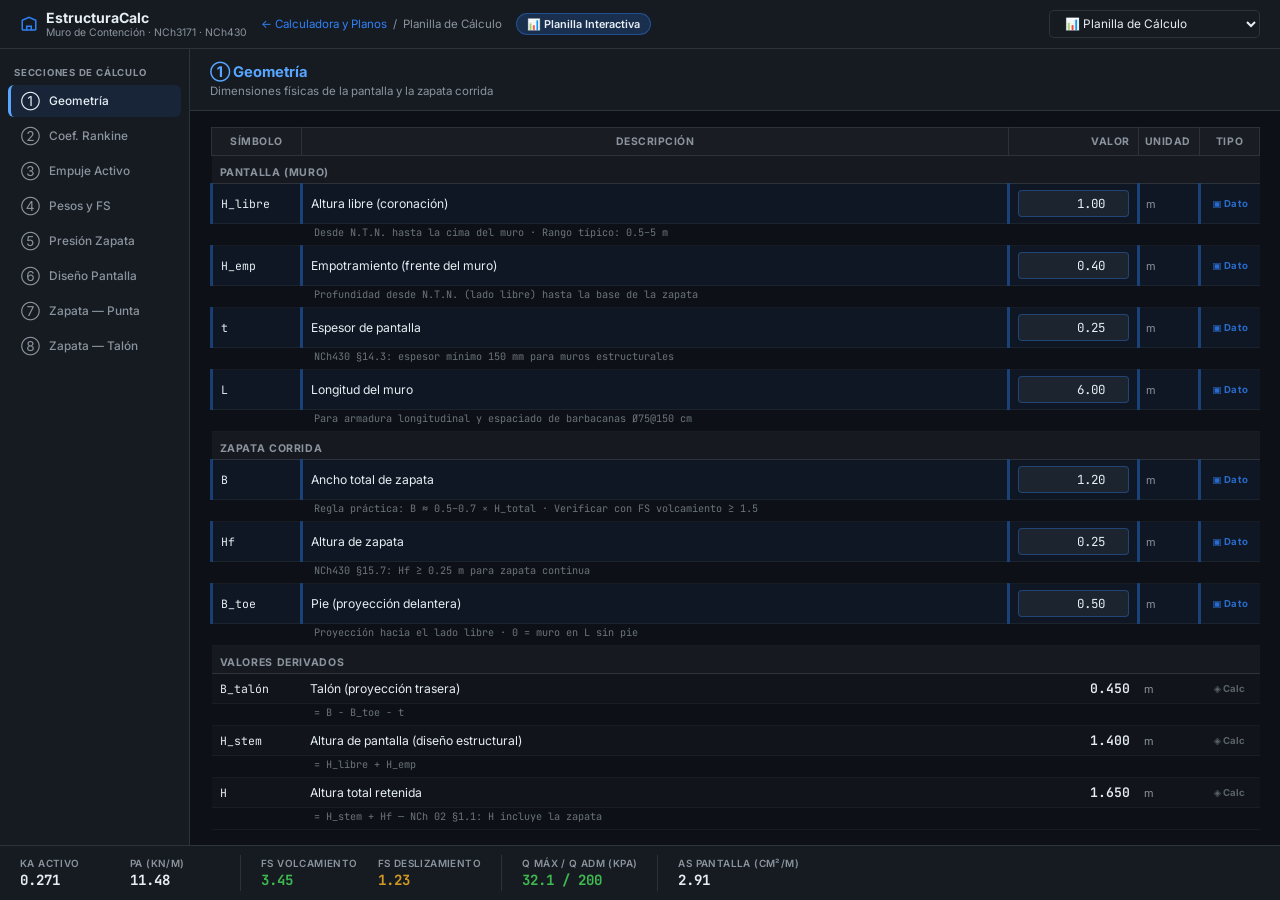
<file: planilla-calculo-muro.html>
<!DOCTYPE html>
<html lang="es">
<head>
  <meta charset="UTF-8">
  <meta name="viewport" content="width=device-width, initial-scale=1.0">
  <title>Planilla de Cálculo — Muro de Contención | EstructuraCalc</title>
  <link rel="preconnect" href="https://fonts.googleapis.com">
  <link href="https://fonts.googleapis.com/css2?family=Inter:wght@400;500;600;700;800&family=JetBrains+Mono:wght@400;600&display=swap" rel="stylesheet">
  <style>
    *, *::before, *::after { box-sizing: border-box; margin: 0; padding: 0; }

    :root {
      --bg:        #0d1117;
      --surface:   #161b22;
      --border:    rgba(48,54,61,0.9);
      --accent:    #2f81f7;
      --text:      #e6edf3;
      --muted:     #8b949e;
      --ok:        #3fb950;
      --warn:      #d29922;
      --danger:    #f85149;
      --row-input: rgba(47,129,247,0.05);
      --row-calc:  rgba(255,255,255,0.015);
      --row-sub:   rgba(255,255,255,0.04);
    }

    body {
      font-family: Inter, system-ui, sans-serif;
      background: var(--bg);
      color: var(--text);
      height: 100vh;
      overflow: hidden;
      display: flex;
      flex-direction: column;
    }

    /* ── HEADER ──────────────────────────────────────────── */
    #hdr {
      display: flex; align-items: center; gap: 14px;
      padding: 9px 20px;
      background: var(--surface);
      border-bottom: 1px solid var(--border);
      flex-shrink: 0;
    }
    #hdr .logo { display:flex; align-items:center; gap:8px; }
    #hdr .logo h1 { font-size:0.88rem; font-weight:700; }
    #hdr .logo p  { font-size:0.65rem; color:var(--muted); }
    #hdr .breadcrumb {
      font-size: 0.72rem; color: var(--muted);
      display: flex; align-items: center; gap: 6px;
    }
    #hdr .breadcrumb a { color: var(--accent); text-decoration: none; }
    #hdr .breadcrumb a:hover { text-decoration: underline; }
    #hdr .spacer { flex: 1; }
    #hdr .nav-select {
      font-size: 0.74rem; color: var(--text); background: var(--surface);
      padding: 5px 11px; border-radius: 5px; border: 1px solid var(--border);
      outline: none; cursor: pointer; font-family: inherit;
    }
    #hdr .badge-sheet {
      font-size: 0.68rem; font-weight: 600; color: #e6edf3;
      background: rgba(47,129,247,0.2); border: 1px solid rgba(47,129,247,0.4);
      padding: 3px 10px; border-radius: 12px;
    }

    /* ── APP LAYOUT ──────────────────────────────────────── */
    #app {
      display: flex; flex: 1; overflow: hidden;
    }

    /* ── SECTION NAV (left) ──────────────────────────────── */
    #section-nav {
      width: 190px; flex-shrink: 0;
      background: var(--surface);
      border-right: 1px solid var(--border);
      display: flex; flex-direction: column;
      overflow-y: auto; padding: 10px 8px;
      gap: 3px;
    }
    .nav-label {
      font-size: 0.60rem; font-weight: 700; color: var(--muted);
      text-transform: uppercase; letter-spacing: 0.08em;
      padding: 8px 6px 4px;
    }
    .nav-btn {
      display: flex; align-items: center; gap: 8px;
      padding: 8px 10px; border-radius: 6px;
      background: transparent; border: none;
      color: var(--muted); font-family: inherit;
      font-size: 0.74rem; cursor: pointer;
      text-align: left; transition: all 0.12s;
      border-left: 3px solid transparent;
    }
    .nav-btn:hover { background: rgba(255,255,255,0.05); color: var(--text); }
    .nav-btn.active {
      background: rgba(47,129,247,0.10);
      color: var(--text);
      border-left-color: var(--sec-color, var(--accent));
    }
    .nav-num {
      font-size: 0.85rem; min-width: 20px;
    }
    .nav-title { font-weight: 500; }

    /* ── SHEET WRAPPER (right) ───────────────────────────── */
    #sheet-wrapper {
      flex: 1; display: flex; flex-direction: column; overflow: hidden;
    }
    #sheet-header {
      padding: 14px 20px 12px;
      background: var(--surface);
      border-bottom: 1px solid var(--border);
      flex-shrink: 0;
    }
    #sheet-header h2 {
      font-size: 0.92rem; font-weight: 700;
      color: var(--sec-color-hdr, var(--accent));
      margin-bottom: 3px;
    }
    #sheet-header p {
      font-size: 0.72rem; color: var(--muted);
    }
    #sheet-scroll {
      flex: 1; overflow-y: auto; padding: 16px 20px;
    }

    /* ── SPREADSHEET TABLE ───────────────────────────────── */
    .sheet-table {
      width: 100%;
      border-collapse: collapse;
      font-size: 0.76rem;
    }
    .sheet-table thead th {
      padding: 7px 8px;
      background: rgba(255,255,255,0.05);
      border: 1px solid var(--border);
      font-size: 0.65rem; font-weight: 700;
      color: var(--muted); text-transform: uppercase;
      letter-spacing: 0.05em;
    }
    .col-sym   { width: 90px; }
    .col-desc  { }
    .col-val   { width: 130px; text-align: right; }
    .col-unit  { width: 60px; text-align: left; }
    .col-state { width: 60px; text-align: center; }

    /* Row types */
    .row-sub td {
      padding: 10px 8px 4px;
      background: var(--row-sub);
      border-top: 1px solid var(--border);
      border-bottom: 1px solid var(--border);
      font-size: 0.66rem; font-weight: 700;
      color: var(--muted); text-transform: uppercase;
      letter-spacing: 0.06em;
    }
    .row-input td {
      padding: 6px 8px;
      background: var(--row-input);
      border-left: 3px solid rgba(47,129,247,0.4);
      border-bottom: 1px solid rgba(48,54,61,0.4);
    }
    .row-calc td {
      padding: 6px 8px;
      background: var(--row-calc);
      border-bottom: 1px solid rgba(48,54,61,0.3);
    }
    .row-formula td {
      padding: 2px 8px 6px;
      background: transparent;
      border-bottom: 1px solid rgba(48,54,61,0.3);
    }
    .row-bool td {
      padding: 6px 8px;
      background: var(--row-calc);
      border-bottom: 1px solid rgba(48,54,61,0.4);
    }

    /* Columns */
    .col-sym code {
      font-family: 'JetBrains Mono', monospace;
      font-size: 0.72rem;
      color: var(--text);
    }
    .col-desc { color: var(--text); }
    .col-unit { color: var(--muted); font-size: 0.68rem; padding-left: 6px !important; }

    /* Input cell */
    .cell-input {
      width: 100%;
      background: rgba(255,255,255,0.06);
      border: 1px solid rgba(47,129,247,0.35);
      border-radius: 4px;
      color: var(--text);
      font-family: 'JetBrains Mono', monospace;
      font-size: 0.78rem;
      padding: 4px 8px;
      text-align: right;
      outline: none;
      transition: border-color 0.1s, background 0.1s;
    }
    .cell-input:focus {
      border-color: var(--accent);
      background: rgba(47,129,247,0.12);
      box-shadow: 0 0 0 2px rgba(47,129,247,0.2);
    }

    /* Output cell */
    .cell-output {
      font-family: 'JetBrains Mono', monospace;
      font-size: 0.82rem;
      font-weight: 600;
      color: var(--text);
      display: block;
      text-align: right;
    }
    .cell-output.val-ok     { color: var(--ok); }
    .cell-output.val-warn   { color: var(--warn); }
    .cell-output.val-danger { color: var(--danger); }

    /* Formula text */
    .formula-text {
      font-family: 'JetBrains Mono', monospace;
      font-size: 0.64rem;
      color: rgba(139,148,158,0.75);
      padding-left: 12px !important;
    }

    /* Status tags */
    .tag-input {
      font-size: 0.60rem; font-weight: 700;
      color: rgba(47,129,247,0.8);
      letter-spacing: 0.03em;
    }
    .tag-calc {
      font-size: 0.60rem; font-weight: 700;
      color: rgba(139,148,158,0.6);
    }

    /* Bool badges */
    .col-bool-result { padding: 6px 8px !important; }
    .status-badge {
      display: inline-flex; align-items: center; gap: 6px;
      padding: 4px 10px; border-radius: 5px;
      font-size: 0.72rem; font-weight: 600;
    }
    .badge-ok     { background: rgba(63,185,80,0.15);  color: var(--ok);     border: 1px solid rgba(63,185,80,0.3); }
    .badge-warn   { background: rgba(210,153,34,0.15); color: var(--warn);   border: 1px solid rgba(210,153,34,0.3); }
    .badge-danger { background: rgba(248,81,73,0.15);  color: var(--danger); border: 1px solid rgba(248,81,73,0.3); }

    /* ── KPI BAR (bottom) ────────────────────────────────── */
    #kpi-bar {
      background: var(--surface);
      border-top: 1px solid var(--border);
      padding: 9px 20px;
      display: flex; gap: 20px; align-items: center;
      flex-wrap: wrap; flex-shrink: 0;
    }
    .kpi-item { display: flex; flex-direction: column; gap: 2px; min-width: 90px; }
    .kpi-lbl  { font-size: 0.62rem; color: var(--muted); font-weight: 600; text-transform: uppercase; letter-spacing: 0.04em; }
    .kpi-val  { font-size: 0.88rem; font-family: 'JetBrains Mono', monospace; font-weight: 700; color: var(--text); }
    .kpi-val.val-ok     { color: var(--ok); }
    .kpi-val.val-warn   { color: var(--warn); }
    .kpi-val.val-danger { color: var(--danger); }
    .kpi-sep  { width: 1px; height: 36px; background: var(--border); }

    /* Scrollbar */
    ::-webkit-scrollbar { width: 5px; }
    ::-webkit-scrollbar-track { background: transparent; }
    ::-webkit-scrollbar-thumb { background: rgba(139,148,158,0.3); border-radius: 3px; }
  </style>
</head>
<body>

<!-- HEADER -->
<header id="hdr">
  <div class="logo">
    <svg width="18" height="18" fill="none" stroke="var(--accent)" stroke-width="2" viewBox="0 0 24 24">
      <path d="M3 20h18M3 20V7l9-4 9 4v13M9 20v-5h6v5"/>
    </svg>
    <div>
      <h1>EstructuraCalc</h1>
      <p>Muro de Contención · NCh3171 · NCh430</p>
    </div>
  </div>
  <div class="breadcrumb">
    <a href="muro-contencion.html">← Calculadora y Planos</a>
    <span>/</span>
    <span>Planilla de Cálculo</span>
  </div>
  <span class="badge-sheet">📊 Planilla Interactiva</span>
  <div class="spacer"></div>
  <select class="nav-select" onchange="if(this.value) window.location.href=this.value">
    <optgroup label="Hormigón Armado (Cantiléver)">
      <option value="muro-contencion.html">Calculadora y Planos</option>
      <option value="planilla-calculo-muro.html" selected>📊 Planilla de Cálculo</option>
    </optgroup>
    <option value="muro-albanileria.html">Versión: Albañilería Confinada</option>
    <option value="index.html">Volver a Adosamiento</option>
  </select>
</header>

<!-- APP -->
<div id="app">

  <!-- SECTION NAV -->
  <nav id="section-nav">
    <div class="nav-label">Secciones de Cálculo</div>
    <!-- Se genera por JS -->
  </nav>

  <!-- SHEET WRAPPER -->
  <div id="sheet-wrapper">
    <div id="sheet-header">
      <h2 id="sec-title">—</h2>
      <p id="sec-desc">—</p>
    </div>
    <div id="sheet-scroll">
      <table class="sheet-table">
        <thead>
          <tr>
            <th class="col-sym">Símbolo</th>
            <th class="col-desc">Descripción</th>
            <th class="col-val">Valor</th>
            <th class="col-unit">Unidad</th>
            <th class="col-state">Tipo</th>
          </tr>
        </thead>
        <tbody id="sheet-body">
          <!-- Se genera por JS -->
        </tbody>
      </table>
    </div>
  </div>

</div>

<!-- KPI BAR -->
<div id="kpi-bar">
  <div class="kpi-item">
    <span class="kpi-lbl">Ka activo</span>
    <span class="kpi-val" id="kpi-ka">—</span>
  </div>
  <div class="kpi-item">
    <span class="kpi-lbl">Pa (kN/m)</span>
    <span class="kpi-val" id="kpi-pa">—</span>
  </div>
  <div class="kpi-sep"></div>
  <div class="kpi-item">
    <span class="kpi-lbl">FS Volcamiento</span>
    <span class="kpi-val" id="kpi-fsv">—</span>
  </div>
  <div class="kpi-item">
    <span class="kpi-lbl">FS Deslizamiento</span>
    <span class="kpi-val" id="kpi-fsd">—</span>
  </div>
  <div class="kpi-sep"></div>
  <div class="kpi-item">
    <span class="kpi-lbl">q máx / q adm (kPa)</span>
    <span class="kpi-val" id="kpi-q">—</span>
  </div>
  <div class="kpi-sep"></div>
  <div class="kpi-item">
    <span class="kpi-lbl">As pantalla (cm²/m)</span>
    <span class="kpi-val" id="kpi-as">—</span>
  </div>
</div>

<script src="modules/retencion/state.js"></script>
<script src="modules/retencion/solver.js"></script>
<script>
// ══════════════════════════════════════════════════════════════
// SECTION DEFINITIONS
// ══════════════════════════════════════════════════════════════
//  type: 'sub'   → subheader row
//  type: 'inp'   → editable input
//  type: 'calc'  → calculated output
//  type: 'bool'  → boolean check (OK/FAIL)
//  type: 'nucleus' → nucleus check (special)
//  type: 'qcheck'  → q_max vs q_adm check

const SECTIONS = [
  {
    id: 'geo', num: '①', title: '① Geometría',
    color: '#58a6ff',
    desc: 'Dimensiones físicas de la pantalla y la zapata corrida',
    rows: [
      { type:'sub', label:'Pantalla (Muro)' },
      { type:'inp', sym:'H_libre', label:'Altura libre (coronación)',
        grp:'geometry', key:'H_libre', unit:'m', min:0.5, max:8, step:0.05,
        note:'Desde N.T.N. hasta la cima del muro · Rango típico: 0.5–5 m' },
      { type:'inp', sym:'H_emp', label:'Empotramiento (frente del muro)',
        grp:'geometry', key:'H_emp', unit:'m', min:0.1, max:3, step:0.05,
        note:'Profundidad desde N.T.N. (lado libre) hasta la base de la zapata' },
      { type:'inp', sym:'t', label:'Espesor de pantalla',
        grp:'geometry', key:'t_muro', unit:'m', min:0.12, max:1, step:0.02,
        note:'NCh430 §14.3: espesor mínimo 150 mm para muros estructurales' },
      { type:'inp', sym:'L', label:'Longitud del muro',
        grp:'geometry', key:'L', unit:'m', min:0.5, max:100, step:0.5,
        note:'Para armadura longitudinal y espaciado de barbacanas Ø75@150 cm' },
      { type:'sub', label:'Zapata Corrida' },
      { type:'inp', sym:'B', label:'Ancho total de zapata',
        grp:'geometry', key:'B_zap', unit:'m', min:0.3, max:6, step:0.05,
        note:'Regla práctica: B ≈ 0.5–0.7 × H_total · Verificar con FS volcamiento ≥ 1.5' },
      { type:'inp', sym:'Hf', label:'Altura de zapata',
        grp:'geometry', key:'Hf', unit:'m', min:0.15, max:0.8, step:0.05,
        note:'NCh430 §15.7: Hf ≥ 0.25 m para zapata continua' },
      { type:'inp', sym:'B_toe', label:'Pie (proyección delantera)',
        grp:'geometry', key:'B_toe', unit:'m', min:0, max:3, step:0.05,
        note:'Proyección hacia el lado libre · 0 = muro en L sin pie' },
      { type:'sub', label:'Valores Derivados' },
      { type:'calc', sym:'B_talón', label:'Talón (proyección trasera)',
        res:'B_talon', unit:'m', dec:3, formula:'B − B_toe − t' },
      { type:'calc', sym:'H_stem', label:'Altura de pantalla (diseño estructural)',
        res:'H_stem', unit:'m', dec:3, formula:'H_libre + H_emp' },
      { type:'calc', sym:'H', label:'Altura total retenida',
        res:'H_total', unit:'m', dec:3, formula:'H_stem + Hf  — NCh 02 §1.1: H incluye la zapata' },
    ]
  },
  {
    id:'rankine', num:'②', title:'② Coef. Rankine',
    color:'#d29922',
    desc:'Parámetros del suelo retenido y coeficientes de presión lateral',
    rows:[
      { type:'sub', label:'Propiedades del Suelo Retenido (Relleno)' },
      { type:'inp', sym:'γ', label:'Peso unitario del relleno',
        grp:'soil', key:'gamma', unit:'kN/m³', min:14, max:22, step:0.5,
        note:'Grava GP: 18–21 kN/m³ · Arena suelta: 15–18 · Arena compacta: 17–20' },
      { type:'inp', sym:'φ', label:'Ángulo de fricción interna',
        grp:'soil', key:'phi', unit:'°', min:20, max:45, step:1,
        note:'Grava GP/GW: 32–38° · Arena compacta: 30–36° · Requiere ensayo in situ' },
      { type:'inp', sym:'c', label:'Cohesión del suelo retenido',
        grp:'soil', key:'c', unit:'kPa', min:0, max:50, step:1,
        note:'Rankine puro → c = 0 (granular drenado) · Conservador para diseño final' },
      { type:'inp', sym:'N.F.', label:'Profundidad del nivel freático',
        grp:'soil', key:'NF', unit:'m', min:0, max:20, step:0.1,
        note:'Grava GP drena → N.F. profundo · Colocar barbacanas PVC Ø75 si N.F. sube' },
      { type:'sub', label:'Coeficientes Calculados (Rankine, c=0, δ=0)' },
      { type:'calc', sym:'Ka', label:'Coeficiente de empuje activo',
        res:'Ka', unit:'—', dec:4, formula:'tan²(45° − φ/2)' },
      { type:'calc', sym:'Kp', label:'Coeficiente de empuje pasivo (referencial)',
        res:'Kp', unit:'—', dec:4, formula:'tan²(45° + φ/2)  — Pp = 0 en FS_des (NCh 02 §3.2)' },
      { type:'calc', sym:'μ', label:'Rozamiento base zapata–suelo',
        res:'μ', unit:'—', dec:4, formula:'tan(⅔·φ)  — NCh3171: fricción hormigón–suelo granular' },
    ]
  },
  {
    id:'pa', num:'③', title:'③ Empuje Activo',
    color:'#f8a030',
    desc:'Diagrama de presión activa de Rankine y momento de volcamiento',
    rows:[
      { type:'sub', label:'Sobrecarga en la Coronación del Relleno' },
      { type:'inp', sym:'q', label:'Sobrecarga distribuida uniforme',
        grp:'loads', key:'qSobrecarga', unit:'kPa', min:0, max:100, step:1,
        note:'Sin carga: 0 kPa · Tráfico liviano: 5–10 · Camiones: 10–20 · Almacenamiento: 10–30' },
      { type:'sub', label:'Distribución de Presión Activa σa(z) = Ka·γ·z + Ka·q' },
      { type:'calc', sym:'σa(0)', label:'Presión activa en superficie (z = 0)',
        res:'σa_sup', unit:'kPa', dec:2, formula:'Ka · q' },
      { type:'calc', sym:'σa(H)', label:'Presión activa en base de zapata (z = H)',
        res:'σa_base', unit:'kPa', dec:1, formula:'Ka · (γ · H + q)' },
      { type:'sub', label:'Resultante del Empuje (por metro lineal)' },
      { type:'calc', sym:'Pa_tri', label:'Componente triangular (peso del suelo)',
        res:'Pa_tri', unit:'kN/m', dec:2, formula:'½ · Ka · γ · H²' },
      { type:'calc', sym:'Pa_rec', label:'Componente rectangular (sobrecarga q)',
        res:'Pa_rec', unit:'kN/m', dec:2, formula:'Ka · q · H' },
      { type:'calc', sym:'Pa', label:'Empuje activo TOTAL',
        res:'Pa', unit:'kN/m', dec:2, formula:'Pa_tri + Pa_rec' },
      { type:'calc', sym:'Pp', label:'Empuje pasivo (solo informativo)',
        res:'Pp', unit:'kN/m', dec:2, formula:'½ · Kp · γ · H_emp²  — Pp = 0 en FS_des (NCh 02 §3.2: omisión conservadora)' },
      { type:'sub', label:'Momentos de Volcamiento (respecto a punta de zapata)' },
      { type:'calc', sym:'ya_tri', label:'Brazo del triángulo de presión',
        res:'ya_tri', unit:'m', dec:3, formula:'H / 3' },
      { type:'calc', sym:'ya_rec', label:'Brazo del rectángulo de presión',
        res:'ya_rec', unit:'m', dec:3, formula:'H / 2' },
      { type:'calc', sym:'Mo', label:'Momento de volcamiento sobre la punta',
        res:'Mo', unit:'kN·m/m', dec:2, formula:'Pa_tri · ya_tri + Pa_rec · ya_rec' },
    ]
  },
  {
    id:'pesos', num:'④', title:'④ Pesos y FS',
    color:'#9a80f0',
    desc:'Pesos propios, momento resistente y factores de seguridad geotécnicos',
    rows:[
      { type:'sub', label:'Material Hormigón Armado' },
      { type:'inp', sym:'γc', label:'Peso unitario del hormigón armado',
        grp:'materials', key:'gc', unit:'kN/m³', min:23, max:27, step:0.5,
        note:'Hormigón armado normal: 24–25 kN/m³ (NCh170 Of.1985)' },
      { type:'sub', label:'Pesos por Metro Lineal de Muro (W = γ · V)' },
      { type:'calc', sym:'W₁', label:'Peso de la pantalla de hormigón',
        res:'W_pantalla', unit:'kN/m', dec:2, formula:'γc · t · H_stem' },
      { type:'calc', sym:'W₂', label:'Peso de la zapata corrida',
        res:'W_zapata', unit:'kN/m', dec:2, formula:'γc · B · Hf' },
      { type:'calc', sym:'W₃', label:'Peso del suelo sobre el talón',
        res:'W_suelo', unit:'kN/m', dec:2, formula:'γ · B_talón · H_stem' },
      { type:'calc', sym:'W₄', label:'Peso de sobrecarga sobre el talón',
        res:'W_sc', unit:'kN/m', dec:2, formula:'q · B_talón' },
      { type:'calc', sym:'N', label:'Resultante vertical total',
        res:'N', unit:'kN/m', dec:2, formula:'W₁ + W₂ + W₃ + W₄' },
      { type:'sub', label:'Momento Resistente (respecto a punta de zapata)' },
      { type:'calc', sym:'Mr', label:'Momento resistente al volcamiento',
        res:'Mr', unit:'kN·m/m', dec:2, formula:'W₁·x₁ + W₂·x₂ + W₃·x₃  — Σ(W_i · brazo_i)' },
      { type:'sub', label:'Factores de Seguridad (NCh3171 §6)  — mínimo requerido: 1.50' },
      { type:'calc', sym:'FS_vol', label:'Factor de seguridad al volcamiento',
        res:'FS_volcamiento', unit:'—', dec:2,
        formula:'Mr / Mo  — FS ≥ 1.5 (estático)', fsThresh:true },
      { type:'calc', sym:'FS_des', label:'Factor de seguridad al deslizamiento',
        res:'FS_deslizamiento', unit:'—', dec:2,
        formula:'(μ · N) / Pa  — Pp = 0 (NCh 02 §3.2)  — FS ≥ 1.5 (estático)', fsThresh:true },
    ]
  },
  {
    id:'presion', num:'⑤', title:'⑤ Presión Zapata',
    color:'#58a6ff',
    desc:'Distribución de presiones bajo la zapata y verificación capacidad portante',
    rows:[
      { type:'sub', label:'Capacidad Portante del Sello de Fundación' },
      { type:'inp', sym:'q_adm', label:'Presión admisible (pre-mecánica suelos)',
        grp:'soil', key:'qAdm', unit:'kPa', min:50, max:1000, step:10,
        note:'CBR 80%: ~150–250 kPa · Roca: 500–2000 kPa · Requiere estudio mecánica de suelos' },
      { type:'inp', sym:'CBR', label:'Índice CBR de la base (solo referencial)',
        grp:'soil', key:'cbr', unit:'%', min:5, max:100, step:5,
        note:'Solo para diseño preliminar · Confirmar con ensayo Proctor y CBR in situ' },
      { type:'sub', label:'Posición de la Resultante' },
      { type:'calc', sym:'xR', label:'Posición de la resultante N (desde punta)',
        res:'xR', unit:'m', dec:3, formula:'(Mr − Mo) / N' },
      { type:'calc', sym:'e', label:'Excentricidad de la resultante',
        res:'e', unit:'m', dec:3, formula:'B/2 − xR  — negativa: resultante hacia el talón' },
      { type:'calc', sym:'e_max', label:'Excentricidad máxima (núcleo central)',
        res:'e_max', unit:'m', dec:3, formula:'B / 6  — tercio central de la zapata' },
      { type:'nucleus', sym:'○', label:'Verificación posición en el núcleo central' },
      { type:'sub', label:'Distribución de Presiones bajo Zapata  — q(x)' },
      { type:'calc', sym:'q_punta', label:'Presión en la punta (extremo delantero)',
        res:'q_punta', unit:'kPa', dec:1,
        formula:'(N/B) · (1 + 6|e|/B)  — Dentro del núcleo: distribución trapezoidal' },
      { type:'calc', sym:'q_talón', label:'Presión en el talón (extremo posterior)',
        res:'q_talon', unit:'kPa', dec:1,
        formula:'(N/B) · (1 − 6|e|/B)  — Fuera del núcleo: triángulo Meyerhof (q_talón = 0)' },
      { type:'qcheck', sym:'✓', label:'Verificación capacidad portante (q_máx ≤ q_adm)' },
    ]
  },
  {
    id:'pantalla', num:'⑥', title:'⑥ Diseño Pantalla',
    color:'#9a80f0',
    desc:'Diseño a flexión y corte de la pantalla — voladizo en base (NCh430 §3)',
    rows:[
      { type:'sub', label:'Materiales (NCh430 Of.2008)' },
      { type:'inp', sym:"f'c", label:'Resistencia hormigón a compresión',
        grp:'materials', key:'fc', unit:'MPa', min:17, max:50, step:1,
        note:"NCh430: f'c mínimo 17 MPa · Exposición suelo: recomendado ≥ 25 MPa (H25)" },
      { type:'inp', sym:'fy', label:'Límite de fluencia del acero',
        grp:'materials', key:'fy', unit:'MPa', min:420, max:420, step:1,
        note:'Acero A630-420H (NCh204): fy = 420 MPa — único grado habilitado en NCh430' },
      { type:'inp', sym:'rec₁', label:'Recubrimiento pantalla (lado retenido)',
        grp:'materials', key:'rec_pant', unit:'cm', min:4, max:8, step:0.5,
        factor:100, storeFactor:0.01,
        note:'NCh430 §7.7: con encofrado = 40 mm mínimo · Exposición suelo: 75 mm' },
      { type:'sub', label:'Geometría de la Sección Transversal' },
      { type:'calc', sym:'d', label:'Peralte efectivo de la pantalla',
        res:'d_stem_cm', unit:'cm', dec:1,
        formula:'t − rec₁ − Ø_barra/2  — barra estimada Ø12 mm' },
      { type:'sub', label:'Solicitaciones en Base de Pantalla (Sección Crítica)' },
      { type:'calc', sym:'M_serv', label:'Momento flector de servicio',
        res:'M_base', unit:'kN·m/m', dec:2,
        formula:'½·Ka·γ·H_stem³/3 + Ka·q·H_stem²/2' },
      { type:'calc', sym:'Mu', label:'Momento último LRFD',
        res:'Mu_stem', unit:'kN·m/m', dec:2,
        formula:'1.6 × M_serv  — NCh430 §9.2.1: factor carga H (empuje suelo) = 1.6' },
      { type:'calc', sym:'Vu', label:'Cortante último LRFD',
        res:'Vu_stem', unit:'kN/m', dec:2,
        formula:'1.6 × V_serv' },
      { type:'sub', label:'Diseño de Armadura Vertical B1 (NCh430 §9.3)' },
      { type:'calc', sym:'As_req', label:'Armadura vertical requerida (pantalla)',
        res:'As_req', unit:'cm²/m', dec:2,
        formula:'ρ · d · 1000  — ρ = max(ρ_req, ρ_min = 0.0015)  — barra cara retenida' },
      { type:'sub', label:'Verificación de Corte sin Estribos (φVc ≥ Vu)' },
      { type:'calc', sym:'φVc', label:'Resistencia a corte del hormigón',
        res:'φVc_stem', unit:'kN/m', dec:2,
        formula:"0.75 × 0.17 × √f'c × 1000 × d  — NCh430 §11.2.1" },
      { type:'bool', sym:'○', label:'Verificación corte pantalla (sin estribos)',
        boolKey:'shear_ok_stem',
        okLabel:'✓ φVc ≥ Vu — Sin estribos requeridos',
        failLabel:'✗ φVc < Vu — Aumentar espesor de pantalla t' },
    ]
  },
  {
    id:'punta', num:'⑦', title:'⑦ Zapata — Punta',
    color:'#f8a030',
    desc:'Diseño del pie de zapata como voladizo ascendente (NCh430 §4.1)',
    rows:[
      { type:'sub', label:'Recubrimiento Zapata' },
      { type:'inp', sym:'rec_zap', label:'Recubrimiento base de zapata',
        grp:'materials', key:'rec', unit:'cm', min:5, max:10, step:0.5,
        factor:100, storeFactor:0.01,
        note:'NCh430 §7.7: contacto directo con suelo → 75 mm mínimo' },
      { type:'sub', label:'Geometría de la Sección de Zapata' },
      { type:'calc', sym:'d_zap', label:'Peralte efectivo de la zapata',
        res:'d_zap_cm', unit:'cm', dec:1,
        formula:'Hf − rec_zap − Ø_barra/2  — barra estimada Ø12 mm' },
      { type:'sub', label:'Solicitaciones Punta (Carga Neta Ascendente)' },
      { type:'calc', sym:'w₀', label:'Carga neta en punta (x = 0)',
        res:'w_toe_0', unit:'kPa', dec:1,
        formula:'q_punta − γc · Hf  — neto ascendente descontando peso zapata' },
      { type:'calc', sym:'wA', label:'Carga neta en cara anterior pantalla',
        res:'w_toe_A', unit:'kPa', dec:1,
        formula:'q(B_toe) − γc · Hf' },
      { type:'calc', sym:'Mu_pie', label:'Momento último en cara anterior (LRFD)',
        res:'Mu_toe', unit:'kN·m/m', dec:2,
        formula:'1.6 × (B_toe²/6) × (2w₀ + wA)' },
      { type:'sub', label:'Diseño Armadura Inferior Punta — Barra B3' },
      { type:'calc', sym:'As_punta', label:'Armadura inferior punta (cara inferior)',
        res:'As_toe', unit:'cm²/m', dec:2,
        formula:'ρ · d_zap · 1000  — ρ = max(ρ_req, ρ_min = 0.0018)' },
      { type:'sub', label:'Verificación de Corte Punta' },
      { type:'calc', sym:'φVc_zap', label:'Resistencia a corte de la zapata',
        res:'φVc_zap', unit:'kN/m', dec:2,
        formula:"0.75 × 0.17 × √f'c × 1000 × d_zap" },
      { type:'calc', sym:'Vu_pie', label:'Cortante último en punta (a distancia d)',
        res:'Vu_toe', unit:'kN/m', dec:2,
        formula:'1.6 × V_serv  — sección crítica a d de la cara anterior' },
      { type:'bool', sym:'○', label:'Verificación corte zapata — punta',
        boolKey:'shear_ok_toe',
        okLabel:'✓ φVc ≥ Vu — Sección conforme',
        failLabel:'✗ φVc < Vu — Aumentar Hf o reducir B_toe' },
    ]
  },
  {
    id:'talon', num:'⑧', title:'⑧ Zapata — Talón',
    color:'#3fb950',
    desc:'Diseño del talón de zapata como voladizo descendente (NCh430 §4.2)',
    rows:[
      { type:'sub', label:'Cargas en el Talón (Resultante Neta Descendente)' },
      { type:'calc', sym:'w↓', label:'Carga descendente total sobre el talón',
        res:'w_down', unit:'kPa', dec:1,
        formula:'γ · H_stem + γc · Hf + q  — suelo + zapata + sobrecarga' },
      { type:'calc', sym:'w_B', label:'Carga neta en cara posterior de pantalla',
        res:'w_heel_B', unit:'kPa', dec:1,
        formula:'w↓ − q(cara_posterior)  — descontando presión ascendente suelo' },
      { type:'calc', sym:'w_T', label:'Carga neta en extremo del talón',
        res:'w_heel_T', unit:'kPa', dec:1,
        formula:'w↓ − q_talón' },
      { type:'calc', sym:'Mu_talón', label:'Momento último en cara posterior (LRFD)',
        res:'Mu_heel', unit:'kN·m/m', dec:2,
        formula:'1.6 × (B_talón²/6) × (w_B + 2·w_T)' },
      { type:'sub', label:'Diseño Armadura Superior Talón — Barra B4' },
      { type:'calc', sym:'As_talón', label:'Armadura superior talón (cara superior)',
        res:'As_heel', unit:'cm²/m', dec:2,
        formula:'ρ · d_zap · 1000  — ρ = max(ρ_req, ρ_min = 0.0018)' },
      { type:'sub', label:'Verificación de Corte Talón' },
      { type:'calc', sym:'Vu_talón', label:'Cortante último en talón (a distancia d)',
        res:'Vu_heel', unit:'kN/m', dec:2,
        formula:'1.6 × (w_B + w_T)/2 × B_talón' },
      { type:'bool', sym:'○', label:'Verificación corte zapata — talón',
        boolKey:'shear_ok_heel',
        okLabel:'✓ φVc ≥ Vu — Sección conforme',
        failLabel:'✗ φVc < Vu — Aumentar Hf o reducir B_talón' },
    ]
  },
];

// ══════════════════════════════════════════════════════════════
// STATE
// ══════════════════════════════════════════════════════════════
let activeIdx = 0;

function calcRes() {
  const res = RWSolver.run(RW);
  // Derived display fields
  res.d_stem_cm = res.d_stem * 100;
  res.d_zap_cm  = res.d_zap  * 100;
  RW.results = res;
  return res;
}

// ══════════════════════════════════════════════════════════════
// RENDER NAV
// ══════════════════════════════════════════════════════════════
function renderNav() {
  const nav = document.getElementById('section-nav');
  nav.innerHTML = '<div class="nav-label">Secciones de Cálculo</div>' +
    SECTIONS.map((s, i) => `
      <button class="nav-btn ${i === activeIdx ? 'active' : ''}"
              style="--sec-color:${s.color}"
              onclick="switchSection(${i})">
        <span class="nav-num">${s.num}</span>
        <span class="nav-title">${s.title.replace(s.num + ' ', '')}</span>
      </button>
    `).join('');
}

// ══════════════════════════════════════════════════════════════
// RENDER SECTION TABLE
// ══════════════════════════════════════════════════════════════
function renderSection(idx) {
  const sec = SECTIONS[idx];
  const res = calcRes();

  // Update header
  document.getElementById('sec-title').textContent = sec.title;
  document.getElementById('sec-title').style.color = sec.color;
  document.getElementById('sec-desc').textContent = sec.desc;

  let rows = '';
  for (const row of sec.rows) {

    if (row.type === 'sub') {
      rows += `<tr class="row-sub"><td colspan="5">${row.label}</td></tr>`;
      continue;
    }

    if (row.type === 'inp') {
      const factor = row.factor || 1;
      const storeFactor = row.storeFactor || 1;
      const rawVal = RW[row.grp][row.key];
      const dispVal = (rawVal * factor).toFixed(row.dec !== undefined ? row.dec : 2);
      rows += `
        <tr class="row-input">
          <td class="col-sym"><code>${row.sym}</code></td>
          <td class="col-desc">${row.label}</td>
          <td class="col-val">
            <input class="cell-input" type="number"
                   value="${dispVal}"
                   step="${row.step || 'any'}"
                   min="${row.min !== undefined ? row.min : ''}"
                   max="${row.max !== undefined ? row.max : ''}"
                   data-grp="${row.grp}" data-key="${row.key}"
                   data-store="${storeFactor}"
                   oninput="handleInput(this)">
          </td>
          <td class="col-unit">${row.unit}</td>
          <td class="col-state tag-input">▣ Dato</td>
        </tr>
        ${row.note ? `<tr class="row-formula"><td></td><td colspan="4" class="formula-text">${row.note}</td></tr>` : ''}
      `;
      continue;
    }

    if (row.type === 'calc') {
      const val = res[row.res];
      const dec = row.dec !== undefined ? row.dec : 2;
      const dispVal = (val !== undefined && isFinite(val)) ? val.toFixed(dec) : '—';
      const fsClass = row.fsThresh ? ' ' + getFsClass(val) : '';
      rows += `
        <tr class="row-calc">
          <td class="col-sym"><code>${row.sym}</code></td>
          <td class="col-desc">${row.label}</td>
          <td class="col-val">
            <span class="cell-output${fsClass}"
                  data-res="${row.res}" data-dec="${dec}"
                  ${row.fsThresh ? 'data-fs="1"' : ''}>${dispVal}</span>
          </td>
          <td class="col-unit">${row.unit}</td>
          <td class="col-state tag-calc">◈ Calc</td>
        </tr>
        <tr class="row-formula"><td></td><td colspan="4" class="formula-text">= ${row.formula}</td></tr>
      `;
      continue;
    }

    if (row.type === 'bool') {
      const val = res[row.boolKey];
      const cls = val ? 'badge-ok' : 'badge-danger';
      const txt = val ? row.okLabel : row.failLabel;
      rows += `
        <tr class="row-bool">
          <td class="col-sym"><code>${row.sym}</code></td>
          <td class="col-desc">${row.label}</td>
          <td colspan="3" class="col-bool-result">
            <span class="status-badge ${cls}"
                  data-bool="${row.boolKey}"
                  data-ok="${row.okLabel}"
                  data-fail="${row.failLabel}">${txt}</span>
          </td>
        </tr>
      `;
      continue;
    }

    if (row.type === 'nucleus') {
      const inside = Math.abs(res.e) <= res.e_max;
      rows += `
        <tr class="row-bool">
          <td class="col-sym"><code>${row.sym}</code></td>
          <td class="col-desc">${row.label}</td>
          <td colspan="3" class="col-bool-result">
            <span class="status-badge ${inside ? 'badge-ok' : 'badge-danger'}" data-nucleus="1">
              ${inside
                ? '✓ Dentro del núcleo central — distribución trapezoidal'
                : '✗ Fuera del núcleo central — distribución triangular (Meyerhof, q_talón = 0)'}
            </span>
          </td>
        </tr>
      `;
      continue;
    }

    if (row.type === 'qcheck') {
      const qMax = Math.max(res.q_punta, res.q_talon);
      const qAdm = RW.soil.qAdm;
      const ok   = qMax <= qAdm;
      rows += `
        <tr class="row-bool">
          <td class="col-sym"><code>${row.sym}</code></td>
          <td class="col-desc">${row.label}</td>
          <td colspan="3" class="col-bool-result">
            <span class="status-badge ${ok ? 'badge-ok' : 'badge-danger'}" data-qcheck="1">
              ${ok
                ? `✓ q_máx = ${qMax.toFixed(1)} kPa ≤ q_adm = ${qAdm} kPa`
                : `✗ q_máx = ${qMax.toFixed(1)} kPa > q_adm = ${qAdm} kPa — Revisar geometría`}
            </span>
          </td>
        </tr>
      `;
      continue;
    }
  }

  document.getElementById('sheet-body').innerHTML = rows;
  document.getElementById('sheet-scroll').scrollTop = 0;
  updateKPIBar(res);
}

// ══════════════════════════════════════════════════════════════
// INPUT HANDLER — solo actualiza outputs, input mantiene foco
// ══════════════════════════════════════════════════════════════
function handleInput(el) {
  const grp   = el.dataset.grp;
  const key   = el.dataset.key;
  const store = parseFloat(el.dataset.store) || 1;
  const val   = parseFloat(el.value);
  if (isNaN(val)) return;

  RW[grp][key] = val * store;
  const res = calcRes();
  updateOutputs(res);
  updateKPIBar(res);
}

// ══════════════════════════════════════════════════════════════
// UPDATE OUTPUTS (sin re-renderizar inputs)
// ══════════════════════════════════════════════════════════════
function updateOutputs(res) {
  // Celdas calculadas
  document.querySelectorAll('[data-res]').forEach(el => {
    const key = el.dataset.res;
    const dec = parseInt(el.dataset.dec ?? '2');
    const val = res[key];
    if (val === undefined || val === null) return;
    el.textContent = isFinite(val) ? val.toFixed(dec) : '∞';
    if (el.dataset.fs) {
      el.className = 'cell-output ' + getFsClass(val);
    }
  });

  // Bool badges
  document.querySelectorAll('[data-bool]').forEach(el => {
    const key = el.dataset.bool;
    const val = res[key];
    if (val === undefined) return;
    el.className = 'status-badge ' + (val ? 'badge-ok' : 'badge-danger');
    el.textContent = val ? el.dataset.ok : el.dataset.fail;
  });

  // Nucleus check
  document.querySelectorAll('[data-nucleus]').forEach(el => {
    const inside = Math.abs(res.e) <= res.e_max;
    el.className = 'status-badge ' + (inside ? 'badge-ok' : 'badge-danger');
    el.textContent = inside
      ? '✓ Dentro del núcleo central — distribución trapezoidal'
      : '✗ Fuera del núcleo central — distribución triangular (Meyerhof, q_talón = 0)';
  });

  // Q portante check
  document.querySelectorAll('[data-qcheck]').forEach(el => {
    const qMax = Math.max(res.q_punta, res.q_talon);
    const qAdm = RW.soil.qAdm;
    const ok   = qMax <= qAdm;
    el.className = 'status-badge ' + (ok ? 'badge-ok' : 'badge-danger');
    el.textContent = ok
      ? `✓ q_máx = ${qMax.toFixed(1)} kPa ≤ q_adm = ${qAdm} kPa`
      : `✗ q_máx = ${qMax.toFixed(1)} kPa > q_adm = ${qAdm} kPa — Revisar geometría`;
  });
}

// ══════════════════════════════════════════════════════════════
// KPI BAR
// ══════════════════════════════════════════════════════════════
function updateKPIBar(res) {
  const fsv  = res.FS_volcamiento;
  const fsd  = res.FS_deslizamiento;
  const qMax = Math.max(res.q_punta, res.q_talon);
  const qAdm = RW.soil.qAdm;

  const set = (id, txt, cls) => {
    const el = document.getElementById(id);
    if (el) { el.textContent = txt; el.className = 'kpi-val ' + (cls||''); }
  };

  set('kpi-ka',  res.Ka.toFixed(3));
  set('kpi-pa',  res.Pa.toFixed(2));
  set('kpi-fsv', isFinite(fsv) ? fsv.toFixed(2) : '∞', getFsClass(fsv));
  set('kpi-fsd', isFinite(fsd) ? fsd.toFixed(2) : '∞', getFsClass(fsd));
  set('kpi-q',   `${qMax.toFixed(1)} / ${qAdm}`, qMax <= qAdm ? 'val-ok' : 'val-danger');
  set('kpi-as',  res.As_req.toFixed(2));
}

function getFsClass(v) {
  return v >= 1.5 ? 'val-ok' : v >= 1.2 ? 'val-warn' : 'val-danger';
}

// ══════════════════════════════════════════════════════════════
// NAVIGATION
// ══════════════════════════════════════════════════════════════
function switchSection(idx) {
  activeIdx = idx;
  renderNav();
  renderSection(idx);
}

// ══════════════════════════════════════════════════════════════
// INIT
// ══════════════════════════════════════════════════════════════
document.addEventListener('DOMContentLoaded', () => {
  renderNav();
  renderSection(0);
});
</script>
</body>
</html>
</file>
